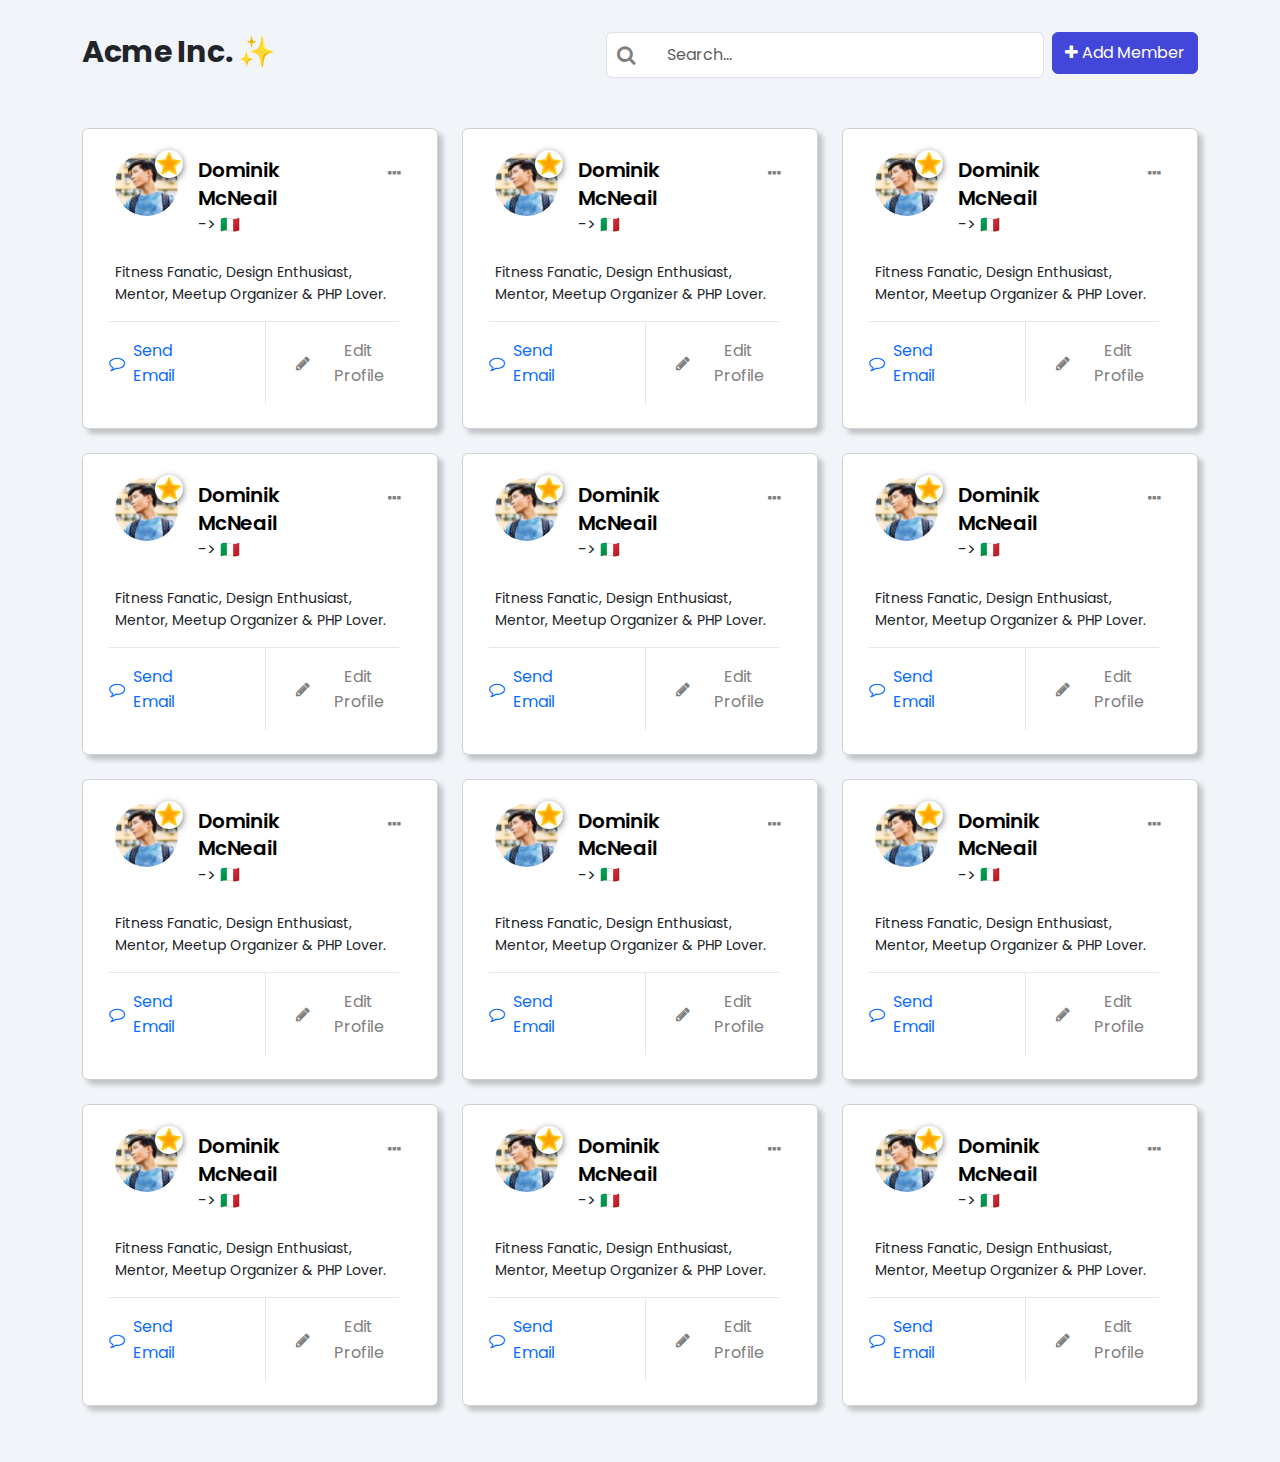
<file: dashboard/index.html>
<!DOCTYPE html>
<html lang="en">
    <head>
        <meta charset="UTF-8" />
        <meta http-equiv="X-UA-Compatible" content="IE=edge" />
        <meta name="viewport" content="width=device-width, initial-scale=1.0" />
        <!-- Latest compiled and minified CSS -->
        <link href="https://cdn.jsdelivr.net/npm/bootstrap@5.1.3/dist/css/bootstrap.min.css" rel="stylesheet" />
        <link rel="stylesheet" href="https://cdnjs.cloudflare.com/ajax/libs/font-awesome/4.7.0/css/font-awesome.min.css" />
        <link rel="stylesheet" href="./Assets/css/style.css" />
        <title>Dashboard</title>
    </head>
    <body>
        <section class="main-card-content">
            <div class="container">
                <div class="main-header">
                    <div class="header-title mb-3">
                        <h1>Acme Inc. ✨</h1>
                    </div>
                    <div class="header-fb">
                        <div class="header-form">
                            <form class="form-data">
                                <label for="action-search" class="label-search">Search</label>
                                <input id="action-search" class="form-control" type="search" placeholder="Search…" />
                                <button class="fa fa-search" type="submit" aria-label="Search"></button>
                            </form>
                        </div>
                        <div class="add-button">
                            <button class="btn"><span class="fa fa-plus"></span> <span> Add Member</span></button>
                        </div>
                    </div>
                </div>
                <div class="main-card">
                    <div class="row">
                        <div class="col-md-4 mb-4">
                            <div class="card">
                                <div class="card-body">
                                    <div class="card-header">
                                        <div class="card-images">
                                            <a href="#" class="image-link">
                                                <div class="star-img">
                                                    <img src="./Assets/images/star.png" class="img-fluid" />
                                                </div>
                                                <img src="./Assets/images/user-01.jpg" class="img-fluid rounded-circle" width="64" height="64" alt="User 01" />
                                            </a>
                                        </div>
                                        <div class="card-header-title">
                                            <a href="#">
                                                <h2 class="justify-content-center">Dominik McNeail</h2>
                                            </a>
                                            <div class="d-flex align-items-center"><span class="text-sm me-1">-&gt;</span> <span>🇮🇹</span></div>
                                        </div>
                                        <div class="dropdown-option">
                                            <span class="fa fa-ellipsis-h"></span>
                                            <div class="option">
                                                <ul class="list-unstyled">
                                                    <li>
                                                        <a>Option 1</a>
                                                    </li>
                                                    <li>
                                                        <a>Option 2</a>
                                                    </li>
                                                    <li>
                                                        <a class="text-danger text-decoration-none">Remove</a>
                                                    </li>
                                                </ul>
                                            </div>
                                        </div>
                                    </div>
                                    <div class="card-text">
                                        <div class="text-sm">
                                            Fitness Fanatic, Design Enthusiast, Mentor, Meetup Organizer & PHP Lover.
                                        </div>
                                    </div>
                                    <div class="card-footer">
                                        <div class="footer-button">
                                            <a href="#" class="text-decoration-none text-sm">
                                                <div class="d-flex align-items-center pt-3 pb-3 message"><span class="fa fa-comment-o me-2"></span> Send Email</div>
                                            </a>
                                            <a href="#" class="text-decoration-none text-sm">
                                                <div class="d-flex align-items-center pt-3 pb-3 profile"><span class="fa fa-pencil me-2"></span> Edit Profile</div>
                                            </a>
                                        </div>
                                    </div>
                                </div>
                            </div>
                        </div>
                        <div class="col-md-4 mb-4">
                            <div class="card">
                                <div class="card-body">
                                    <div class="card-header">
                                        <div class="card-images">
                                            <a href="#" class="image-link">
                                                <div class="star-img">
                                                    <img src="./Assets/images/star.png" class="img-fluid" />
                                                </div>
                                                <img src="./Assets/images/user-01.jpg" class="img-fluid" width="64" height="64" alt="User 01" />
                                            </a>
                                        </div>
                                        <div class="card-header-title">
                                            <a href="#">
                                                <h2 class="justify-content-center">Dominik McNeail</h2>
                                            </a>
                                            <div class="d-flex align-items-center"><span class="text-sm me-1">-&gt;</span> <span>🇮🇹</span></div>
                                        </div>
                                        <div class="dropdown-option">
                                            <span class="fa fa-ellipsis-h"></span>
                                            <div class="option">
                                                <ul class="list-unstyled">
                                                    <li>
                                                        <a>Option 1</a>
                                                    </li>
                                                    <li>
                                                        <a>Option 2</a>
                                                    </li>
                                                    <li>
                                                        <a class="text-danger text-decoration-none">Remove</a>
                                                    </li>
                                                </ul>
                                            </div>
                                        </div>
                                    </div>
                                    <div class="card-text">
                                        <div class="text-sm">
                                            Fitness Fanatic, Design Enthusiast, Mentor, Meetup Organizer & PHP Lover.
                                        </div>
                                    </div>
                                    <div class="card-footer">
                                        <div class="footer-button">
                                            <a href="#" class="text-decoration-none text-sm">
                                                <div class="d-flex align-items-center pt-3 pb-3 message"><span class="fa fa-comment-o me-2"></span> Send Email</div>
                                            </a>
                                            <a href="#" class="text-decoration-none text-sm">
                                                <div class="d-flex align-items-center pt-3 pb-3 profile"><span class="fa fa-pencil me-2"></span> Edit Profile</div>
                                            </a>
                                        </div>
                                    </div>
                                </div>
                            </div>
                        </div>
                        <div class="col-md-4 mb-4">
                            <div class="card">
                                <div class="card-body">
                                    <div class="card-header">
                                        <div class="card-images">
                                            <a href="#" class="image-link">
                                                <div class="star-img">
                                                    <img src="./Assets/images/star.png" class="img-fluid" />
                                                </div>
                                                <img src="./Assets/images/user-01.jpg" class="img-fluid" width="64" height="64" alt="User 01" />
                                            </a>
                                        </div>
                                        <div class="card-header-title">
                                            <a href="#">
                                                <h2 class="justify-content-center">Dominik McNeail</h2>
                                            </a>
                                            <div class="d-flex align-items-center"><span class="text-sm me-1">-&gt;</span> <span>🇮🇹</span></div>
                                        </div>
                                        <div class="dropdown-option">
                                            <span class="fa fa-ellipsis-h"></span>
                                            <div class="option">
                                                <ul class="list-unstyled">
                                                    <li>
                                                        <a>Option 1</a>
                                                    </li>
                                                    <li>
                                                        <a>Option 2</a>
                                                    </li>
                                                    <li>
                                                        <a class="text-danger text-decoration-none">Remove</a>
                                                    </li>
                                                </ul>
                                            </div>
                                        </div>
                                    </div>
                                    <div class="card-text">
                                        <div class="text-sm">
                                            Fitness Fanatic, Design Enthusiast, Mentor, Meetup Organizer & PHP Lover.
                                        </div>
                                    </div>
                                    <div class="card-footer">
                                        <div class="footer-button">
                                            <a href="#" class="text-decoration-none text-sm">
                                                <div class="d-flex align-items-center pt-3 pb-3 message"><span class="fa fa-comment-o me-2"></span> Send Email</div>
                                            </a>
                                            <a href="#" class="text-decoration-none text-sm">
                                                <div class="d-flex align-items-center pt-3 pb-3 profile"><span class="fa fa-pencil me-2"></span> Edit Profile</div>
                                            </a>
                                        </div>
                                    </div>
                                </div>
                            </div>
                        </div>
                        <div class="col-md-4 mb-4">
                            <div class="card">
                                <div class="card-body">
                                    <div class="card-header">
                                        <div class="card-images">
                                            <a href="#" class="image-link">
                                                <div class="star-img">
                                                    <img src="./Assets/images/star.png" class="img-fluid" />
                                                </div>
                                                <img src="./Assets/images/user-01.jpg" class="img-fluid" width="64" height="64" alt="User 01" />
                                            </a>
                                        </div>
                                        <div class="card-header-title">
                                            <a href="#">
                                                <h2 class="justify-content-center">Dominik McNeail</h2>
                                            </a>
                                            <div class="d-flex align-items-center"><span class="text-sm me-1">-&gt;</span> <span>🇮🇹</span></div>
                                        </div>
                                        <div class="dropdown-option">
                                            <span class="fa fa-ellipsis-h"></span>
                                            <div class="option">
                                                <ul class="list-unstyled">
                                                    <li>
                                                        <a>Option 1</a>
                                                    </li>
                                                    <li>
                                                        <a>Option 2</a>
                                                    </li>
                                                    <li>
                                                        <a class="text-danger text-decoration-none">Remove</a>
                                                    </li>
                                                </ul>
                                            </div>
                                        </div>
                                    </div>
                                    <div class="card-text">
                                        <div class="text-sm">
                                            Fitness Fanatic, Design Enthusiast, Mentor, Meetup Organizer & PHP Lover.
                                        </div>
                                    </div>
                                    <div class="card-footer">
                                        <div class="footer-button">
                                            <a href="#" class="text-decoration-none text-sm">
                                                <div class="d-flex align-items-center pt-3 pb-3 message"><span class="fa fa-comment-o me-2"></span> Send Email</div>
                                            </a>
                                            <a href="#" class="text-decoration-none text-sm">
                                                <div class="d-flex align-items-center pt-3 pb-3 profile"><span class="fa fa-pencil me-2"></span> Edit Profile</div>
                                            </a>
                                        </div>
                                    </div>
                                </div>
                            </div>
                        </div>
                        <div class="col-md-4 mb-4">
                            <div class="card">
                                <div class="card-body">
                                    <div class="card-header">
                                        <div class="card-images">
                                            <a href="#" class="image-link">
                                                <div class="star-img">
                                                    <img src="./Assets/images/star.png" class="img-fluid" />
                                                </div>
                                                <img src="./Assets/images/user-01.jpg" class="img-fluid" width="64" height="64" alt="User 01" />
                                            </a>
                                        </div>
                                        <div class="card-header-title">
                                            <a href="#">
                                                <h2 class="justify-content-center">Dominik McNeail</h2>
                                            </a>
                                            <div class="d-flex align-items-center"><span class="text-sm me-1">-&gt;</span> <span>🇮🇹</span></div>
                                        </div>
                                        <div class="dropdown-option">
                                            <span class="fa fa-ellipsis-h"></span>
                                            <div class="option">
                                                <ul class="list-unstyled">
                                                    <li>
                                                        <a>Option 1</a>
                                                    </li>
                                                    <li>
                                                        <a>Option 2</a>
                                                    </li>
                                                    <li>
                                                        <a class="text-danger text-decoration-none">Remove</a>
                                                    </li>
                                                </ul>
                                            </div>
                                        </div>
                                    </div>
                                    <div class="card-text">
                                        <div class="text-sm">
                                            Fitness Fanatic, Design Enthusiast, Mentor, Meetup Organizer & PHP Lover.
                                        </div>
                                    </div>
                                    <div class="card-footer">
                                        <div class="footer-button">
                                            <a href="#" class="text-decoration-none text-sm">
                                                <div class="d-flex align-items-center pt-3 pb-3 message"><span class="fa fa-comment-o me-2"></span> Send Email</div>
                                            </a>
                                            <a href="#" class="text-decoration-none text-sm">
                                                <div class="d-flex align-items-center pt-3 pb-3 profile"><span class="fa fa-pencil me-2"></span> Edit Profile</div>
                                            </a>
                                        </div>
                                    </div>
                                </div>
                            </div>
                        </div>
                        <div class="col-md-4 mb-4">
                            <div class="card">
                                <div class="card-body">
                                    <div class="card-header">
                                        <div class="card-images">
                                            <a href="#" class="image-link">
                                                <div class="star-img">
                                                    <img src="./Assets/images/star.png" class="img-fluid" />
                                                </div>
                                                <img src="./Assets/images/user-01.jpg" class="img-fluid" width="64" height="64" alt="User 01" />
                                            </a>
                                        </div>
                                        <div class="card-header-title">
                                            <a href="#">
                                                <h2 class="justify-content-center">Dominik McNeail</h2>
                                            </a>
                                            <div class="d-flex align-items-center"><span class="text-sm me-1">-&gt;</span> <span>🇮🇹</span></div>
                                        </div>
                                        <div class="dropdown-option">
                                            <span class="fa fa-ellipsis-h"></span>
                                            <div class="option">
                                                <ul class="list-unstyled">
                                                    <li>
                                                        <a>Option 1</a>
                                                    </li>
                                                    <li>
                                                        <a>Option 2</a>
                                                    </li>
                                                    <li>
                                                        <a class="text-danger text-decoration-none">Remove</a>
                                                    </li>
                                                </ul>
                                            </div>
                                        </div>
                                    </div>
                                    <div class="card-text">
                                        <div class="text-sm">
                                            Fitness Fanatic, Design Enthusiast, Mentor, Meetup Organizer & PHP Lover.
                                        </div>
                                    </div>
                                    <div class="card-footer">
                                        <div class="footer-button">
                                            <a href="#" class="text-decoration-none text-sm">
                                                <div class="d-flex align-items-center pt-3 pb-3 message"><span class="fa fa-comment-o me-2"></span> Send Email</div>
                                            </a>
                                            <a href="#" class="text-decoration-none text-sm">
                                                <div class="d-flex align-items-center pt-3 pb-3 profile"><span class="fa fa-pencil me-2"></span> Edit Profile</div>
                                            </a>
                                        </div>
                                    </div>
                                </div>
                            </div>
                        </div>
                        <div class="col-md-4 mb-4">
                            <div class="card">
                                <div class="card-body">
                                    <div class="card-header">
                                        <div class="card-images">
                                            <a href="#" class="image-link">
                                                <div class="star-img">
                                                    <img src="./Assets/images/star.png" class="img-fluid" />
                                                </div>
                                                <img src="./Assets/images/user-01.jpg" class="img-fluid" width="64" height="64" alt="User 01" />
                                            </a>
                                        </div>
                                        <div class="card-header-title">
                                            <a href="#">
                                                <h2 class="justify-content-center">Dominik McNeail</h2>
                                            </a>
                                            <div class="d-flex align-items-center"><span class="text-sm me-1">-&gt;</span> <span>🇮🇹</span></div>
                                        </div>
                                        <div class="dropdown-option">
                                            <span class="fa fa-ellipsis-h"></span>
                                            <div class="option">
                                                <ul class="list-unstyled">
                                                    <li>
                                                        <a>Option 1</a>
                                                    </li>
                                                    <li>
                                                        <a>Option 2</a>
                                                    </li>
                                                    <li>
                                                        <a class="text-danger text-decoration-none">Remove</a>
                                                    </li>
                                                </ul>
                                            </div>
                                        </div>
                                    </div>
                                    <div class="card-text">
                                        <div class="text-sm">
                                            Fitness Fanatic, Design Enthusiast, Mentor, Meetup Organizer & PHP Lover.
                                        </div>
                                    </div>
                                    <div class="card-footer">
                                        <div class="footer-button">
                                            <a href="#" class="text-decoration-none text-sm">
                                                <div class="d-flex align-items-center pt-3 pb-3 message"><span class="fa fa-comment-o me-2"></span> Send Email</div>
                                            </a>
                                            <a href="#" class="text-decoration-none text-sm">
                                                <div class="d-flex align-items-center pt-3 pb-3 profile"><span class="fa fa-pencil me-2"></span> Edit Profile</div>
                                            </a>
                                        </div>
                                    </div>
                                </div>
                            </div>
                        </div>
                        <div class="col-md-4 mb-4">
                            <div class="card">
                                <div class="card-body">
                                    <div class="card-header">
                                        <div class="card-images">
                                            <a href="#" class="image-link">
                                                <div class="star-img">
                                                    <img src="./Assets/images/star.png" class="img-fluid" />
                                                </div>
                                                <img src="./Assets/images/user-01.jpg" class="img-fluid" width="64" height="64" alt="User 01" />
                                            </a>
                                        </div>
                                        <div class="card-header-title">
                                            <a href="#">
                                                <h2 class="justify-content-center">Dominik McNeail</h2>
                                            </a>
                                            <div class="d-flex align-items-center"><span class="text-sm me-1">-&gt;</span> <span>🇮🇹</span></div>
                                        </div>
                                        <div class="dropdown-option">
                                            <span class="fa fa-ellipsis-h"></span>
                                            <div class="option">
                                                <ul class="list-unstyled">
                                                    <li>
                                                        <a>Option 1</a>
                                                    </li>
                                                    <li>
                                                        <a>Option 2</a>
                                                    </li>
                                                    <li>
                                                        <a class="text-danger text-decoration-none">Remove</a>
                                                    </li>
                                                </ul>
                                            </div>
                                        </div>
                                    </div>
                                    <div class="card-text">
                                        <div class="text-sm">
                                            Fitness Fanatic, Design Enthusiast, Mentor, Meetup Organizer & PHP Lover.
                                        </div>
                                    </div>
                                    <div class="card-footer">
                                        <div class="footer-button">
                                            <a href="#" class="text-decoration-none text-sm">
                                                <div class="d-flex align-items-center pt-3 pb-3 message"><span class="fa fa-comment-o me-2"></span> Send Email</div>
                                            </a>
                                            <a href="#" class="text-decoration-none text-sm">
                                                <div class="d-flex align-items-center pt-3 pb-3 profile"><span class="fa fa-pencil me-2"></span> Edit Profile</div>
                                            </a>
                                        </div>
                                    </div>
                                </div>
                            </div>
                        </div>
                        <div class="col-md-4 mb-4">
                            <div class="card">
                                <div class="card-body">
                                    <div class="card-header">
                                        <div class="card-images">
                                            <a href="#" class="image-link">
                                                <div class="star-img">
                                                    <img src="./Assets/images/star.png" class="img-fluid" />
                                                </div>
                                                <img src="./Assets/images/user-01.jpg" class="img-fluid" width="64" height="64" alt="User 01" />
                                            </a>
                                        </div>
                                        <div class="card-header-title">
                                            <a href="#">
                                                <h2 class="justify-content-center">Dominik McNeail</h2>
                                            </a>
                                            <div class="d-flex align-items-center"><span class="text-sm me-1">-&gt;</span> <span>🇮🇹</span></div>
                                        </div>
                                        <div class="dropdown-option">
                                            <span class="fa fa-ellipsis-h"></span>
                                            <div class="option">
                                                <ul class="list-unstyled">
                                                    <li>
                                                        <a>Option 1</a>
                                                    </li>
                                                    <li>
                                                        <a>Option 2</a>
                                                    </li>
                                                    <li>
                                                        <a class="text-danger text-decoration-none">Remove</a>
                                                    </li>
                                                </ul>
                                            </div>
                                        </div>
                                    </div>
                                    <div class="card-text">
                                        <div class="text-sm">
                                            Fitness Fanatic, Design Enthusiast, Mentor, Meetup Organizer & PHP Lover.
                                        </div>
                                    </div>
                                    <div class="card-footer">
                                        <div class="footer-button">
                                            <a href="#" class="text-decoration-none text-sm">
                                                <div class="d-flex align-items-center pt-3 pb-3 message"><span class="fa fa-comment-o me-2"></span> Send Email</div>
                                            </a>
                                            <a href="#" class="text-decoration-none text-sm">
                                                <div class="d-flex align-items-center pt-3 pb-3 profile"><span class="fa fa-pencil me-2"></span> Edit Profile</div>
                                            </a>
                                        </div>
                                    </div>
                                </div>
                            </div>
                        </div>
                        <div class="col-md-4 mb-4">
                            <div class="card">
                                <div class="card-body">
                                    <div class="card-header">
                                        <div class="card-images">
                                            <a href="#" class="image-link">
                                                <div class="star-img">
                                                    <img src="./Assets/images/star.png" class="img-fluid" />
                                                </div>
                                                <img src="./Assets/images/user-01.jpg" class="img-fluid" width="64" height="64" alt="User 01" />
                                            </a>
                                        </div>
                                        <div class="card-header-title">
                                            <a href="#">
                                                <h2 class="justify-content-center">Dominik McNeail</h2>
                                            </a>
                                            <div class="d-flex align-items-center"><span class="text-sm me-1">-&gt;</span> <span>🇮🇹</span></div>
                                        </div>
                                        <div class="dropdown-option">
                                            <span class="fa fa-ellipsis-h"></span>
                                            <div class="option">
                                                <ul class="list-unstyled">
                                                    <li>
                                                        <a>Option 1</a>
                                                    </li>
                                                    <li>
                                                        <a>Option 2</a>
                                                    </li>
                                                    <li>
                                                        <a class="text-danger text-decoration-none">Remove</a>
                                                    </li>
                                                </ul>
                                            </div>
                                        </div>
                                    </div>
                                    <div class="card-text">
                                        <div class="text-sm">
                                            Fitness Fanatic, Design Enthusiast, Mentor, Meetup Organizer & PHP Lover.
                                        </div>
                                    </div>
                                    <div class="card-footer">
                                        <div class="footer-button">
                                            <a href="#" class="text-decoration-none text-sm">
                                                <div class="d-flex align-items-center pt-3 pb-3 message"><span class="fa fa-comment-o me-2"></span> Send Email</div>
                                            </a>
                                            <a href="#" class="text-decoration-none text-sm">
                                                <div class="d-flex align-items-center pt-3 pb-3 profile"><span class="fa fa-pencil me-2"></span> Edit Profile</div>
                                            </a>
                                        </div>
                                    </div>
                                </div>
                            </div>
                        </div>
                        <div class="col-md-4 mb-4">
                            <div class="card">
                                <div class="card-body">
                                    <div class="card-header">
                                        <div class="card-images">
                                            <a href="#" class="image-link">
                                                <div class="star-img">
                                                    <img src="./Assets/images/star.png" class="img-fluid" />
                                                </div>
                                                <img src="./Assets/images/user-01.jpg" class="img-fluid" width="64" height="64" alt="User 01" />
                                            </a>
                                        </div>
                                        <div class="card-header-title">
                                            <a href="#">
                                                <h2 class="justify-content-center">Dominik McNeail</h2>
                                            </a>
                                            <div class="d-flex align-items-center"><span class="text-sm me-1">-&gt;</span> <span>🇮🇹</span></div>
                                        </div>
                                        <div class="dropdown-option">
                                            <span class="fa fa-ellipsis-h"></span>
                                            <div class="option">
                                                <ul class="list-unstyled">
                                                    <li>
                                                        <a>Option 1</a>
                                                    </li>
                                                    <li>
                                                        <a>Option 2</a>
                                                    </li>
                                                    <li>
                                                        <a class="text-danger text-decoration-none">Remove</a>
                                                    </li>
                                                </ul>
                                            </div>
                                        </div>
                                    </div>
                                    <div class="card-text">
                                        <div class="text-sm">
                                            Fitness Fanatic, Design Enthusiast, Mentor, Meetup Organizer & PHP Lover.
                                        </div>
                                    </div>
                                    <div class="card-footer">
                                        <div class="footer-button">
                                            <a href="#" class="text-decoration-none text-sm">
                                                <div class="d-flex align-items-center pt-3 pb-3 message"><span class="fa fa-comment-o me-2"></span> Send Email</div>
                                            </a>
                                            <a href="#" class="text-decoration-none text-sm">
                                                <div class="d-flex align-items-center pt-3 pb-3 profile"><span class="fa fa-pencil me-2"></span> Edit Profile</div>
                                            </a>
                                        </div>
                                    </div>
                                </div>
                            </div>
                        </div>
                        <div class="col-md-4 mb-4">
                            <div class="card">
                                <div class="card-body">
                                    <div class="card-header">
                                        <div class="card-images">
                                            <a href="#" class="image-link">
                                                <div class="star-img">
                                                    <img src="./Assets/images/star.png" class="img-fluid" />
                                                </div>
                                                <img src="./Assets/images/user-01.jpg" class="img-fluid" width="64" height="64" alt="User 01" />
                                            </a>
                                        </div>
                                        <div class="card-header-title">
                                            <a href="#">
                                                <h2 class="justify-content-center">Dominik McNeail</h2>
                                            </a>
                                            <div class="d-flex align-items-center"><span class="text-sm me-1">-&gt;</span> <span>🇮🇹</span></div>
                                        </div>
                                        <div class="dropdown-option">
                                            <span class="fa fa-ellipsis-h"></span>
                                            <div class="option">
                                                <ul class="list-unstyled">
                                                    <li>
                                                        <a>Option 1</a>
                                                    </li>
                                                    <li>
                                                        <a>Option 2</a>
                                                    </li>
                                                    <li>
                                                        <a class="text-danger text-decoration-none">Remove</a>
                                                    </li>
                                                </ul>
                                            </div>
                                        </div>
                                    </div>
                                    <div class="card-text">
                                        <div class="text-sm">
                                            Fitness Fanatic, Design Enthusiast, Mentor, Meetup Organizer & PHP Lover.
                                        </div>
                                    </div>
                                    <div class="card-footer">
                                        <div class="footer-button">
                                            <a href="#" class="text-decoration-none text-sm">
                                                <div class="d-flex align-items-center pt-3 pb-3 message"><span class="fa fa-comment-o me-2"></span> Send Email</div>
                                            </a>
                                            <a href="#" class="text-decoration-none text-sm">
                                                <div class="d-flex align-items-center pt-3 pb-3 profile"><span class="fa fa-pencil me-2"></span> Edit Profile</div>
                                            </a>
                                        </div>
                                    </div>
                                </div>
                            </div>
                        </div>
                    </div>
                </div>
            </div>
        </section>

        <!-- Latest compiled JavaScript -->
        <script src="https://cdn.jsdelivr.net/npm/bootstrap@5.1.3/dist/js/bootstrap.bundle.min.js"></script>
    </body>
</html>
</file>
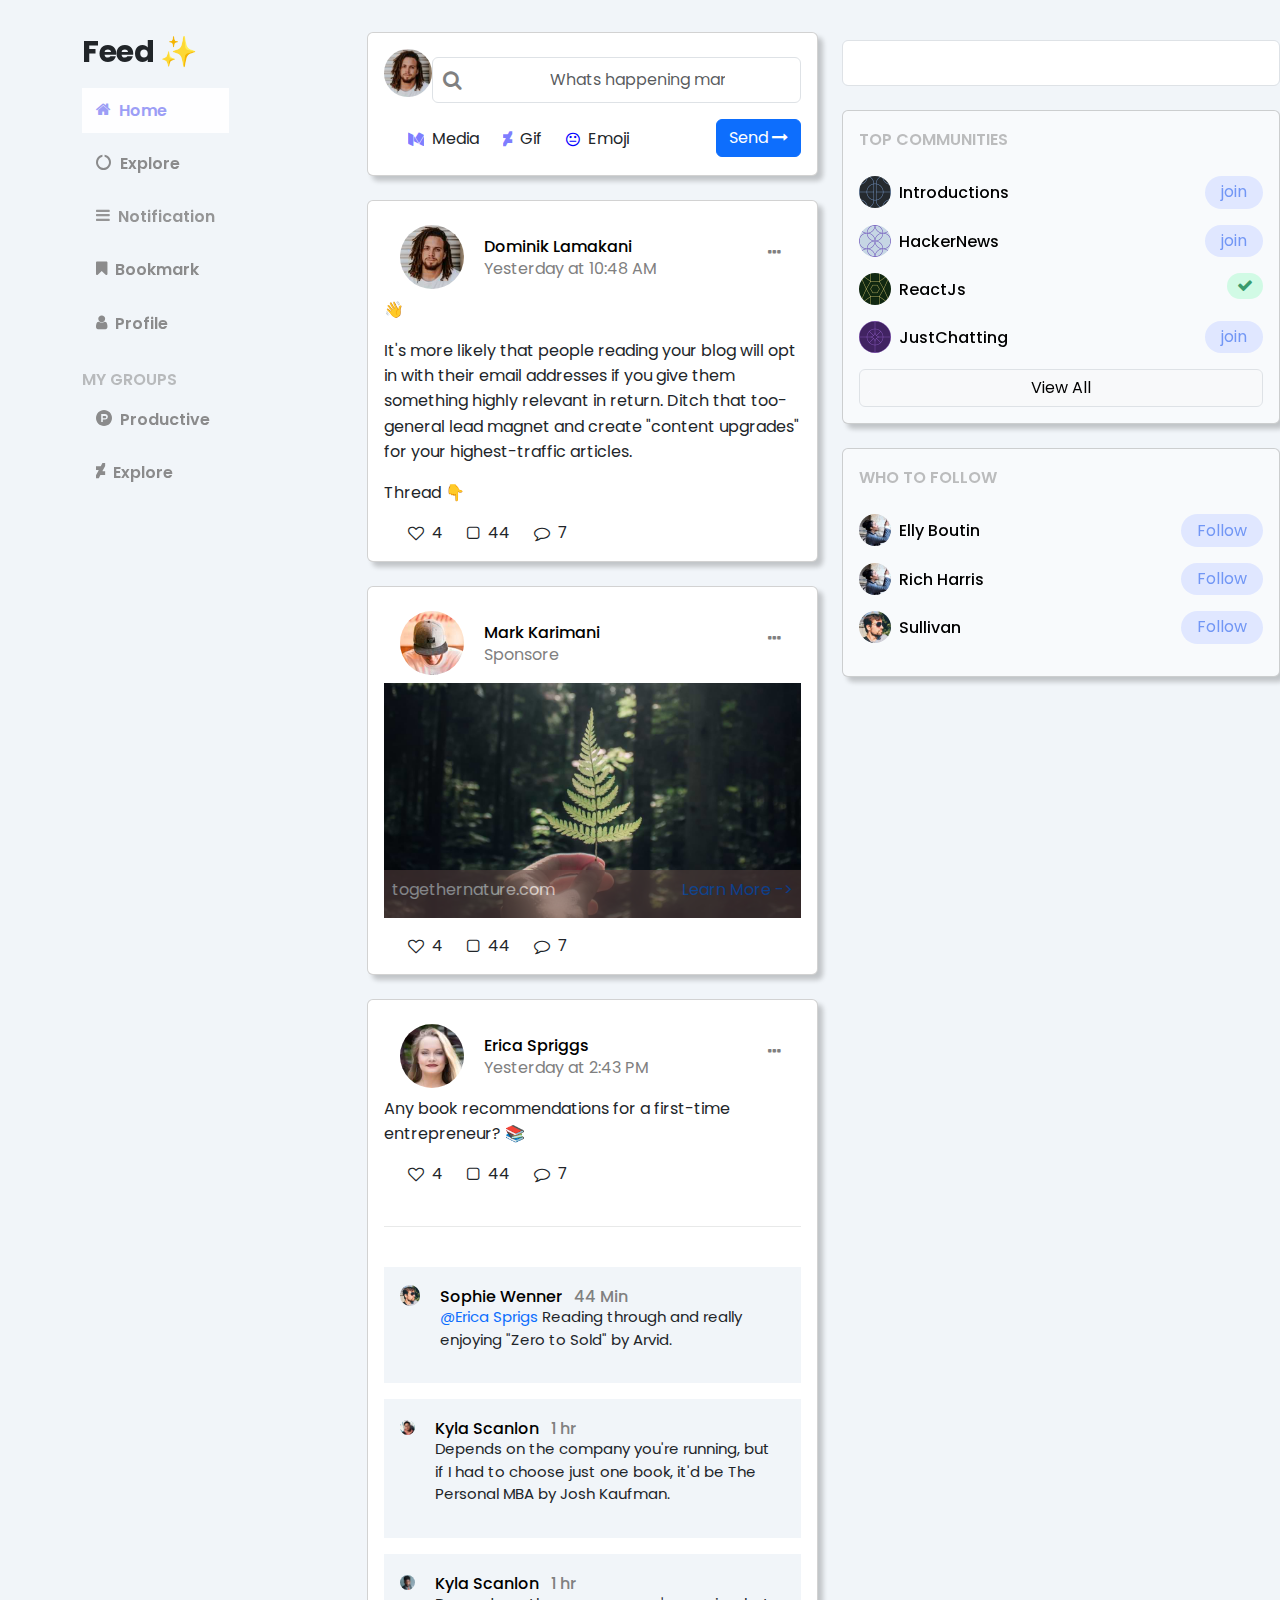
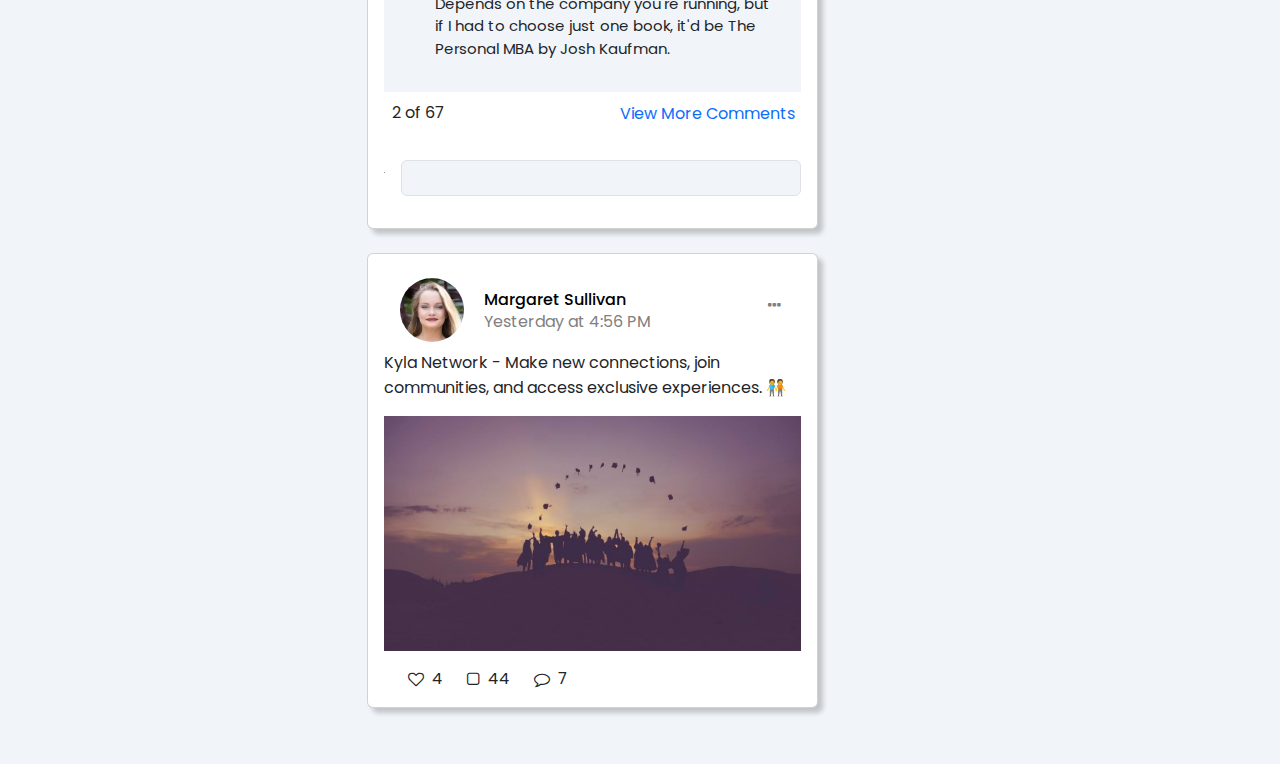
<file: dashboard/feed.html>
<!DOCTYPE html>
<html lang="en">
    <head>
        <meta charset="UTF-8" />
        <meta http-equiv="X-UA-Compatible" content="IE=edge" />
        <meta name="viewport" content="width=device-width, initial-scale=1.0" />
        <!-- Latest compiled and minified CSS -->
        <link href="https://cdn.jsdelivr.net/npm/bootstrap@5.1.3/dist/css/bootstrap.min.css" rel="stylesheet" />
        <link rel="stylesheet" href="https://cdnjs.cloudflare.com/ajax/libs/font-awesome/4.7.0/css/font-awesome.min.css" />
        <link rel="stylesheet" href="./Assets/css/style.css" />
        <title>Dashboard</title>
    </head>
    <body>
        <section class="main-card-content">
            <div class="container">
                <div class="row">
                    <div class="col-md-3">
                        <div class="sidebar">
                        <div class="header-title mb-3">
                            <h1>Feed ✨</h1>
                        </div>
                        <div class="sidebar-list mb-4">
                            <ul class="list-unstyled">
                                <li class="mb-2 sidebar-button">
                                    <div class=" side-text active d-flex">
                                        <div class="sidebar-icon">
                                            <span class="fa fa-home me-2"></span>
                                        </div>
                                        <div class="sidebar-text">
                                            <span class="text-sm fw">Home</span>
                                    </div>
                                </li>
                                <li class=" sidebar-button mb-2">
                                    <div class="side-text d-flex">
                                        <div class="sidebar-icon">
                                            <span class="fa fa-circle-o-notch me-2"></span>
                                        </div>
                                        <div class="sidebar-text">
                                            <span class="text-sm fw">Explore</span>
                                      </div>
                                    </div>  
                                </li>
                                <li class=" sidebar-button mb-2">
                                    <div class=" side-text sidebar-button d-flex">
                                        <div class="sidebar-icon">
                                            <span class="fa fa-bars me-2"></span>
                                        </div>
                                        <div class="sidebar-text">
                                            <span class="text-sm fw">Notification</span>
                                      </div>
                                    </div>  
                                </li>
                                <li class=" sidebar-button mb-2">
                                    <div class="side-text d-flex">
                                        <div class="sidebar-icon">
                                            <span class="fa fa-bookmark me-2"></span>
                                        </div>
                                        <div class="sidebar-text">
                                            <span class="text-sm fw">Bookmark</span>
                                      </div>
                                    </div>  
                                </li>
                                <li class=" sidebar-button mb-2">
                                    <div class="side-text d-flex">
                                        <div class="sidebar-icon">
                                            <span class="fa fa-user me-2"></span>
                                        </div>
                                        <div class="sidebar-text">
                                            <span class="text-sm fw">Profile</span>
                                      </div>
                                    </div>  
                                </li>
                            </ul>
                        </div>
                        <div class="group-header">
                            <h3 class="text-uppercase fw opac">My Groups</h3>
                        </div>
                        <div class="sidebar-list mb-4">
                            <ul class="list-unstyled">
                                <li class="mb-2 sidebar-button">
                                    <div class=" side-text d-flex">
                                        <div class="sidebar-icon">
                                            <span class="fa fa-product-hunt me-2"></span>
                                        </div>
                                        <div class="sidebar-text">
                                            <span class="text-sm fw">Productive</span>
                                    </div>
                                </li>
                                <li class=" sidebar-button mb-2">
                                    <div class="side-text d-flex">
                                        <div class="sidebar-icon">
                                            <span class="fa fa-deviantart me-2"></span>
                                        </div>
                                        <div class="sidebar-text">
                                            <span class="text-sm fw">Explore</span>
                                      </div>
                                    </div>  
                                </li>
                            </ul>
                        </div>
                        </div>
                    </div>
                    <div class="col-md-5">
                        <div class="card mb-4">
                            <div class="card-body">
                                <div class="user-header d-flex justify-content-around mb-3">
                                    <div class="user-img">
                                        <img src="./Assets/images/user-02.jpg" class="img-fluid rounded-circle" height="64" width="64">
                                    </div>
                                    <div class="header-form mt-2">
                                        <form class="form-data">
                                            <label for="action-search" class="label-search">Search</label>
                                            <input id="action-search" class="form-control form1" type="search" placeholder="Whats happening mark?" />
                                            <button class="fa fa-search" type="submit" aria-label="Search"></button>
                                        </form>
                                    </div>
                                </div>
                                 <div class="icon-btn d-flex justify-content-between flex-wrap">
                                     <div class="multi-icon d-flex justify-content-between mb-2 mt-2">
                                         <div class="m-icon d-flex ms-4">
                                             <div class="fa fa-medium me-2 mt-1 ic opac"></div>
                                             <div class="icon-text">
                                                 <span>Media</span>
                                             </div>
                                         </div>
                                         <div class="m-icon d-flex ms-4">
                                            <div class="fa fa-deviantart me-2 mt-1 ic opac"></div>
                                            <div class="icon-text">
                                                <span>Gif</span>
                                            </div>
                                        </div>
                                        <div class="m-icon d-flex ms-4">
                                            <div class="fa fa-meh-o me-2 mt-1 ic"></div>
                                            <div class="icon-text">
                                                <span>Emoji</span>
                                            </div>
                                        </div>
                                     </div>
                                     <div class="send-btn">
                                         <button class="btn btn-primary ms-4 ms-md-0">Send <span class="fa fa-long-arrow-right"></span></button> 
                                     </div>
                                 </div>
                            </div>
                        </div>
                        <div class="card mb-4">
                            <div class="card-body">
                                <div class="card-header justify-content-between">
                                    <div class="card-images">
                                        <a href="#" class="image-link">
                                        
                                            <img src="./Assets/images/user-02.jpg" class="img-fluid rounded-circle" width="64" height="64" alt="User 01" />
                                        </a>
                                        <div class="card-header-title">
                                            <a href="#">
                                                <h3 class="justify-content-center mt-2 text-black mb-0">Dominik Lamakani</h3>
                                            </a>
                                            <div class="d-flex align-items-center"><span class="text-gray text-sm">Yesterday at 10:48 AM</span></div>
                                        </div> 
                                        
                                    </div>
                                  
                                    <!-- <div class="card-header-title">
                                        <a href="#">
                                            <h2 class="justify-content-center">Dominik Lamakani</h2>
                                        </a>
                                        <div class="d-flex align-items-center"><span class="text-sm me-1">-&gt;</span> <span>🇮🇹</span></div>
                                    </div> -->
                                    <div class="dropdown-option mt-3">
                                        <span class="fa fa-ellipsis-h"></span>
                                        <div class="option">
                                            <ul class="list-unstyled">
                                                <li>
                                                    <a>Option 1</a>
                                                </li>
                                                <li>
                                                    <a>Option 2</a>
                                                </li>
                                                <li>
                                                    <a class="text-danger text-decoration-none">Remove</a>
                                                </li>
                                            </ul>
                                        </div>
                                    </div>
                                </div>
                                <div class="card-image">
                                    <div class="text-sm">
                                        <p>
                                            👋
                                        </p>
                                        <p>
                                            It's more likely that people reading your blog will opt in with their email addresses if you give them something highly relevant in return. 
                                            Ditch that too-general lead magnet and create "content upgrades" for your highest-traffic articles.
                                        </p>
                                        <p>
                                            Thread 👇
                                        </p>
                                    </div>
                                </div>
                                <div class="multi-icon d-flex mt-2">
                                    <div class="m-icon d-flex ms-4">
                                        <div class="fa fa-heart-o me-2 mt-1 "></div>
                                        <div class="icon-text">
                                            <span>4</span>
                                        </div>
                                    </div>
                                    <div class="m-icon d-flex ms-4">
                                       <div class="fa fa-square-o me-2 mt-1 "></div>
                                       <div class="icon-text">
                                           <span>44</span>
                                       </div>
                                   </div>
                                   <div class="m-icon d-flex ms-4">
                                       <div class="fa fa-comment-o me-2 mt-1 "></div>
                                       <div class="icon-text">
                                           <span>7</span>
                                       </div>
                                   </div>
                                </div>
                                
                            </div>
                        </div>
                        <div class="card mb-4">
                            <div class="card-body">
                                <div class="card-header justify-content-between">
                                    <div class="card-images">
                                        <a href="#" class="image-link">
                                        
                                            <img src="./Assets/images/user-06.jpg" class="img-fluid rounded-circle" width="64" height="64" alt="User 01" />
                                        </a>
                                        <div class="card-header-title">
                                            <a href="#">
                                                <h3 class="justify-content-center mt-2 text-black mb-0">Mark Karimani</h3>
                                            </a>
                                            <div class="d-flex align-items-center"><span class="text-gray text-sm">Sponsore</span></div>
                                        </div> 
                                        
                                    </div>
                                  
                                    <!-- <div class="card-header-title">
                                        <a href="#">
                                            <h2 class="justify-content-center">Dominik Lamakani</h2>
                                        </a>
                                        <div class="d-flex align-items-center"><span class="text-sm me-1">-&gt;</span> <span>🇮🇹</span></div>
                                    </div> -->
                                    <div class="dropdown-option mt-3">
                                        <span class="fa fa-ellipsis-h"></span>
                                        <div class="option">
                                            <ul class="list-unstyled">
                                                <li>
                                                    <a>Option 1</a>
                                                </li>
                                                <li>
                                                    <a>Option 2</a>
                                                </li>
                                                <li>
                                                    <a class="text-danger text-decoration-none">Remove</a>
                                                </li>
                                            </ul>
                                        </div>
                                    </div>
                                </div>
                                <!-- <div class="card-text">
                                    <div class="text-sm">
                                        <p>
                                            👋
                                        </p>
                                        <p>
                                            It's more likely that people reading your blog will opt in with their email addresses if you give them something highly relevant in return. 
                                            Ditch that too-general lead magnet and create "content upgrades" for your highest-traffic articles.
                                        </p>
                                        <p>
                                            Thread 👇
                                        </p>
                                    </div>
                                </div> -->
                                <div class="card-image position-relative mb-3">
                                    <img src="./Assets/images/feed-image-01.jpg" class="img-fluid">
                                    <div class="position-bsolute d-flex justify-content-between img-link pt-2 pe-2 ps-2 opac">
                                        <div class="text-white">togethernature.com</div>
                                        <a href="#" class="text-decoration-none ">Learn More -></a>
                                    </div>
                                </div>
                                <div class="multi-icon d-flex mt-2">
                                    <div class="m-icon d-flex ms-4">
                                        <div class="fa fa-heart-o me-2 mt-1 "></div>
                                        <div class="icon-text">
                                            <span>4</span>
                                        </div>
                                    </div>
                                    <div class="m-icon d-flex ms-4">
                                       <div class="fa fa-square-o me-2 mt-1 "></div>
                                       <div class="icon-text">
                                           <span>44</span>
                                       </div>
                                   </div>
                                   <div class="m-icon d-flex ms-4">
                                       <div class="fa fa-comment-o me-2 mt-1 "></div>
                                       <div class="icon-text">
                                           <span>7</span>
                                       </div>
                                   </div>
                                </div>
                                
                            </div>
                        </div>
                        <div class="card mb-4">
                            <div class="card-body">
                                <div class="card-header justify-content-between">
                                    <div class="card-images">
                                        <a href="#" class="image-link">
                                        
                                            <img src="./Assets/images/user-09.jpg" class="img-fluid rounded-circle" width="64" height="64" alt="User 01" />
                                        </a>
                                        <div class="card-header-title">
                                            <a href="#">
                                                <h3 class="justify-content-center mt-2 text-black mb-0">Erica Spriggs</h3>
                                            </a>
                                            <div class="d-flex align-items-center"><span class="text-gray text-sm">Yesterday at 2:43 PM</span></div>
                                        </div> 
                                        
                                    </div>
                                  
                                    <!-- <div class="card-header-title">
                                        <a href="#">
                                            <h2 class="justify-content-center">Dominik Lamakani</h2>
                                        </a>
                                        <div class="d-flex align-items-center"><span class="text-sm me-1">-&gt;</span> <span>🇮🇹</span></div>
                                    </div> -->
                                    <div class="dropdown-option mt-3">
                                        <span class="fa fa-ellipsis-h"></span>
                                        <div class="option">
                                            <ul class="list-unstyled">
                                                <li>
                                                    <a>Option 1</a>
                                                </li>
                                                <li>
                                                    <a>Option 2</a>
                                                </li>
                                                <li>
                                                    <a class="text-danger text-decoration-none">Remove</a>
                                                </li>
                                            </ul>
                                        </div>
                                    </div>
                                </div>
                                <div class="text-sm">
                                    <p>
                                        Any book recommendations for a first-time entrepreneur? 📚
                                    </p>
                                </div>
                                <div class="multi-icon d-flex mt-2">
                                    <div class="m-icon d-flex ms-4">
                                        <div class="fa fa-heart-o me-2 mt-1 "></div>
                                        <div class="icon-text">
                                            <span>4</span>
                                        </div>
                                    </div>
                                    <div class="m-icon d-flex ms-4">
                                       <div class="fa fa-square-o me-2 mt-1 "></div>
                                       <div class="icon-text">
                                           <span>44</span>
                                       </div>
                                   </div>
                                   <div class="m-icon d-flex ms-4">
                                       <div class="fa fa-comment-o me-2 mt-1 "></div>
                                       <div class="icon-text">
                                           <span>7</span>
                                       </div>
                                   </div>
                                </div>
                                <hr class="horizon" />
                                <div class="user-comment mb-3">
                                    <div class="card-images p-3">
                                        <a href="#" class="image-link">
                                        
                                            <img src="./Assets/images/user-04.jpg" class="img-fluid rounded-circle" width="32" height="32" alt="User 01" />
                                        </a>
                                        <div class="card-header-title">
                                            <a href="#">
                                                <h3 class="justify-content-center  text-black mb-0">Sophie Wenner <span class="text-gray ms-2">44 Min</span> </h3>
                                            
                                            </a>
                                            <div class="d-flex align-items-center">
                                                <p><a href="#">@Erica Sprigs</a> Reading through and really enjoying "Zero to Sold" by Arvid.</p>
                                                
                                            </div>
                                        </div> 
                                        
                                    </div>

                                </div>
                                <div class="user-comment mb-3">
                                    <div class="card-images p-3">
                                        <a href="#" class="image-link">
                                        
                                            <img src="./Assets/images/user-11.jpg" class="img-fluid rounded-circle" width="40" height="40" alt="User 01" />
                                        </a>
                                        <div class="card-header-title">
                                            <a href="#">
                                                <h3 class="justify-content-center  text-black mb-0">Kyla Scanlon <span class="text-gray ms-2">1 hr</span> </h3>
                                            
                                            </a>
                                            <div class="d-flex align-items-center">
                                                <p>Depends on the company you're running, but if I had to choose just one book, it'd be The Personal MBA by Josh Kaufman.</p>
                                                
                                            </div>
                                        </div> 
                                        
                                    </div>

                                </div>
                                <div class="user-comment mb-2">
                                    <div class="card-images p-3">
                                        <a href="#" class="image-link">
                                        
                                            <img src="./Assets/images/user-12.jpg" class="img-fluid rounded-circle" width="40" height="40" alt="User 01" />
                                        </a>
                                        <div class="card-header-title">
                                            <a href="#">
                                                <h3 class="justify-content-center  text-black mb-0">Kyla Scanlon <span class="text-gray ms-2">1 hr</span> </h3>
                                            
                                            </a>
                                            <div class="d-flex align-items-center">
                                                <p>Depends on the company you're running, but if I had to choose just one book, it'd be The Personal MBA by Josh Kaufman.</p>
                                                
                                            </div>
                                        </div> 
                                        
                                    </div>

                                </div>
                                <div class="d-flex justify-content-between ps-2 mb-3">
                                    <div class="text-sm">
                                        <span>2</span>
                                        of
                                        <span>67</span>
                                    </div>
                                    <button class="text-sm border-0 bg-white"><a href="#" class="text-decoration-none">View More Comments</a></button>
                                </div>
                                <div class="user-header d-flex mb-3">
                                    <div class="user-img mt-3">
                                        <img src="./Assets/images/user-02.jpg" class="img-fluid rounded-circle" height="32" width="32">
                                    </div>
                                    <div class="header-form mt-2 ms-3">
                                        <form class="form-data">
                                            <label for="action-search" class="label-search">Search</label>
                                            <input id="action-search" class="form-control mt-2 form2" type="search" />
                                            
                                        </form>
                                    </div>
                                </div>
                            </div>
                            
                        </div>
                        <div class="card mb-4">
                            <div class="card-body">
                                <div class="card-header justify-content-between">
                                    <div class="card-images">
                                        <a href="#" class="image-link">
                                        
                                            <img src="./Assets/images/user-09.jpg" class="img-fluid rounded-circle" width="64" height="64" alt="User 01" />
                                        </a>
                                        <div class="card-header-title">
                                            <a href="#">
                                                <h3 class="justify-content-center mt-2 text-black mb-0">Margaret Sullivan</h3>                                                </h3>
                                            </a>
                                            <div class="d-flex align-items-center"><span class="text-gray text-sm">Yesterday at 4:56 PM</span></div>
                                        </div> 
                                        
                                    </div>
                                  
                                    <!-- <div class="card-header-title">
                                        <a href="#">
                                            <h2 class="justify-content-center">Dominik Lamakani</h2>
                                        </a>
                                        <div class="d-flex align-items-center"><span class="text-sm me-1">-&gt;</span> <span>🇮🇹</span></div>
                                    </div> -->
                                    <div class="dropdown-option mt-3">
                                        <span class="fa fa-ellipsis-h"></span>
                                        <div class="option">
                                            <ul class="list-unstyled">
                                                <li>
                                                    <a>Option 1</a>
                                                </li>
                                                <li>
                                                    <a>Option 2</a>
                                                </li>
                                                <li>
                                                    <a class="text-danger text-decoration-none">Remove</a>
                                                </li>
                                            </ul>
                                        </div>
                                    </div>
                                </div>
                                <div class="text-sm">
                                    <p>
                                        Kyla Network - Make new connections, join communities, and access exclusive experiences. 🧑‍🤝‍🧑
                                    </p>
                                </div>
                                <div class="card-image position-relative mb-3">
                                    <img src="./Assets/images/feed-image-02.jpg" class="img-fluid">
                                   
                                </div>
                                <div class="multi-icon d-flex mt-2">
                                    <div class="m-icon d-flex ms-4">
                                        <div class="fa fa-heart-o me-2 mt-1 "></div>
                                        <div class="icon-text">
                                            <span>4</span>
                                        </div>
                                    </div>
                                    <div class="m-icon d-flex ms-4">
                                       <div class="fa fa-square-o me-2 mt-1 "></div>
                                       <div class="icon-text">
                                           <span>44</span>
                                       </div>
                                   </div>
                                   <div class="m-icon d-flex ms-4">
                                       <div class="fa fa-comment-o me-2 mt-1 "></div>
                                       <div class="icon-text">
                                           <span>7</span>
                                       </div>
                                   </div>
                                </div>
                                
                            </div>
                        </div>

                    </div>
                    <div class="col-md-4">
                        <div class="sidebar">
                        <div class="header-form mt-2 mb-4">
                            <form class="form-data">
                                <label for="action-search" class="label-search">Search</label>
                                <input id="action-search" class="form-control mt-2" type="search" />
                                
                            </form>
                        </div>
                        <div class="card p-3 bg-card mb-4">
                            <div class="d-flex mb-4">
                                <div class="text-sm att text-gray opac">TOP COMMUNITIES</div>
                               
                            </div>
                            <ul class="list-unstyled">
                                <li class="mb-3">
                                    <div class="d-flex justify-content-between">
                                        <div class="d-flex align-items-start flex-grow-1">
                                            <div class="me-2 position-relative">
                                                <img src="./Assets/images/group-avatar-01.png" alt="user-1" class="img-fluid rounded-circle" height="32" width="32" />
                                            </div>
                                            <div class="c_name">
                                                <span class="text-sm">Introductions</span>
                                            </div>
                                        </div>
                                        <div class="invite_btn">
                                            <button class="btn ">join</button>
                                        </div>
                                    </div>
                                </li>
                                <li class="mb-3">
                                    <div class="d-flex justify-content-between">
                                        <div class="d-flex align-items-start flex-grow-1">
                                            <div class="me-2 position-relative">
                                                <img src="./Assets/images/group-avatar-02.png" alt="user-1" class="img-fluid rounded-circle" height="32" width="32" />
                                            </div>
                                            <div class="c_name">
                                                <span class="text-sm">HackerNews</span>
                                            </div>
                                        </div>
                                        <div class="invite_btn">
                                            <button class="btn">join</button>
                                        </div>
                                    </div>
                                </li>
                                <li class="mb-3">
                                    <div class="d-flex justify-content-between">
                                        <div class="d-flex align-items-start flex-grow-1">
                                            <div class="me-2 position-relative">
                                                <img src="./Assets/images/group-avatar-03.png" alt="user-1" class="img-fluid rounded-circle" height="32" width="32" />
                                            </div>
                                            <div class="c_name">
                                                <span class="text-sm">ReactJs</span>
                                            </div>
                                        </div>
                                        <div class="invite_btn">
                                            <button class="free_btn1"><span class="fa fa-check"></span></button>
                                        </div>
                                    </div>
                                </li>
                                <li class="">
                                    <div class="d-flex justify-content-between">
                                        <div class="d-flex align-items-start flex-grow-1">
                                            <div class="me-2 position-relative">
                                                <img src="./Assets/images/group-avatar-04.png" alt="user-1" class="img-fluid rounded-circle" height="32" width="32" />
                                            </div>
                                            <div class="c_name">
                                                <span class="text-sm">JustChatting</span>
                                            </div>
                                        </div>
                                        <div class="invite_btn">
                                            <button class="btn">join</button>
                                        </div>
                                    </div>
                                </li>
                            </ul>
                            <button class="btn btn-light border">View All</button>
                        </div>
                        <div class="card p-3 bg-card">
                            <div class="d-flex mb-4">
                                <div class="text-sm att text-gray opac text-uppercase">Who To Follow</div>
                               
                            </div>
                            <ul class="list-unstyled">
                                <li class="mb-3">
                                    <div class="d-flex justify-content-between">
                                        <div class="d-flex align-items-start flex-grow-1">
                                            <div class="me-2 position-relative">
                                                <img src="./Assets/images/user-03.jpg" alt="user-1" class="img-fluid rounded-circle" height="32" width="32" />
                                            </div>
                                            <div class="c_name">
                                                <span class="text-sm">Elly Boutin</span>
                                            </div>
                                        </div>
                                        <div class="invite_btn">
                                            <button class="btn ">Follow</button>
                                        </div>
                                    </div>
                                </li>
                                <li class="mb-3">
                                    <div class="d-flex justify-content-between">
                                        <div class="d-flex align-items-start flex-grow-1">
                                            <div class="me-2 position-relative">
                                                <img src="./Assets/images/user-03.jpg" alt="user-1" class="img-fluid rounded-circle" height="32" width="32" />
                                            </div>
                                            <div class="c_name">
                                                <span class="text-sm">Rich Harris</span>
                                            </div>
                                        </div>
                                        <div class="invite_btn">
                                            <button class="btn">Follow</button>
                                        </div>
                                    </div>
                                </li>
                               
                                <li class="">
                                    <div class="d-flex justify-content-between">
                                        <div class="d-flex align-items-start flex-grow-1">
                                            <div class="me-2 position-relative">
                                                <img src="./Assets/images/user-04.jpg" alt="user-1" class="img-fluid rounded-circle" height="32" width="32" />
                                            </div>
                                            <div class="c_name">
                                                <span class="text-sm">Sullivan</span>
                                            </div>
                                        </div>
                                        <div class="invite_btn">
                                            <button class="btn">Follow</button>
                                        </div>
                                    </div>
                                </li>
                            </ul>
                         
                        </div>
                        </div>
                    </div>
                </div>    
               
            </div>
        </section>

        <!-- Latest compiled JavaScript -->
        <script src="https://cdn.jsdelivr.net/npm/bootstrap@5.1.3/dist/js/bootstrap.bundle.min.js"></script>
    </body>
</html>
</file>
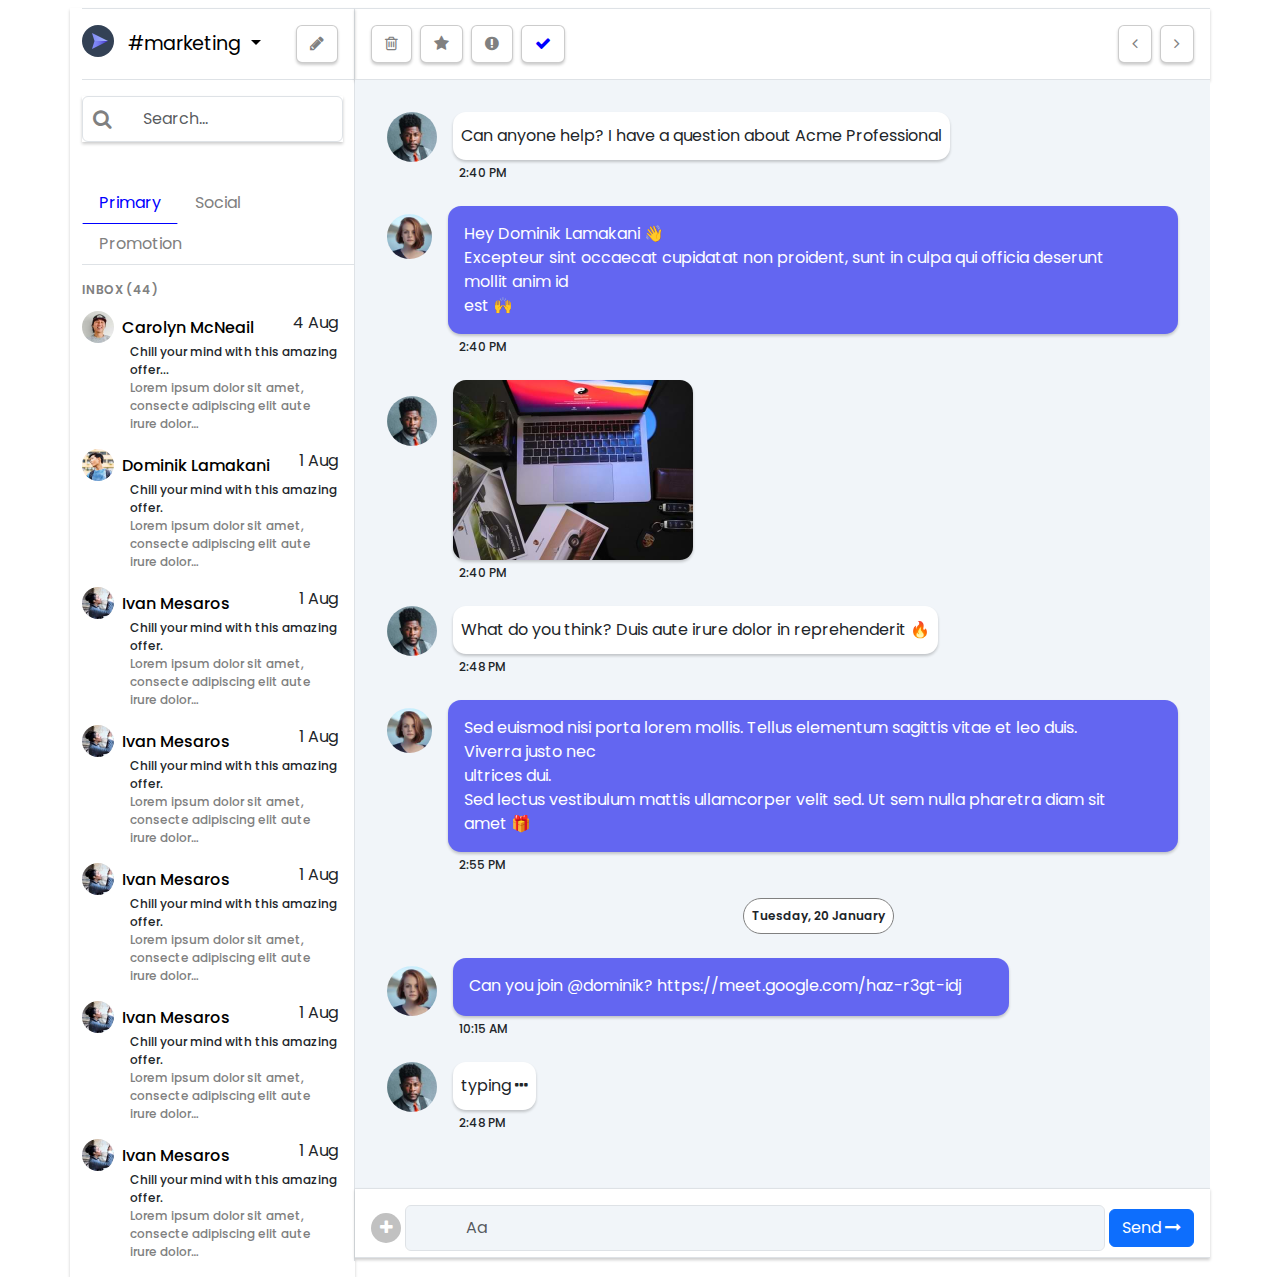
<file: dashboard/inbox.html>
<!DOCTYPE html>
<html lang="en">
    <head>
        <meta charset="UTF-8" />
        <meta http-equiv="X-UA-Compatible" content="IE=edge" />
        <meta name="viewport" content="width=device-width, initial-scale=1.0" />
        <!-- Latest compiled and minified CSS -->
        <link href="https://cdn.jsdelivr.net/npm/bootstrap@5.1.3/dist/css/bootstrap.min.css" rel="stylesheet" />
        <link rel="stylesheet" href="https://cdnjs.cloudflare.com/ajax/libs/font-awesome/4.7.0/css/font-awesome.min.css" />
        <link rel="stylesheet" href="./Assets/css/style.css" />
        <title>Dashboard</title>
    </head>
    <body>
        <section class="">
            <div class="container">
                <div class="row mt-2">
                     <div class="col-md-3 pe-0 box">
                      
                        <div class="market-header border-bottom border-end border-top pt-3 pb-3 pe-3 d-flex justify-content-between">
                            <div class="d-flex justify-content-between">
                                <div class="image-logo">
                                    <img src="./Assets/images/Acma.png" class="me-2 rounded-circle" height="32" width="32" />
                                </div>
                                <div class="dropdown mt-1">
                                    <button class="dropdown-toggle" type="button" id="dropdownMenu2" data-bs-toggle="dropdown" aria-expanded="false">
                                     #marketing
                                    </button>
                                    <ul class="dropdown-menu" aria-labelledby="dropdownMenu2">
                                      <li class="mb-2">
                                         <div class="d-flex justify-content-between"> 
                                          <div class="d-flex">
                                              <div class="image-logo">
                                                 <img src="./Assets/images/Acma.png" class="me-2 rounded-circle" height="32" width="32" />
                                               </div> 
                                               <div class="text mt-1">
                                                   #marketing
                                               </div>
                                          </div> 
                                          <div class="font-image mt-1">
                                              <span class="fa fa fa-check fb"></span>
                                          </div>
                                          </div> 
                                      </li>
                                      <li class="mb-2">
                                      
                                         <div class="d-flex">
                                             <div class="image-logo">
                                                <img src="./Assets/images/Acma.png" class="me-2 rounded-circle" height="32" width="32" />
                                              </div> 
                                              <div class="text mt-1">
                                                  #Developing
                                              </div>
                                         </div> 
                                        
                                        
                                        </li>
                                        <li class="mb-2">
                                      
                                            <div class="d-flex">
                                                <div class="image-logo">
                                                   <img src="./Assets/images/Acma.png" class="me-2 rounded-circle" height="32" width="32" />
                                                 </div> 
                                                 <div class="text mt-1">
                                                     #Product Support
                                                 </div>
                                            </div> 
                                           
                                           
                                           </li>
                                      
                                    </ul>
                                  </div>
                                
                            </div>
                            <div class="bg-white edit-button">
                                <button class="btn"><span class="fa fa-pencil text-gray"></span></button>
                            </div>
                       </div>
                       <div class="border-end pt-3">
                         <div class="header-form pb-3">
                             <form class="form-data search-form">
                                <label for="action-search" class="label-search">Search</label>
                                <input id="action-search" class="form-control" type="search" placeholder="Search…" />
                                <button class="fa fa-search" type="submit" aria-label="Search"></button>
                              </form>
                          </div>
                          <div class="mt-4 tabs mb-3">
                              <ul class="nav nav-tabs">
                                  <li class="nav-item">
                                      <a class="nav-link active" href="#">Primary</a>
                                  </li>
                                  <li class="nav-item">
                                      <a class="nav-link" href="#">Social</a>
                                  </li>
                                  <li class="nav-item">
                                      <a class="nav-link" href="#">Promotion</a>
                                  </li>
                              </ul>
                          </div>
                          <!-- <ul class="list-unstyled pe-3">
                            <li class="mb-3">
                                <div class="d-flex justify-content-around">
                                    <div class="d-flex align-items-start flex-grow-1">
                                        <div class="me-2 position-relative">
                                            <img src="./Assets/images/user-08.jpg" alt="user-1" class="img-fluid rounded-circle" height="32" width="32" />
                                        </div>
                                        <div class="c_name">
                                            <span class="text-sm">Carolyn McNeail</span>
                                        </div>
                                    </div>
                                    <div class="numb">
                                        <span class="text-num">2</span>
                                    </div>
                                </div>
                            </li>
                            <li class="mb-3">
                                <div class="d-flex justify-content-around">
                                    <div class="d-flex align-items-start flex-grow-1">
                                        <div class="me-2 position-relative">
                                            <img src="./Assets/images/user-01.jpg" alt="user-1" class="img-fluid rounded-circle" height="32" width="32" />
                                        </div>
                                        <div class="c_name">
                                            <span class="text-sm">Dominik Lamakani</span>
                                        </div>
                                    </div>
                                    <div class="numb">
                                        <span class="text-num">4</span>
                                    </div>
                                </div>
                            </li>
                            <li class="mb-3">
                                <div class="d-flex justify-content-around">
                                    <div class="d-flex align-items-start flex-grow-1">
                                        <div class="me-2 position-relative">
                                            <img src="./Assets/images/user-03.jpg" alt="user-1" class="img-fluid rounded-circle" height="32" width="32" />
                                        </div>
                                        <div class="c_name">
                                            <span class="text-sm">Ivan Mesaros</span>
                                        </div>
                                    </div>
                                    <div class="">
                                        <img src="./Assets/images/user-03.jpg" alt="user-1" class="img-fluid rounded-circle" height="32" width="32" />
                                    </div>
                                </div>
                            </li>
                            <li class="mb-3">
                                <div class="d-flex justify-content-around">
                                    <div class="d-flex align-items-start flex-grow-1">
                                        <div class="me-2 position-relative">
                                            <img src="./Assets/images/user-05.jpg" alt="user-1" class="img-fluid rounded-circle" height="32" width="32" />
                                        </div>
                                        <div class="c_name">
                                            <span class="text-sm">Maria Martinez</span>
                                        </div>
                                    </div>
                                    <div class="">
                                        <span class="fa fa-check pe-2"></span>
                                    </div>
                                </div>
                            </li>
                            <li class="mb-3">
                                <div class="d-flex justify-content-around">
                                    <div class="d-flex align-items-start flex-grow-1">
                                        <div class="me-2 position-relative">
                                            <img src="./Assets/images/user-06.jpg" alt="user-1" class="img-fluid rounded-circle" height="32" width="32" />
                                        </div>
                                        <div class="c_name">
                                            <span class="text-sm">Adrian Przetocki</span>
                                        </div>
                                    </div>
                                    <div class="">
                                        <span class="fa fa-check pe-2"></span>
                                    </div>
                                </div>
                            </li>
                            <li class="mb-3">
                                <div class="d-flex justify-content-around">
                                    <div class="d-flex align-items-start flex-grow-1">
                                        <div class="me-2 position-relative">
                                            <img src="./Assets/images/user-07.jpg" alt="user-1" class="img-fluid rounded-circle" height="32" width="32" />
                                        </div>
                                        <div class="c_name">
                                            <span class="text-sm">Adrian makaram</span>
                                        </div>
                                    </div>
                                    <div class="">
                                        <span class="fa fa-check pe-2"></span>
                                    </div>
                                </div>
                            </li>
                            <li class=" ">
                                <div class="d-flex justify-content-around">
                                    <div class="d-flex align-items-start flex-grow-1">
                                        <div class="me-2 position-relative">
                                            <img src="./Assets/images/user-09.jpg" alt="user-1" class="img-fluid rounded-circle" height="32" width="32" />
                                        </div>
                                        <div class="c_name">
                                            <span class="text-sm">Triab krien</span>
                                        </div>
                                    </div>
                                    <div class="">
                                        <span class="fa fa-check pe-2"></span>
                                    </div>
                                </div>
                            </li>
                        </ul> -->
                        <div class="Direct-message">
                            <div class="team-header text-uppercase">
                           Inbox (44)
                            </div>
                            <ul class="list-unstyled pe-3">
                              <li class="mb-3">
                                  <div class="d-flex justify-content-around">
                                      <div class="d-flex align-items-start flex-grow-1">
                                          <div class="me-2 position-relative">
                                              <img src="./Assets/images/user-08.jpg" alt="user-1" class="img-fluid rounded-circle" height="32" width="32" />
                                          </div>
                                          <div class="c_name">
                                              <span class="text-sm">Carolyn McNeail</span>
                                             
                                          </div>
                                      </div>
                                      <div class="">
                                          <span class="">4 Aug</span>
                                      </div>
                                  </div>
                                  <div class="gb gk ms-5">Chill your mind with this amazing offer...</div>
                                  <div class="gb gk ms-5 text-gray">Lorem ipsum dolor sit amet, consecte adipiscing elit aute irure dolor…</div>
                              </li>
                              <li class="mb-3">
                                  <div class="d-flex justify-content-around">
                                      <div class="d-flex align-items-start flex-grow-1">
                                          <div class="me-2 position-relative">
                                              <img src="./Assets/images/user-01.jpg" alt="user-1" class="img-fluid rounded-circle" height="32" width="32" />
                                          </div>
                                          <div class="c_name">
                                              <span class="text-sm">Dominik Lamakani</span>
                                          </div>
                                      </div>
                                      <div class="">
                                          <span class="">1 Aug</span>
                                      </div>
                                       
                                  </div>
                                  <div class="gb gk ms-5">Chill your mind with this amazing offer.</div>
                                  <div class="gb gk ms-5 text-gray">Lorem ipsum dolor sit amet, consecte adipiscing elit aute irure dolor…</div>
                              </li>
                              <li class="mb-3">
                                  <div class="d-flex justify-content-around">
                                      <div class="d-flex align-items-start flex-grow-1">
                                          <div class="me-2 position-relative">
                                              <img src="./Assets/images/user-03.jpg" alt="user-1" class="img-fluid rounded-circle" height="32" width="32" />
                                          </div>
                                          <div class="c_name">
                                              <span class="text-sm">Ivan Mesaros</span>
                                          </div>
                                      </div>
                                      <div class="">
                                          <span class="">1 Aug</span>
                                      </div>
                                  </div>
                                  <div class="gb gk ms-5">Chill your mind with this amazing offer.</div>
                                  <div class="gb gk ms-5 text-gray">Lorem ipsum dolor sit amet, consecte adipiscing elit aute irure dolor…</div>
                              </li>
                              <li class="mb-3">
                                    <div class="d-flex justify-content-around">
                                        <div class="d-flex align-items-start flex-grow-1">
                                            <div class="me-2 position-relative">
                                                <img src="./Assets/images/user-03.jpg" alt="user-1" class="img-fluid rounded-circle" height="32" width="32" />
                                            </div>
                                            <div class="c_name">
                                                <span class="text-sm">Ivan Mesaros</span>
                                            </div>
                                        </div>
                                        <div class="">
                                            <span class="">1 Aug</span>
                                        </div>
                                    </div>
                                    <div class="gb gk ms-5">Chill your mind with this amazing offer.</div>
                                    <div class="gb gk ms-5 text-gray">Lorem ipsum dolor sit amet, consecte adipiscing elit aute irure dolor…</div>
                                </li>
                                <li class="mb-3">
                                    <div class="d-flex justify-content-around">
                                        <div class="d-flex align-items-start flex-grow-1">
                                            <div class="me-2 position-relative">
                                                <img src="./Assets/images/user-03.jpg" alt="user-1" class="img-fluid rounded-circle" height="32" width="32" />
                                            </div>
                                            <div class="c_name">
                                                <span class="text-sm">Ivan Mesaros</span>
                                            </div>
                                        </div>
                                        <div class="">
                                            <span class="">1 Aug</span>
                                        </div>
                                    </div>
                                    <div class="gb gk ms-5">Chill your mind with this amazing offer.</div>
                                    <div class="gb gk ms-5 text-gray">Lorem ipsum dolor sit amet, consecte adipiscing elit aute irure dolor…</div>
                                </li>
                              <li class="mb-3">
                                    <div class="d-flex justify-content-around">
                                        <div class="d-flex align-items-start flex-grow-1">
                                            <div class="me-2 position-relative">
                                                <img src="./Assets/images/user-03.jpg" alt="user-1" class="img-fluid rounded-circle" height="32" width="32" />
                                            </div>
                                            <div class="c_name">
                                                <span class="text-sm">Ivan Mesaros</span>
                                            </div>
                                        </div>
                                        <div class="">
                                            <span class="">1 Aug</span>
                                        </div>
                                    </div>
                                    <div class="gb gk ms-5">Chill your mind with this amazing offer.</div>
                                    <div class="gb gk ms-5 text-gray">Lorem ipsum dolor sit amet, consecte adipiscing elit aute irure dolor…</div>
                                </li>
                                <li class="mb-3">
                                    <div class="d-flex justify-content-around">
                                        <div class="d-flex align-items-start flex-grow-1">
                                            <div class="me-2 position-relative">
                                                <img src="./Assets/images/user-03.jpg" alt="user-1" class="img-fluid rounded-circle" height="32" width="32" />
                                            </div>
                                            <div class="c_name">
                                                <span class="text-sm">Ivan Mesaros</span>
                                            </div>
                                        </div>
                                        <div class="">
                                            <span class="">1 Aug</span>
                                        </div>
                                    </div>
                                    <div class="gb gk ms-5">Chill your mind with this amazing offer.</div>
                                    <div class="gb gk ms-5 text-gray">Lorem ipsum dolor sit amet, consecte adipiscing elit aute irure dolor…</div>
                                </li>
                          </ul>
                            
                        </div>
                       </div>
                       
                    </div>
                    <div class="col-md-9 gx-0">
                       
                         <div class="d-flex align-items-center justify-content-between border-top border-bottom p-3 box"> 
                            
                            <div class="d-flex justify-content-between">
                                <div class="bg-white edit-button me-2">
                                    <button class="btn"><span class="fa fa-trash-o text-gray"></span></button>
                                </div> 
                                <div class="bg-white edit-button me-2">
                                    <button class="btn"><span class="fa fa-star text-gray"></span></button>
                                </div>
                                <div class="bg-white edit-button me-2">
                                    <button class="btn"><span class="fa fa-exclamation-circle text-gray"></span></button>
                                </div>
                                <div class="bg-white edit-button">
                                    <button class="btn"><span class="fa fa-check fb"></span></button>
                                </div>
                        </div>
                            <div class="d-flex justify-content-between">
                                    <div class="bg-white edit-button me-2">
                                        <button class="btn"><span class="fa fa-angle-left text-gray"></span></button>
                                    </div>
                                    <div class="bg-white edit-button">
                                        <button class="btn"><span class="fa fa-angle-right  text-gray"></span></button>
                                    </div>
                            </div>
                          
                         
                        </div>
                        
                        <section class="main-card-content ">
                            <div class="user-comment d-flex">
                                <div class="user-images">
                                 <img src="./Assets/images/user-12.jpg" alt="user-1" class="img-fluid rounded-circle" height="50" width="50" />
                                </div>
                                <div class=" ms-3 user-text text-center ps-2 pe-2 mb-1">
                                    Can anyone help? I have a question about Acme Professional
                                </div>  
                            </div>
                            <div class="flex align-itmes-center mb-4 justify-content-between"> 
                                <div class="gb gk">2:40 PM</div> 
                            </div>
                            <div class="user-comment mb-1 d-flex">
                             <div class="user-images mt-2">
                              <img src="./Assets/images/user-10.jpg" alt="user-1" class="img-fluid rounded-circle" height="50" width="50" />
                             </div>
                             <div class=" ms-3 fg text-white p-3 pe-5">
                                Hey Dominik Lamakani 👋<br>
                                Excepteur sint occaecat cupidatat non proident, sunt in culpa qui officia deserunt mollit anim id<br>
                                est 🙌
                             </div>
                         </div>
                         <div class="flex align-itmes-center mb-4 justify-content-between"> 
                             <div class="gb gk">2:40 PM</div> 
                         </div>
                         <div class="user-comment mb-1 d-flex">
                             <div class="user-images mt-3">
                              <img src="./Assets/images/user-12.jpg" alt="user-1" class="img-fluid rounded-circle" height="50" width="50" />
                             </div>
                             <div class=" ms-3  text-white  pe-5">
                                <img src="./Assets/images/chat-image.jpg" class="im" width="240" height="180" alt="Chat image" >
                             </div>
                         </div>
                         <div class="flex align-itmes-center mb-4 justify-content-between"> 
                             <div class="gb gk">2:40 PM</div> 
                         </div>
                         <div class="user-comment d-flex">
                             <div class="user-images">
                              <img src="./Assets/images/user-12.jpg" alt="user-1" class="img-fluid rounded-circle" height="50" width="50" />
                             </div>
                             <div class=" ms-3 user-text text-center ps-2 pe-2 mb-1">
                                 What do you think? Duis aute irure dolor in reprehenderit 🔥
                             </div>  
                         </div>
                         <div class="flex align-itmes-center mb-4 justify-content-between"> 
                             <div class="gb gk">2:48 PM</div> 
                         </div>
                         <div class="user-comment mb-1 d-flex">
                             <div class="user-images mt-2">
                              <img src="./Assets/images/user-10.jpg" alt="user-1" class="img-fluid rounded-circle" height="50" width="50" />
                             </div>
                             <div class=" ms-3 fg text-white p-3 pe-5">
                                 Sed euismod nisi porta lorem mollis. Tellus elementum sagittis vitae et leo duis. Viverra justo nec<br> ultrices dui.<br>
                                 Sed lectus vestibulum mattis ullamcorper velit sed. Ut sem nulla pharetra diam sit amet 🎁
                             </div>
                         </div>
                         <div class="flex align-itmes-center mb-4 justify-content-between"> 
                             <div class="gb gk">2:55 PM</div> 
                         </div>
                         <div class="d-flex justify-content-center mb-4"> 
                             <div class="gb p-2 fw comment-date"> Tuesday, 20 January </div>
                          </div>
                          <div class="user-comment mb-1 d-flex">
                             <div class="user-images mt-2">
                              <img src="./Assets/images/user-10.jpg" alt="user-1" class="img-fluid rounded-circle" height="50" width="50" />
                             </div>
                             <div class=" ms-3 fg text-white p-3 pe-5">
                                 Can you join @dominik? https://meet.google.com/haz-r3gt-idj
                             </div>
                         </div>
                         <div class="flex align-itmes-center mb-4 justify-content-between"> 
                             <div class="gb gk">10:15 AM</div> 
                         </div>
                         <div class="user-comment d-flex">
                             <div class="user-images">
                              <img src="./Assets/images/user-12.jpg" alt="user-1" class="img-fluid rounded-circle" height="50" width="50" />
                             </div>
                             <div class=" ms-3 user-text text-center ps-2 pe-2 mb-1">
                               typing  <span class="fa fa-ellipsis-h"></span>
                             </div>  
                         </div>
                         <div class="flex align-itmes-center mb-4 justify-content-between"> 
                             <div class="gb gk">2:48 PM</div> 
                         </div>
                         </section>
                         <section class="bottom-footer">
                            
                            <div class="user-message border-top border-bottom text-center p-3">
                                <div class="d-flex justify-content-between flex wrap">
                                    <div class=" mt-2 add-btn">
                                        <span class="fa fa-plus text-white"></span>
                                    </div>
                                    <div class="header-form">
                                        <form class="form-data">
                                            <label for="action-search" class="label-search">Search</label>
                                            <input id="action-search" class="form-control form3" type="search" placeholder="Aa" />
                                           
                                        </form>
                                    </div>
                                    <div class="send-btn mt-1">
                                        <button class="btn btn-primary ms-4 ms-md-0">Send <span class="fa fa-long-arrow-right"></span></button> 
                                    </div>
                                </div>
                                
    
                            </div>
                            
                        </section>
                        

                    </div>
                </div>
            </div>

        </section>   
          
       

        <!-- Latest compiled JavaScript -->
        <script src="https://cdn.jsdelivr.net/npm/bootstrap@5.1.3/dist/js/bootstrap.bundle.min.js"></script>
    </body>
</html>
</file>
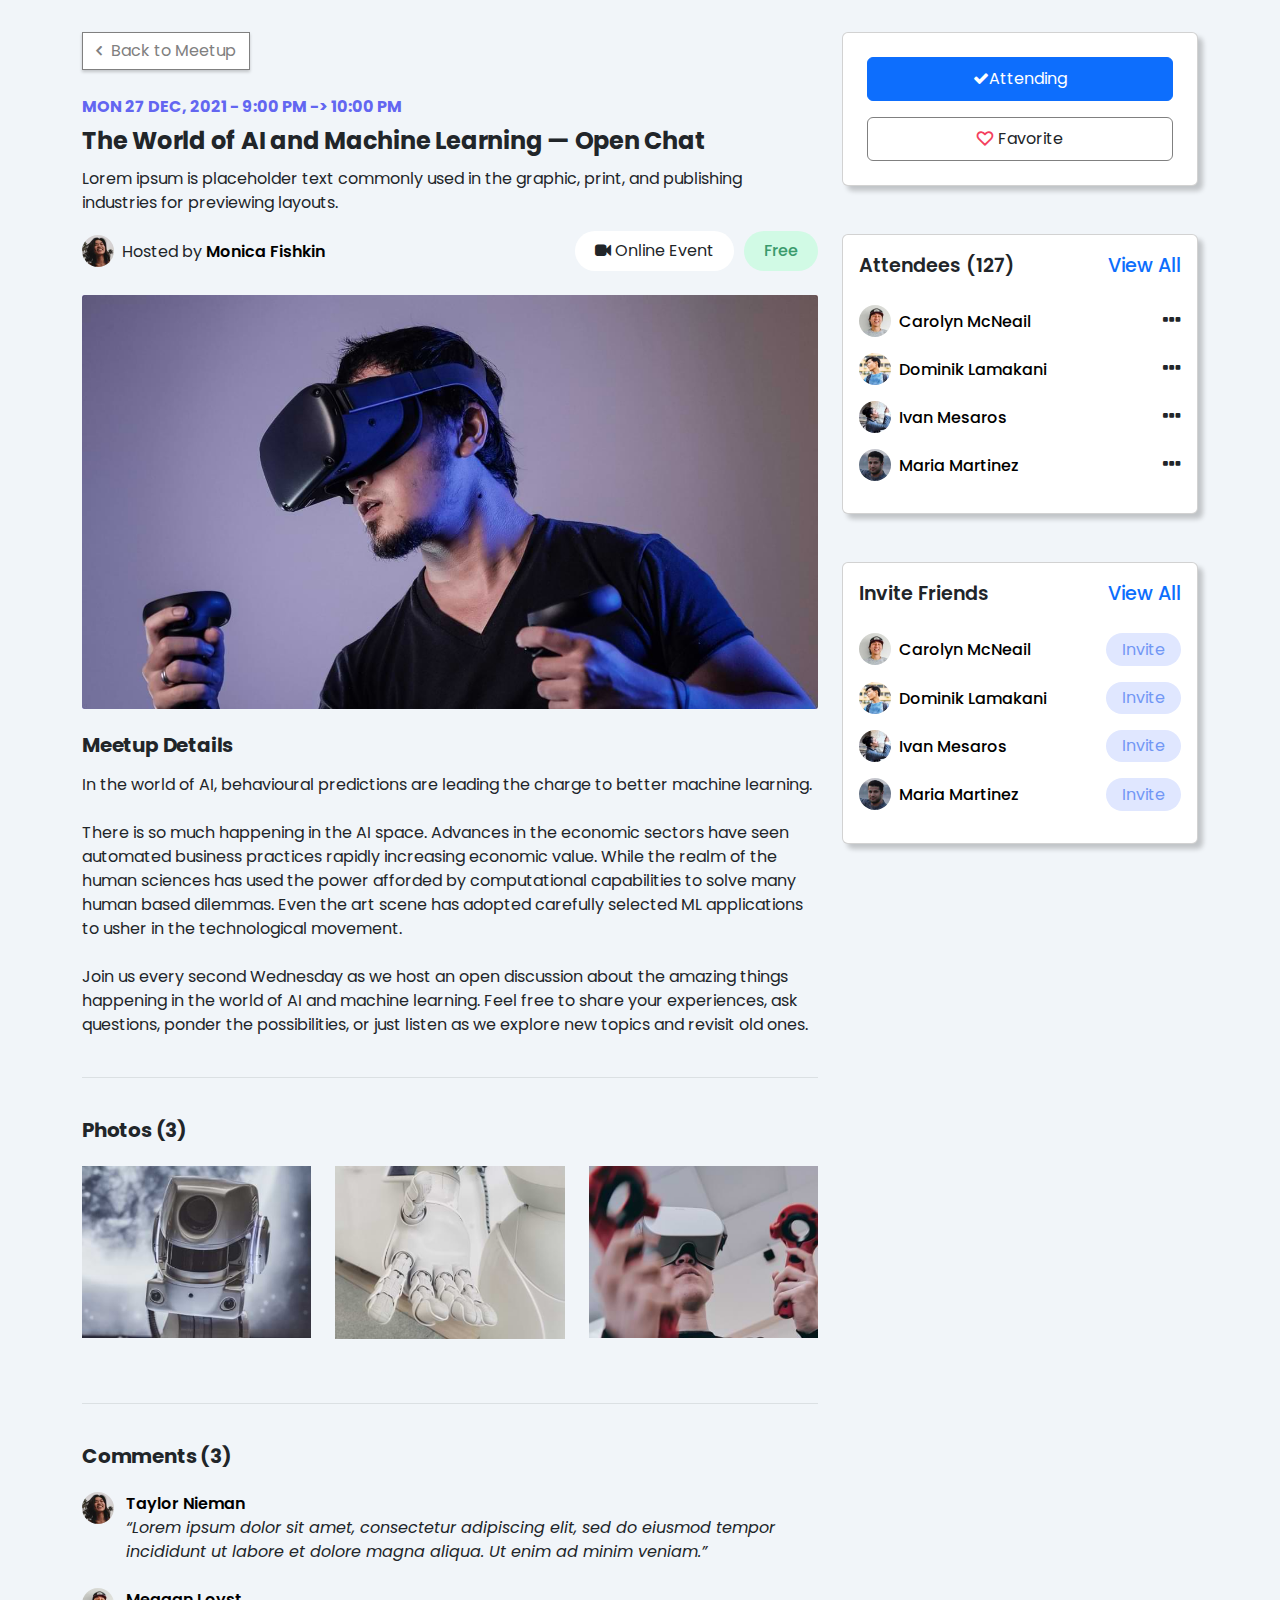
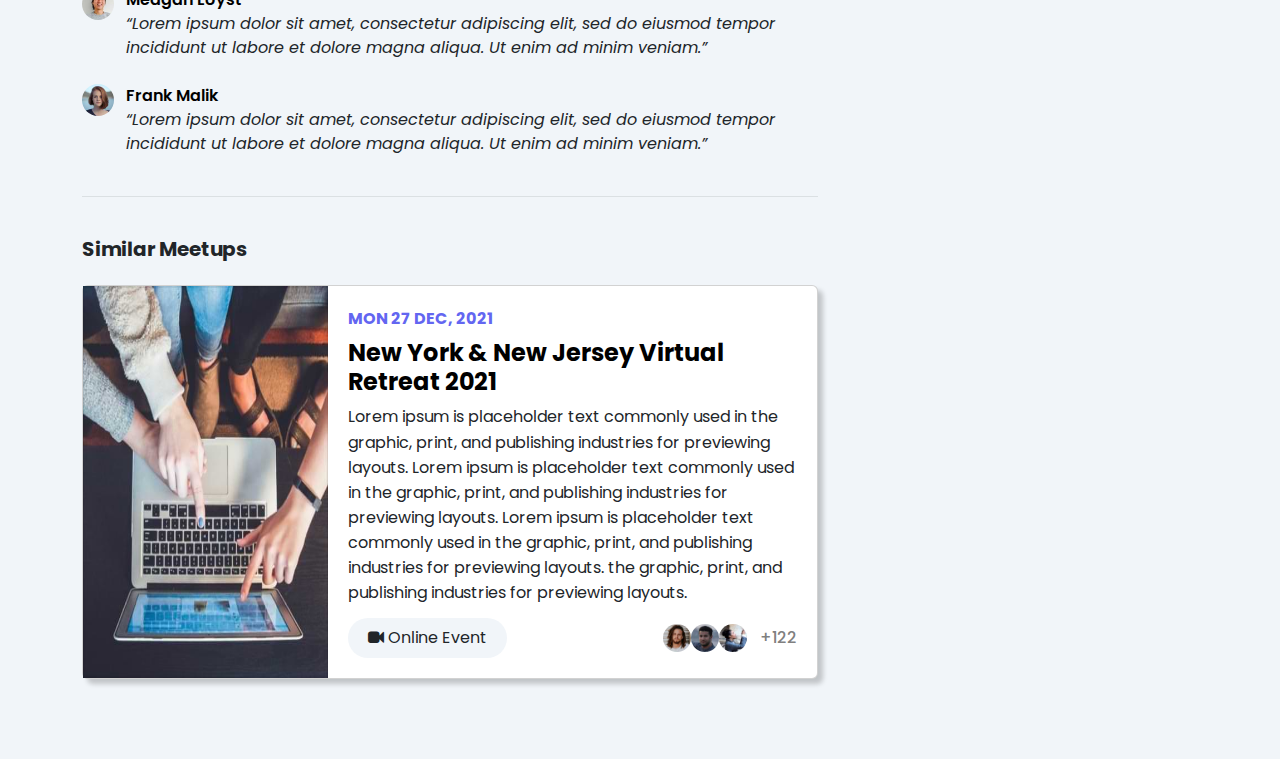
<file: dashboard/meet-post.html>
<!DOCTYPE html>
<html lang="en">
    <head>
        <meta charset="UTF-8" />
        <meta http-equiv="X-UA-Compatible" content="IE=edge" />
        <meta name="viewport" content="width=device-width, initial-scale=1.0" />
        <!-- Latest compiled and minified CSS -->
        <link href="https://cdn.jsdelivr.net/npm/bootstrap@5.1.3/dist/css/bootstrap.min.css" rel="stylesheet" />
        <link rel="stylesheet" href="https://cdnjs.cloudflare.com/ajax/libs/font-awesome/4.7.0/css/font-awesome.min.css" />
        <link rel="stylesheet" href="./Assets/css/style.css" />
        <title>Dashboard</title>
    </head>
    <body>
        <section class="main-card-content">
            <div class="container">
                <div class="row">
                    <div class="col-md-8 col-12 mb-5">
                        <div class="back-btn mb-4">
                            <a href="meetup.html">
                                <button type="button" class="btn-white"><span class="fa fa-angle-left"></span> Back to Meetup</button>
                            </a>
                        </div>
                        <div class="meet-date text-uppercase">
                            MON 27 DEC, 2021 - 9:00 PM -> 10:00 PM
                        </div>
                        <div class="header-text">
                            <h1>The World of AI and Machine Learning — Open Chat</h1>
                            <p>Lorem ipsum is placeholder text commonly used in the graphic, print, and publishing industries for previewing layouts.</p>
                        </div>
                        <div class="host-event mb-4">
                            <div class="host-image">
                                <a href="#" class="me-2">
                                    <img src="./Assets/images/user-07.jpg" class="img-fluid rounded-circle" height="32" width="32" />
                                </a>
                                <div class="text-sm">
                                    Hosted by
                                    <a class="host-txt" href="#">Monica Fishkin</a>
                                </div>
                            </div>
                            <div class="event-online">
                                <div class="online_btn"><span class="fa fa-video-camera"></span><span> Online Event</span></div>
                                <div class="free_btn">Free</div>
                            </div>
                        </div>
                        <div class="meetup-image mb-4">
                            <img src="./Assets/images/meetup-image.jpg" class="img-fluid" />
                        </div>
                        <div class="meetup-detail">
                            <h2>Meetup Details</h2>
                            <p>In the world of AI, behavioural predictions are leading the charge to better machine learning.</p>
                            <p>
                                There is so much happening in the AI space. Advances in the economic sectors have seen automated business practices rapidly increasing economic value. While the realm of the human sciences has used the power
                                afforded by computational capabilities to solve many human based dilemmas. Even the art scene has adopted carefully selected ML applications to usher in the technological movement.
                            </p>
                            <p>
                                Join us every second Wednesday as we host an open discussion about the amazing things happening in the world of AI and machine learning. Feel free to share your experiences, ask questions, ponder the
                                possibilities, or just listen as we explore new topics and revisit old ones.
                            </p>
                        </div>
                        <hr class="horizon" />
                        <div class="meetup-pics">
                            <h2>Photos (3)</h2>
                            <div class="row">
                                <div class="col-md-4 mb-4">
                                    <img src="./Assets/images/meetup-photo-01.jpg" class="img-fluid" />
                                </div>
                                <div class="col-md-4 mb-4">
                                    <img src="./Assets/images/meetup-photo-02.jpg" class="img-fluid" />
                                </div>
                                <div class="col-md-4 mb-4">
                                    <img src="./Assets/images/meetup-photo-03.jpg" class="img-fluid" />
                                </div>
                            </div>
                        </div>
                        <hr class="horizon" />
                        <div class="meetup-comments">
                            <h2>Comments (3)</h2>
                            <ul class="list-unstyled mt-4 mb-4">
                                <li class="d-flex align-items-start mb-4">
                                    <img src="./Assets/images/user-07.jpg" height="32" width="32" class="img-fluid rounded-circle c_image" alt="user-07" />
                                    <div class="c_text">
                                        <div class="c_head">Taylor Nieman</div>
                                        <div class="c_para text-justify">
                                            “Lorem ipsum dolor sit amet, consectetur adipiscing elit, sed do eiusmod tempor incididunt ut labore et dolore magna aliqua. Ut enim ad minim veniam.”
                                        </div>
                                    </div>
                                </li>
                                <li class="d-flex align-items-start mb-4">
                                    <img src="./Assets/images/user-08.jpg" height="32" width="32" class="img-fluid rounded-circle c_image" alt="user-07" />
                                    <div class="c_text">
                                        <div class="c_head">Meagan Loyst</div>
                                        <div class="c_para text-justify">
                                            “Lorem ipsum dolor sit amet, consectetur adipiscing elit, sed do eiusmod tempor incididunt ut labore et dolore magna aliqua. Ut enim ad minim veniam.”
                                        </div>
                                    </div>
                                </li>
                                <li class="d-flex align-items-start mb-4">
                                    <img src="./Assets/images/user-10.jpg" height="32" width="32" class="img-fluid rounded-circle c_image" alt="user-07" />
                                    <div class="c_text">
                                        <div class="c_head">Frank Malik</div>
                                        <div class="c_para text-justify">
                                            “Lorem ipsum dolor sit amet, consectetur adipiscing elit, sed do eiusmod tempor incididunt ut labore et dolore magna aliqua. Ut enim ad minim veniam.”
                                        </div>
                                    </div>
                                </li>
                            </ul>
                        </div>
                        <hr class="horizon" />
                        <div class="similar_meet">
                            <h2>Similar Meetups</h2>
                            <div class="row">
                                <div class="col-md-12 col-12">
                                    <div class="card">
                                        <div class="row g-0">
                                            <div class="col-md-4">
                                                <a href="#">
                                                    <img src="./Assets/images/meetups-thumb-02.jpg" class="img-fluid h-100" />
                                                </a>
                                            </div>
                                            <div class="col-md-8">
                                                <div class="meetup-text">
                                                    <div class="meet-date text-uppercase">Mon 27 Dec, 2021</div>
                                                    <a href="post-meet.html" class="text-decoration-none text-black">
                                                        <h3 class="meet-tx">New York & New Jersey Virtual Retreat 2021</h3>
                                                    </a>
                                                    <div class="text-sm">
                                                        Lorem ipsum is placeholder text commonly used in the graphic, print, and publishing industries for previewing layouts. Lorem ipsum is placeholder text commonly used in the graphic,
                                                        print, and publishing industries for previewing layouts. Lorem ipsum is placeholder text commonly used in the graphic, print, and publishing industries for previewing layouts. the
                                                        graphic, print, and publishing industries for previewing layouts.
                                                    </div>
                                                    <div class="meet-event">
                                                        <div class="online-btn"><span class="fa fa-video-camera"></span><span> Online Event</span></div>
                                                        <div class="d-flex align-items-center meet-img">
                                                            <div class="d-flex meet-image">
                                                                <img src="./Assets/images/user-02.jpg" class="img-fluid rounded-circle user" height="28" width="28" alt="user" />
                                                                <img src="./Assets/images/user-05.jpg" class="img-fluid rounded-circle user" height="28" width="28" alt="user" />
                                                                <img src="./Assets/images/user-03.jpg" class="img-fluid rounded-circle user" height="28" width="28" alt="user" />
                                                            </div>
                                                            <div class="user-number">+122</div>
                                                        </div>
                                                    </div>
                                                </div>
                                            </div>
                                        </div>
                                    </div>
                                </div>
                            </div>
                        </div>
                    </div>
                    <div class="col-md-4 col-12">
                        <div class="card p-4 mb-5">
                            <div class="d-grid gap-2 btn-card">
                                <button class="btn btn-primary mb-2 attend" type="button"><span class="fa fa-check"></span>Attending</button>
                                <button class="btn btn-white fav" type="button"><span class="fa fa-heart-o"></span>Favorite</button>
                            </div>
                        </div>
                        <div class="card p-3 mb-5">
                            <div class="d-flex justify-content-between mb-4">
                                <div class="text-sm att">Attendees (127)</div>
                                <a class="text-sm gm text-decoration-none" href="#">View All</a>
                            </div>
                            <ul class="list-unstyled">
                                <li class="mb-3">
                                    <div class="d-flex justify-content-between">
                                        <div class="d-flex align-items-start flex-grow-1">
                                            <div class="me-2 position-relative">
                                                <img src="./Assets/images/user-08.jpg" alt="user-1" class="img-fluid rounded-circle" height="32" width="32" />
                                            </div>
                                            <div class="c_name">
                                                <span class="text-sm">Carolyn McNeail</span>
                                            </div>
                                        </div>
                                        <div class="menu">
                                            <span class="fa fa-ellipsis-h"></span>
                                        </div>
                                    </div>
                                </li>
                                <li class="mb-3">
                                    <div class="d-flex justify-content-between">
                                        <div class="d-flex align-items-start flex-grow-1">
                                            <div class="me-2 position-relative">
                                                <img src="./Assets/images/user-01.jpg" alt="user-1" class="img-fluid rounded-circle" height="32" width="32" />
                                            </div>
                                            <div class="c_name">
                                                <span class="text-sm">Dominik Lamakani</span>
                                            </div>
                                        </div>
                                        <div class="menu">
                                            <span class="fa fa-ellipsis-h"></span>
                                        </div>
                                    </div>
                                </li>
                                <li class="mb-3">
                                    <div class="d-flex justify-content-between">
                                        <div class="d-flex align-items-start flex-grow-1">
                                            <div class="me-2 position-relative">
                                                <img src="./Assets/images/user-03.jpg" alt="user-1" class="img-fluid rounded-circle" height="32" width="32" />
                                            </div>
                                            <div class="c_name">
                                                <span class="text-sm">Ivan Mesaros</span>
                                            </div>
                                        </div>
                                        <div class="menu">
                                            <span class="fa fa-ellipsis-h"></span>
                                        </div>
                                    </div>
                                </li>
                                <li class="">
                                    <div class="d-flex justify-content-between">
                                        <div class="d-flex align-items-start flex-grow-1">
                                            <div class="me-2 position-relative">
                                                <img src="./Assets/images/user-05.jpg" alt="user-1" class="img-fluid rounded-circle" height="32" width="32" />
                                            </div>
                                            <div class="c_name">
                                                <span class="text-sm">Maria Martinez</span>
                                            </div>
                                        </div>
                                        <div class="menu">
                                            <span class="fa fa-ellipsis-h"></span>
                                        </div>
                                    </div>
                                </li>
                            </ul>
                        </div>
                        <div class="card p-3">
                            <div class="d-flex justify-content-between mb-4">
                                <div class="text-sm att">Invite Friends</div>
                                <a class="text-sm gm text-decoration-none" href="#">View All</a>
                            </div>
                            <ul class="list-unstyled">
                                <li class="mb-3">
                                    <div class="d-flex justify-content-between">
                                        <div class="d-flex align-items-start flex-grow-1">
                                            <div class="me-2 position-relative">
                                                <img src="./Assets/images/user-08.jpg" alt="user-1" class="img-fluid rounded-circle" height="32" width="32" />
                                            </div>
                                            <div class="c_name">
                                                <span class="text-sm">Carolyn McNeail</span>
                                            </div>
                                        </div>
                                        <div class="invite_btn">
                                            <button class="btn">Invite</button>
                                        </div>
                                    </div>
                                </li>
                                <li class="mb-3">
                                    <div class="d-flex justify-content-between">
                                        <div class="d-flex align-items-start flex-grow-1">
                                            <div class="me-2 position-relative">
                                                <img src="./Assets/images/user-01.jpg" alt="user-1" class="img-fluid rounded-circle" height="32" width="32" />
                                            </div>
                                            <div class="c_name">
                                                <span class="text-sm">Dominik Lamakani</span>
                                            </div>
                                        </div>
                                        <div class="invite_btn">
                                            <button class="btn">Invite</button>
                                        </div>
                                    </div>
                                </li>
                                <li class="mb-3">
                                    <div class="d-flex justify-content-between">
                                        <div class="d-flex align-items-start flex-grow-1">
                                            <div class="me-2 position-relative">
                                                <img src="./Assets/images/user-03.jpg" alt="user-1" class="img-fluid rounded-circle" height="32" width="32" />
                                            </div>
                                            <div class="c_name">
                                                <span class="text-sm">Ivan Mesaros</span>
                                            </div>
                                        </div>
                                        <div class="invite_btn">
                                            <button class="btn">Invite</button>
                                        </div>
                                    </div>
                                </li>
                                <li class="">
                                    <div class="d-flex justify-content-between">
                                        <div class="d-flex align-items-start flex-grow-1">
                                            <div class="me-2 position-relative">
                                                <img src="./Assets/images/user-05.jpg" alt="user-1" class="img-fluid rounded-circle" height="32" width="32" />
                                            </div>
                                            <div class="c_name">
                                                <span class="text-sm">Maria Martinez</span>
                                            </div>
                                        </div>
                                        <div class="invite_btn">
                                            <button class="btn">Invite</button>
                                        </div>
                                    </div>
                                </li>
                            </ul>
                        </div>
                    </div>
                </div>
            </div>
        </section>
        <!-- Latest compiled JavaScript -->
        <script src="https://cdn.jsdelivr.net/npm/bootstrap@5.1.3/dist/js/bootstrap.bundle.min.js"></script>
    </body>
</html>
</file>
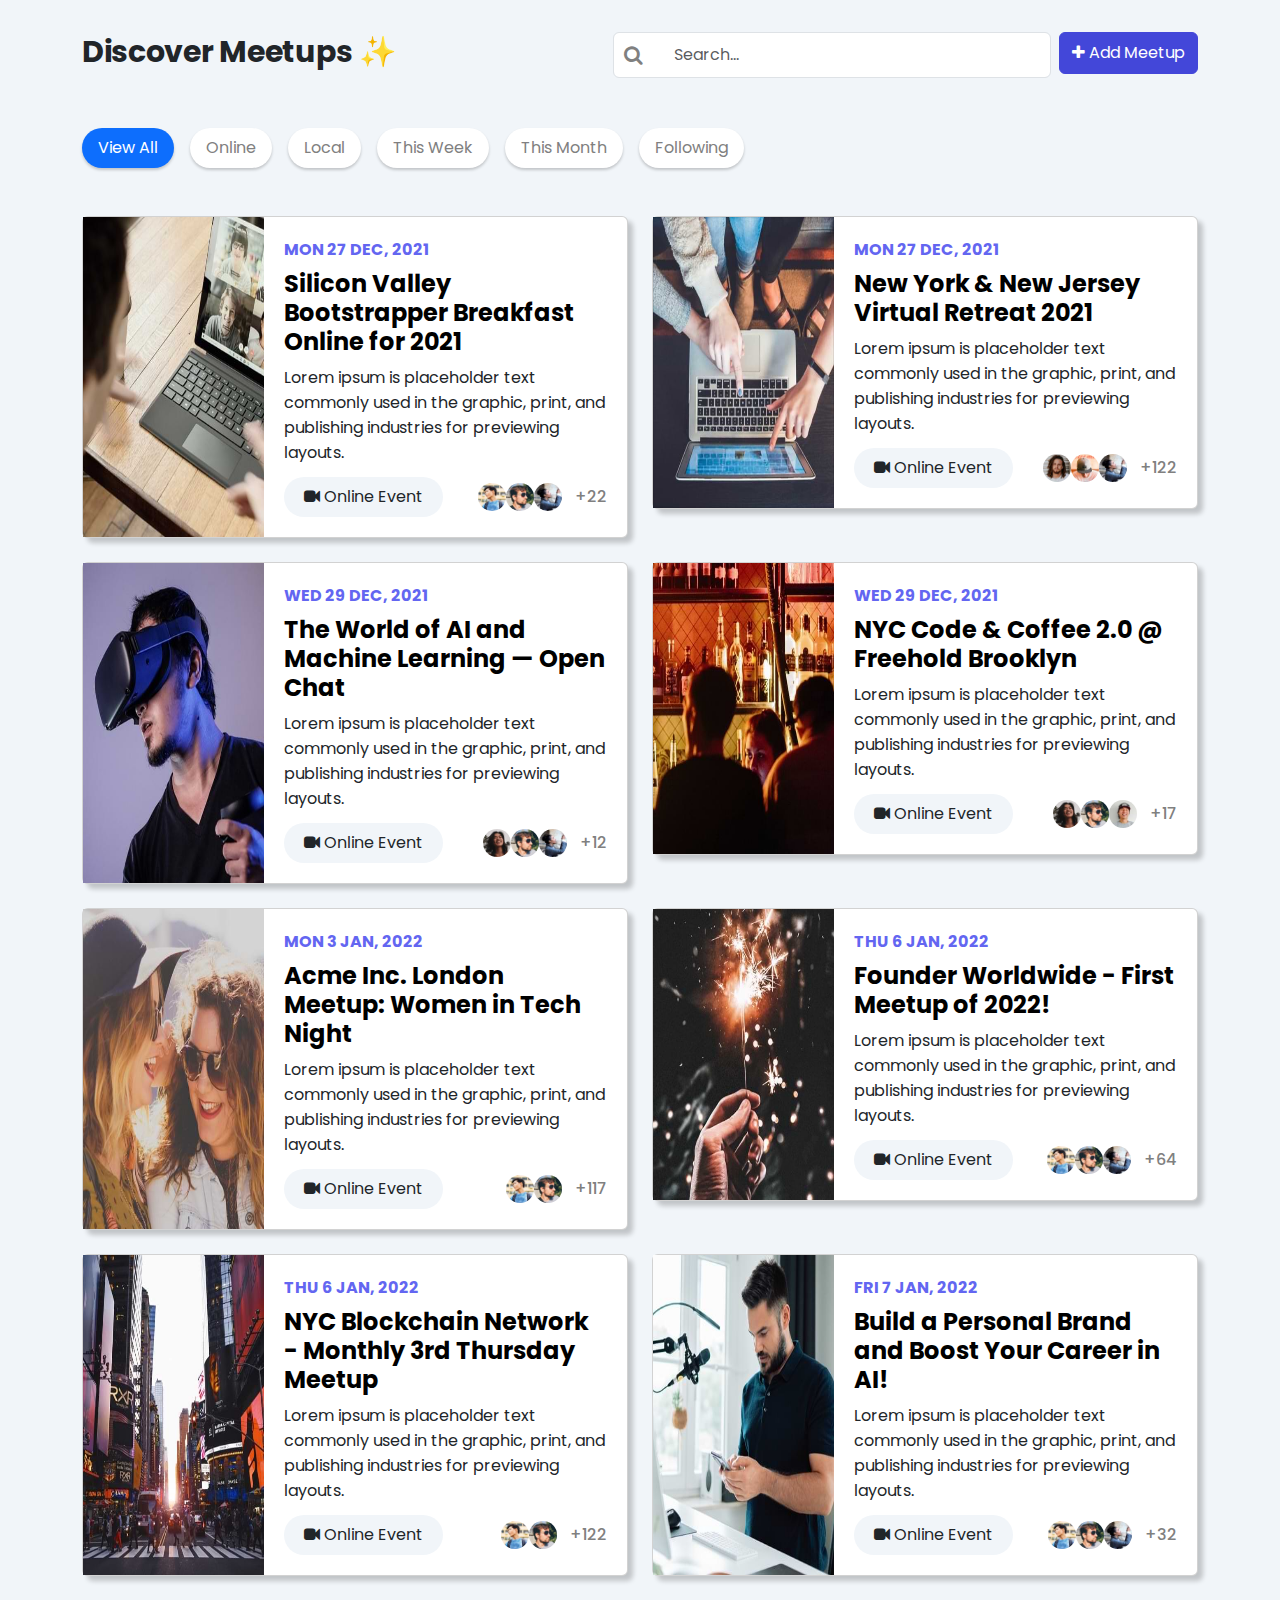
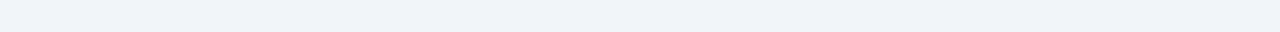
<file: dashboard/meetup.html>
<!DOCTYPE html>
<html lang="en">
    <head>
        <meta charset="UTF-8" />
        <meta http-equiv="X-UA-Compatible" content="IE=edge" />
        <meta name="viewport" content="width=device-width, initial-scale=1.0" />
        <!-- Latest compiled and minified CSS -->
        <link href="https://cdn.jsdelivr.net/npm/bootstrap@5.1.3/dist/css/bootstrap.min.css" rel="stylesheet" />
        <link rel="stylesheet" href="https://cdnjs.cloudflare.com/ajax/libs/font-awesome/4.7.0/css/font-awesome.min.css" />
        <link rel="stylesheet" href="./Assets/css/style.css" />
        <title>Dashboard</title>
    </head>
    <body>
        <section class="main-card-content">
            <div class="container">
                <div class="main-header">
                    <div class="header-title mb-3">
                        <h1>Discover Meetups ✨</h1>
                    </div>
                    <div class="header-fb">
                        <div class="header-form">
                            <form class="form-data">
                                <label for="action-search" class="label-search">Search</label>
                                <input id="action-search" class="form-control" type="search" placeholder="Search…" />
                                <button class="fa fa-search" type="submit" aria-label="Search"></button>
                            </form>
                        </div>
                        <div class="add-button">
                            <button class="btn"><span class="fa fa-plus"></span> <span> Add Meetup</span></button>
                        </div>
                    </div>
                </div>
                <ul class="nav nav-pills mb-3" id="pills-tab" role="tablist">
                    <li class="nav-item" role="presentation">
                        <button class="nav-link active mb-3 mb-md-0" id="pills-view-tab" data-bs-toggle="pill" data-bs-target="#pills-view" type="button" role="tab" aria-controls="pills-view" aria-selected="true">View All</button>
                    </li>
                    <li class="nav-item" role="presentation">
                        <button class="nav-link mb-3 mb-md-0" id="pills-onlinee-tab" data-bs-toggle="pill" data-bs-target="#pills-online" type="button" role="tab" aria-controls="pills-online" aria-selected="false">Online</button>
                    </li>
                    <li class="nav-item" role="presentation">
                        <button class="nav-link mb-3 mb-md-0" id="pills-local-tab" data-bs-toggle="pill" data-bs-target="#pills-local" type="button" role="tab" aria-controls="pills-local" aria-selected="false">Local</button>
                    </li>
                    <li class="nav-item" role="presentation">
                        <button class="nav-link mb-3 mb-md-0" id="pills-week-tab" data-bs-toggle="pill" data-bs-target="#pills-week" type="button" role="tab" aria-controls="pills-week" aria-selected="false">This Week</button>
                    </li>
                    <li class="nav-item" role="presentation">
                        <button class="nav-link" id="pills-month-tab" data-bs-toggle="pill" data-bs-target="#pills-month" type="button" role="tab" aria-controls="pills-month" aria-selected="false">This Month</button>
                    </li>
                    <li class="nav-item" role="presentation">
                        <button class="nav-link" id="pills-follow-tab" data-bs-toggle="pill" data-bs-target="#pills-follow" type="button" role="tab" aria-controls="pills-follow" aria-selected="false">Following</button>
                    </li>
                </ul>
                <!-- <div class="tab-content" id="pills-tabContent">
            <div class="tab-pane fade show active" id="pills-home" role="tabpanel" aria-labelledby="pills-home-tab">...</div>
            <div class="tab-pane fade" id="pills-profile" role="tabpanel" aria-labelledby="pills-profile-tab">...</div>
            <div class="tab-pane fade" id="pills-contact" role="tabpanel" aria-labelledby="pills-contact-tab">...</div>
          </div> -->
                <div class="main-card mt-5">
                    <div class="row">
                        <div class="col-md-6 mb-4">
                            <div class="card">
                                <div class="row g-0">
                                    <div class="col-md-4">
                                        <img src="./Assets/images/meetups-thumb-01.jpg" class="img-fluid h-100" />
                                    </div>
                                    <div class="col-md-8">
                                        <div class="meetup-text">
                                            <div class="meet-date text-uppercase">Mon 27 Dec, 2021</div>
                                            <a href="post-meet.html" class="text-decoration-none text-black">
                                                <h3 class="meet-tx">Silicon Valley Bootstrapper Breakfast Online for 2021</h3>
                                            </a>
                                            <div class="text-sm">
                                                Lorem ipsum is placeholder text commonly used in the graphic, print, and publishing industries for previewing layouts.
                                            </div>
                                            <div class="meet-event">
                                                <div class="online-btn"><span class="fa fa-video-camera"></span><span> Online Event</span></div>
                                                <div class="d-flex align-items-center meet-img">
                                                    <div class="d-flex meet-image">
                                                        <img src="./Assets/images/user-01.jpg" class="img-fluid rounded-circle user" height="28" width="28" alt="user" />
                                                        <img src="./Assets/images/user-04.jpg" class="img-fluid rounded-circle user" height="28" width="28" alt="user" />
                                                        <img src="./Assets/images/user-03.jpg" class="img-fluid rounded-circle user" height="28" width="28" alt="user" />
                                                    </div>
                                                    <div class="user-number">+22</div>
                                                </div>
                                            </div>
                                        </div>
                                    </div>
                                </div>
                            </div>
                        </div>
                        <div class="col-md-6 mb-4">
                            <div class="card">
                                <div class="row g-0">
                                    <div class="col-md-4">
                                        <img src="./Assets/images/meetups-thumb-02.jpg" class="img-fluid h-100" />
                                    </div>
                                    <div class="col-md-8">
                                        <div class="meetup-text">
                                            <div class="meet-date text-uppercase">Mon 27 Dec, 2021</div>
                                            <a href="post-meet.html" class="text-decoration-none text-black">
                                                <h3 class="meet-tx">New York & New Jersey Virtual Retreat 2021</h3>
                                            </a>
                                            <div class="text-sm">
                                                Lorem ipsum is placeholder text commonly used in the graphic, print, and publishing industries for previewing layouts.
                                            </div>
                                            <div class="meet-event">
                                                <div class="online-btn"><span class="fa fa-video-camera"></span><span> Online Event</span></div>
                                                <div class="d-flex align-items-center meet-img">
                                                    <div class="d-flex meet-image">
                                                        <img src="./Assets/images/user-02.jpg" class="img-fluid rounded-circle user" height="28" width="28" alt="user" />
                                                        <img src="./Assets/images/user-06.jpg" class="img-fluid rounded-circle user" height="28" width="28" alt="user" />
                                                        <img src="./Assets/images/user-03.jpg" class="img-fluid rounded-circle user" height="28" width="28" alt="user" />
                                                    </div>
                                                    <div class="user-number">+122</div>
                                                </div>
                                            </div>
                                        </div>
                                    </div>
                                </div>
                            </div>
                        </div>
                        <div class="col-md-6 mb-4">
                            <div class="card">
                                <div class="row g-0">
                                    <div class="col-md-4">
                                        <img src="./Assets/images/meetups-thumb-03.jpg" class="img-fluid h-100" />
                                    </div>
                                    <div class="col-md-8">
                                        <div class="meetup-text">
                                            <div class="meet-date text-uppercase">Wed 29 Dec, 2021</div>
                                            <a href="post-meet.html" class="text-decoration-none text-black">
                                                <h3 class="meet-tx">The World of AI and Machine Learning — Open Chat</h3>
                                            </a>
                                            <div class="text-sm">
                                                Lorem ipsum is placeholder text commonly used in the graphic, print, and publishing industries for previewing layouts.
                                            </div>
                                            <div class="meet-event">
                                                <div class="online-btn"><span class="fa fa-video-camera"></span><span> Online Event</span></div>
                                                <div class="d-flex align-items-center meet-img">
                                                    <div class="d-flex meet-image">
                                                        <img src="./Assets/images/user-07.jpg" class="img-fluid rounded-circle user" height="28" width="28" alt="user" />
                                                        <img src="./Assets/images/user-04.jpg" class="img-fluid rounded-circle user" height="28" width="28" alt="user" />
                                                        <img src="./Assets/images/user-03.jpg" class="img-fluid rounded-circle user" height="28" width="28" alt="user" />
                                                    </div>
                                                    <div class="user-number">+12</div>
                                                </div>
                                            </div>
                                        </div>
                                    </div>
                                </div>
                            </div>
                        </div>
                        <div class="col-md-6 mb-4">
                            <div class="card">
                                <div class="row g-0">
                                    <div class="col-md-4">
                                        <a href="#">
                                            <img src="./Assets/images/meetups-thumb-04.jpg" class="img-fluid h-100" />
                                        </a>
                                    </div>
                                    <div class="col-md-8">
                                        <div class="meetup-text">
                                            <div class="meet-date text-uppercase">Wed 29 Dec, 2021</div>
                                            <a href="post-meet.html" class="text-decoration-none text-black">
                                                <h3 class="meet-tx">NYC Code & Coffee 2.0 @ Freehold Brooklyn</h3>
                                            </a>
                                            <div class="text-sm">
                                                Lorem ipsum is placeholder text commonly used in the graphic, print, and publishing industries for previewing layouts.
                                            </div>
                                            <div class="meet-event">
                                                <div class="online-btn"><span class="fa fa-video-camera"></span><span> Online Event</span></div>
                                                <div class="d-flex align-items-center meet-img">
                                                    <div class="d-flex meet-image">
                                                        <img src="./Assets/images/user-07.jpg" class="img-fluid rounded-circle user" height="28" width="28" alt="user" />
                                                        <img src="./Assets/images/user-04.jpg" class="img-fluid rounded-circle user" height="28" width="28" alt="user" />
                                                        <img src="./Assets/images/user-08.jpg" class="img-fluid rounded-circle user" height="28" width="28" alt="user" />
                                                    </div>
                                                    <div class="user-number">+17</div>
                                                </div>
                                            </div>
                                        </div>
                                    </div>
                                </div>
                            </div>
                        </div>
                        <div class="col-md-6 mb-4">
                            <div class="card">
                                <div class="row g-0">
                                    <div class="col-md-4">
                                        <a href="#">
                                            <img src="./Assets/images/meetups-thumb-05.jpg" class="img-fluid h-100" />
                                        </a>
                                    </div>
                                    <div class="col-md-8">
                                        <div class="meetup-text">
                                            <div class="meet-date text-uppercase">MON 3 JAN, 2022</div>
                                            <a href="post-meet.html" class="text-decoration-none text-black">
                                                <h3 class="meet-tx">Acme Inc. London Meetup: Women in Tech Night</h3>
                                            </a>
                                            <div class="text-sm">
                                                Lorem ipsum is placeholder text commonly used in the graphic, print, and publishing industries for previewing layouts.
                                            </div>
                                            <div class="meet-event">
                                                <div class="online-btn"><span class="fa fa-video-camera"></span><span> Online Event</span></div>
                                                <div class="d-flex align-items-center meet-img">
                                                    <div class="d-flex meet-image">
                                                        <img src="./Assets/images/user-01.jpg" class="img-fluid rounded-circle user" height="28" width="28" alt="user" />
                                                        <img src="./Assets/images/user-04.jpg" class="img-fluid rounded-circle user" height="28" width="28" alt="user" />
                                                    </div>
                                                    <div class="user-number">+117</div>
                                                </div>
                                            </div>
                                        </div>
                                    </div>
                                </div>
                            </div>
                        </div>
                        <div class="col-md-6 mb-4">
                            <div class="card">
                                <div class="row g-0">
                                    <div class="col-md-4">
                                        <a href="">
                                            <img src="./Assets/images/meetups-thumb-06.jpg" class="img-fluid h-100" />
                                        </a>
                                    </div>
                                    <div class="col-md-8">
                                        <div class="meetup-text">
                                            <div class="meet-date text-uppercase">THU 6 JAN, 2022</div>
                                            <a href="post-meet.html" class="text-decoration-none text-black">
                                                <h3 class="meet-tx">Founder Worldwide - First Meetup of 2022!</h3>
                                            </a>
                                            <div class="text-sm">
                                                Lorem ipsum is placeholder text commonly used in the graphic, print, and publishing industries for previewing layouts.
                                            </div>
                                            <div class="meet-event">
                                                <div class="online-btn"><span class="fa fa-video-camera"></span><span> Online Event</span></div>
                                                <div class="d-flex align-items-center meet-img">
                                                    <div class="d-flex meet-image">
                                                        <img src="./Assets/images/user-01.jpg" class="img-fluid rounded-circle user" height="28" width="28" alt="user" />
                                                        <img src="./Assets/images/user-04.jpg" class="img-fluid rounded-circle user" height="28" width="28" alt="user" />
                                                        <img src="./Assets/images/user-03.jpg" class="img-fluid rounded-circle user" height="28" width="28" alt="user" />
                                                    </div>
                                                    <div class="user-number">+64</div>
                                                </div>
                                            </div>
                                        </div>
                                    </div>
                                </div>
                            </div>
                        </div>
                        <div class="col-md-6 mb-4">
                            <div class="card">
                                <div class="row g-0">
                                    <div class="col-md-4">
                                        <a href="#">
                                            <img src="./Assets/images/meetups-thumb-07.jpg" class="img-fluid h-100" />
                                        </a>
                                    </div>
                                    <div class="col-md-8">
                                        <div class="meetup-text">
                                            <div class="meet-date text-uppercase">THU 6 JAN, 2022</div>
                                            <a href="post-meet.html" class="text-decoration-none text-black">
                                                <h3 class="meet-tx">NYC Blockchain Network - Monthly 3rd Thursday Meetup</h3>
                                            </a>
                                            <div class="text-sm">
                                                Lorem ipsum is placeholder text commonly used in the graphic, print, and publishing industries for previewing layouts.
                                            </div>
                                            <div class="meet-event">
                                                <div class="online-btn"><span class="fa fa-video-camera"></span><span> Online Event</span></div>
                                                <div class="d-flex align-items-center meet-img">
                                                    <div class="d-flex meet-image">
                                                        <img src="./Assets/images/user-01.jpg" class="img-fluid rounded-circle user" height="28" width="28" alt="user" />
                                                        <img src="./Assets/images/user-04.jpg" class="img-fluid rounded-circle user" height="28" width="28" alt="user" />
                                                    </div>
                                                    <div class="user-number">+122</div>
                                                </div>
                                            </div>
                                        </div>
                                    </div>
                                </div>
                            </div>
                        </div>
                        <div class="col-md-6 mb-4">
                            <div class="card">
                                <div class="row g-0">
                                    <div class="col-md-4">
                                        <a href="#">
                                            <img src="./Assets/images/meetups-thumb-08.jpg" class="img-fluid h-100" />
                                        </a>
                                    </div>
                                    <div class="col-md-8">
                                        <div class="meetup-text">
                                            <div class="meet-date text-uppercase">FRI 7 JAN, 2022</div>
                                            <a href="post-meet.html" class="text-decoration-none text-black">
                                                <h3 class="meet-tx">Build a Personal Brand and Boost Your Career in AI!</h3>
                                            </a>
                                            <div class="text-sm">
                                                Lorem ipsum is placeholder text commonly used in the graphic, print, and publishing industries for previewing layouts.
                                            </div>
                                            <div class="meet-event">
                                                <div class="online-btn"><span class="fa fa-video-camera"></span><span> Online Event</span></div>
                                                <div class="d-flex align-items-center meet-img">
                                                    <div class="d-flex meet-image">
                                                        <img src="./Assets/images/user-01.jpg" class="img-fluid rounded-circle user" height="28" width="28" alt="user" />
                                                        <img src="./Assets/images/user-04.jpg" class="img-fluid rounded-circle user" height="28" width="28" alt="user" />
                                                        <img src="./Assets/images/user-03.jpg" class="img-fluid rounded-circle user" height="28" width="28" alt="user" />
                                                    </div>
                                                    <div class="user-number">+32</div>
                                                </div>
                                            </div>
                                        </div>
                                    </div>
                                </div>
                            </div>
                        </div>
                    </div>
                </div>
            </div>
        </section>

        <!-- Latest compiled JavaScript -->
        <script src="https://cdn.jsdelivr.net/npm/bootstrap@5.1.3/dist/js/bootstrap.bundle.min.js"></script>
    </body>
</html>
</file>
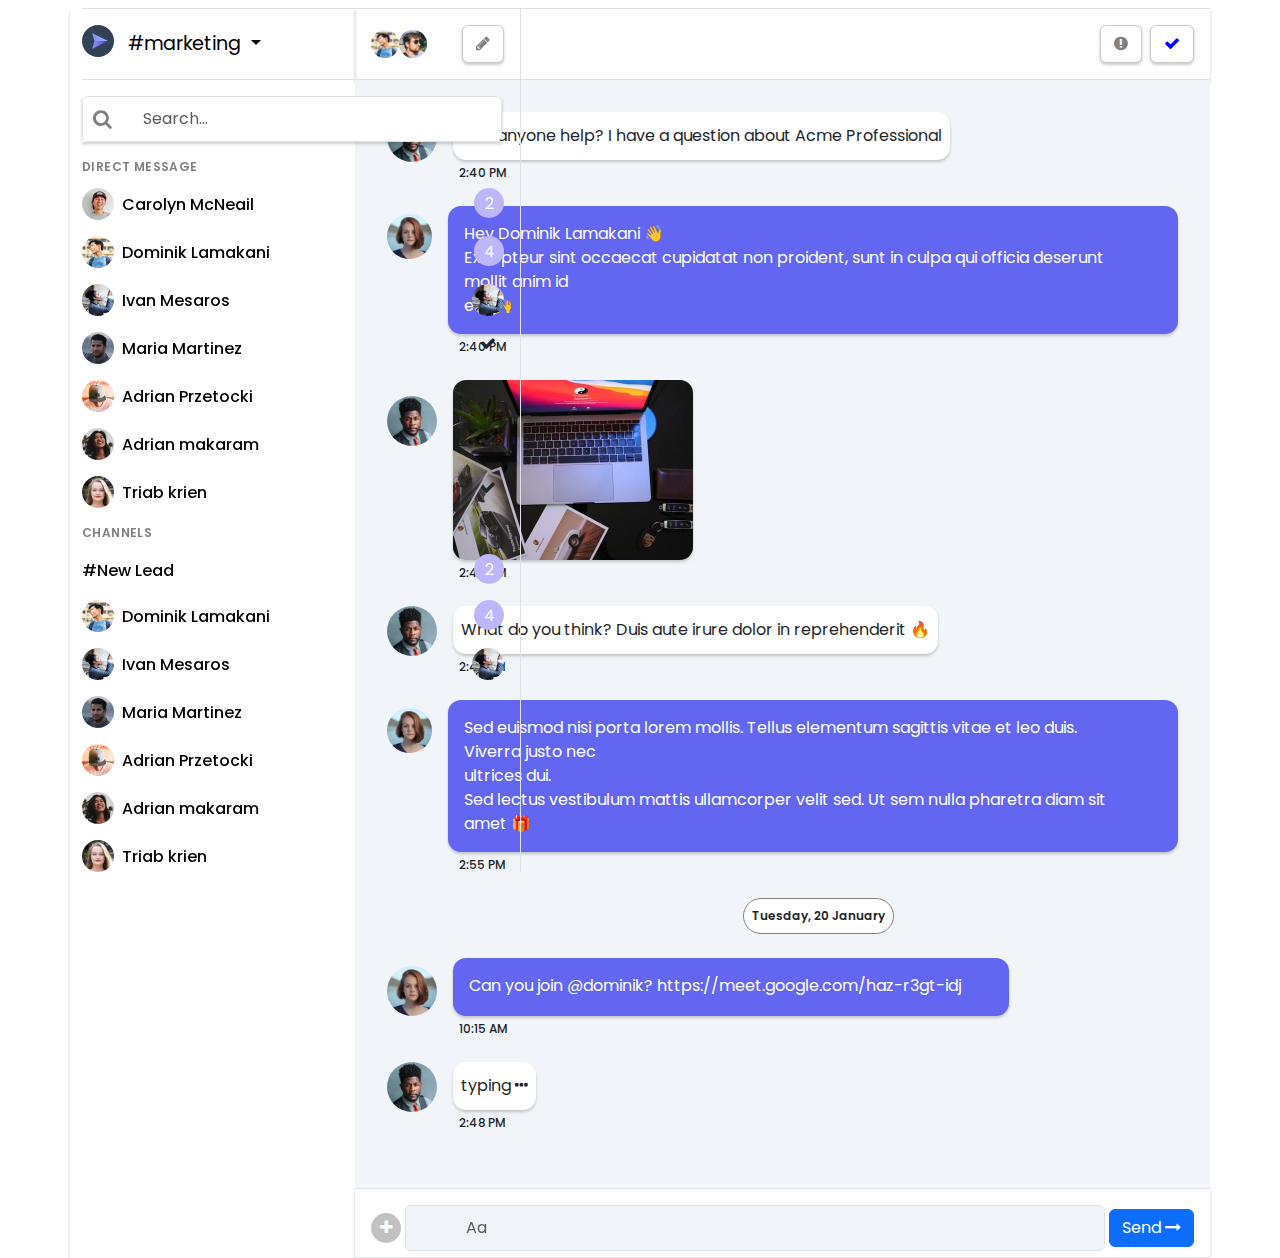
<file: dashboard/message.html>
<!DOCTYPE html>
<html lang="en">
    <head>
        <meta charset="UTF-8" />
        <meta http-equiv="X-UA-Compatible" content="IE=edge" />
        <meta name="viewport" content="width=device-width, initial-scale=1.0" />
        <!-- Latest compiled and minified CSS -->
        <link href="https://cdn.jsdelivr.net/npm/bootstrap@5.1.3/dist/css/bootstrap.min.css" rel="stylesheet" />
        <link rel="stylesheet" href="https://cdnjs.cloudflare.com/ajax/libs/font-awesome/4.7.0/css/font-awesome.min.css" />
        <link rel="stylesheet" href="./Assets/css/style.css" />
        <title>Dashboard</title>
    </head>
    <body>
        <section class="">
            <div class="container">
                <div class="row mt-2">
                     <div class="col-md-3 pe-0 box">
                         <div class="sidebar">
                        <div class="market-header border-bottom border-end border-top pt-3 pb-3 pe-3 d-flex justify-content-between">
                            <div class="d-flex justify-content-between">
                                <div class="image-logo">
                                    <img src="./Assets/images/Acma.png" class="me-2 rounded-circle" height="32" width="32" />
                                </div>
                                <div class="dropdown mt-1">
                                    <button class="dropdown-toggle" type="button" id="dropdownMenu2" data-bs-toggle="dropdown" aria-expanded="false">
                                     #marketing
                                    </button>
                                    <ul class="dropdown-menu" aria-labelledby="dropdownMenu2">
                                      <li class="mb-2">
                                         <div class="d-flex justify-content-between"> 
                                          <div class="d-flex">
                                              <div class="image-logo">
                                                 <img src="./Assets/images/Acma.png" class="me-2 rounded-circle" height="32" width="32" />
                                               </div> 
                                               <div class="text mt-1">
                                                   #marketing
                                               </div>
                                          </div> 
                                          <div class="font-image mt-1">
                                              <span class="fa fa fa-check fb"></span>
                                          </div>
                                          </div> 
                                      </li>
                                      <li class="mb-2">
                                      
                                         <div class="d-flex">
                                             <div class="image-logo">
                                                <img src="./Assets/images/Acma.png" class="me-2 rounded-circle" height="32" width="32" />
                                              </div> 
                                              <div class="text mt-1">
                                                  #Developing
                                              </div>
                                         </div> 
                                        
                                        
                                        </li>
                                        <li class="mb-2">
                                      
                                            <div class="d-flex">
                                                <div class="image-logo">
                                                   <img src="./Assets/images/Acma.png" class="me-2 rounded-circle" height="32" width="32" />
                                                 </div> 
                                                 <div class="text mt-1">
                                                     #Product Support
                                                 </div>
                                            </div> 
                                           
                                           
                                           </li>
                                      
                                    </ul>
                                  </div>
                                
                            </div>
                            <div class="bg-white edit-button">
                                <button class="btn"><span class="fa fa-pencil text-gray"></span></button>
                            </div>
                       </div>
                       <div class="border-end pt-3">
                         <div class="header-form pb-3">
                             <form class="form-data search-form">
                                <label for="action-search" class="label-search">Search</label>
                                <input id="action-search" class="form-control" type="search" placeholder="Search…" />
                                <button class="fa fa-search" type="submit" aria-label="Search"></button>
                              </form>
                          </div>
                          <div class="Direct-message">
                             <div class="team-header text-uppercase">
                                 Direct Message
                             </div>
                          </div>
                          <ul class="list-unstyled pe-3">
                            <li class="mb-3">
                                <div class="d-flex justify-content-around">
                                    <div class="d-flex align-items-start flex-grow-1">
                                        <div class="me-2 position-relative">
                                            <img src="./Assets/images/user-08.jpg" alt="user-1" class="img-fluid rounded-circle" height="32" width="32" />
                                        </div>
                                        <div class="c_name">
                                            <span class="text-sm">Carolyn McNeail</span>
                                        </div>
                                    </div>
                                    <div class="numb">
                                        <span class="text-num">2</span>
                                    </div>
                                </div>
                            </li>
                            <li class="mb-3">
                                <div class="d-flex justify-content-around">
                                    <div class="d-flex align-items-start flex-grow-1">
                                        <div class="me-2 position-relative">
                                            <img src="./Assets/images/user-01.jpg" alt="user-1" class="img-fluid rounded-circle" height="32" width="32" />
                                        </div>
                                        <div class="c_name">
                                            <span class="text-sm">Dominik Lamakani</span>
                                        </div>
                                    </div>
                                    <div class="numb">
                                        <span class="text-num">4</span>
                                    </div>
                                </div>
                            </li>
                            <li class="mb-3">
                                <div class="d-flex justify-content-around">
                                    <div class="d-flex align-items-start flex-grow-1">
                                        <div class="me-2 position-relative">
                                            <img src="./Assets/images/user-03.jpg" alt="user-1" class="img-fluid rounded-circle" height="32" width="32" />
                                        </div>
                                        <div class="c_name">
                                            <span class="text-sm">Ivan Mesaros</span>
                                        </div>
                                    </div>
                                    <div class="">
                                        <img src="./Assets/images/user-03.jpg" alt="user-1" class="img-fluid rounded-circle" height="32" width="32" />
                                    </div>
                                </div>
                            </li>
                            <li class="mb-3">
                                <div class="d-flex justify-content-around">
                                    <div class="d-flex align-items-start flex-grow-1">
                                        <div class="me-2 position-relative">
                                            <img src="./Assets/images/user-05.jpg" alt="user-1" class="img-fluid rounded-circle" height="32" width="32" />
                                        </div>
                                        <div class="c_name">
                                            <span class="text-sm">Maria Martinez</span>
                                        </div>
                                    </div>
                                    <div class="">
                                        <span class="fa fa-check pe-2"></span>
                                    </div>
                                </div>
                            </li>
                            <li class="mb-3">
                                <div class="d-flex justify-content-around">
                                    <div class="d-flex align-items-start flex-grow-1">
                                        <div class="me-2 position-relative">
                                            <img src="./Assets/images/user-06.jpg" alt="user-1" class="img-fluid rounded-circle" height="32" width="32" />
                                        </div>
                                        <div class="c_name">
                                            <span class="text-sm">Adrian Przetocki</span>
                                        </div>
                                    </div>
                                    <div class="">
                                        <span class="fa fa-check pe-2"></span>
                                    </div>
                                </div>
                            </li>
                            <li class="mb-3">
                                <div class="d-flex justify-content-around">
                                    <div class="d-flex align-items-start flex-grow-1">
                                        <div class="me-2 position-relative">
                                            <img src="./Assets/images/user-07.jpg" alt="user-1" class="img-fluid rounded-circle" height="32" width="32" />
                                        </div>
                                        <div class="c_name">
                                            <span class="text-sm">Adrian makaram</span>
                                        </div>
                                    </div>
                                    <div class="">
                                        <span class="fa fa-check pe-2"></span>
                                    </div>
                                </div>
                            </li>
                            <li class=" ">
                                <div class="d-flex justify-content-around">
                                    <div class="d-flex align-items-start flex-grow-1">
                                        <div class="me-2 position-relative">
                                            <img src="./Assets/images/user-09.jpg" alt="user-1" class="img-fluid rounded-circle" height="32" width="32" />
                                        </div>
                                        <div class="c_name">
                                            <span class="text-sm">Triab krien</span>
                                        </div>
                                    </div>
                                    <div class="">
                                        <span class="fa fa-check pe-2"></span>
                                    </div>
                                </div>
                            </li>
                        </ul>
                        <div class="Direct-message">
                            <div class="team-header text-uppercase">
                           Channels
                            </div>
                            <ul class="list-unstyled pe-3">
                                <li class="mb-3">
                                    <div class="d-flex justify-content-around">
                                        <div class="d-flex align-items-start flex-grow-1">
                                           
                                            <div class="c_name">
                                                <span class="text-sm">#New Lead</span>
                                            </div>
                                        </div>
                                        <div class="numb">
                                            <span class="text-num">2</span>
                                        </div>
                                    </div>
                                </li>
                             <li class="mb-3">
                                    <div class="d-flex justify-content-around">
                                        <div class="d-flex align-items-start flex-grow-1">
                                            <div class="me-2 position-relative">
                                                <img src="./Assets/images/user-01.jpg" alt="user-1" class="img-fluid rounded-circle" height="32" width="32" />
                                            </div>
                                            <div class="c_name">
                                                <span class="text-sm">Dominik Lamakani</span>
                                            </div>
                                        </div>
                                        <div class="numb">
                                            <span class="text-num">4</span>
                                        </div>
                                    </div>
                                </li>
                                <li class="mb-3">
                                    <div class="d-flex justify-content-around">
                                        <div class="d-flex align-items-start flex-grow-1">
                                            <div class="me-2 position-relative">
                                                <img src="./Assets/images/user-03.jpg" alt="user-1" class="img-fluid rounded-circle" height="32" width="32" />
                                            </div>
                                            <div class="c_name">
                                                <span class="text-sm">Ivan Mesaros</span>
                                            </div>
                                        </div>
                                        <div class="">
                                            <img src="./Assets/images/user-03.jpg" alt="user-1" class="img-fluid rounded-circle" height="32" width="32" />
                                        </div>
                                    </div>
                                </li>
                                <li class="mb-3">
                                    <div class="d-flex justify-content-between">
                                        <div class="d-flex align-items-start flex-grow-1">
                                            <div class="me-2 position-relative">
                                                <img src="./Assets/images/user-05.jpg" alt="user-1" class="img-fluid rounded-circle" height="32" width="32" />
                                            </div>
                                            <div class="c_name">
                                                <span class="text-sm">Maria Martinez</span>
                                            </div>
                                        </div>
                                    </div>
                                </li>
                                <li class="mb-3">
                                    <div class="d-flex justify-content-between">
                                        <div class="d-flex align-items-start flex-grow-1">
                                            <div class="me-2 position-relative">
                                                <img src="./Assets/images/user-06.jpg" alt="user-1" class="img-fluid rounded-circle" height="32" width="32" />
                                            </div>
                                            <div class="c_name">
                                                <span class="text-sm">Adrian Przetocki</span>
                                            </div>
                                        </div>
                                    </div>
                                </li>
                                <li class="mb-3">
                                    <div class="d-flex justify-content-between">
                                        <div class="d-flex align-items-start flex-grow-1">
                                            <div class="me-2 position-relative">
                                                <img src="./Assets/images/user-07.jpg" alt="user-1" class="img-fluid rounded-circle" height="32" width="32" />
                                            </div>
                                            <div class="c_name">
                                                <span class="text-sm">Adrian makaram</span>
                                            </div>
                                        </div>
                                    </div>
                                </li>
                                <li class=" ">
                                    <div class="d-flex justify-content-between">
                                        <div class="d-flex align-items-start flex-grow-1">
                                            <div class="me-2 position-relative">
                                                <img src="./Assets/images/user-09.jpg" alt="user-1" class="img-fluid rounded-circle" height="32" width="32" />
                                            </div>
                                            <div class="c_name">
                                                <span class="text-sm">Triab krien</span>
                                            </div>
                                        </div>
                                    </div>
                                </li> 
                            </ul>
                        </div>
                       </div>
                       </div>
                    </div>
                    <div class="col-md-9 gx-0">
                       
                         <div class="d-flex align-items-center justify-content-between border-top border-bottom p-3 box"> 
                            
                            <div class="d-flex meet-image">
                                <img src="./Assets/images/user-01.jpg" class="img-fluid rounded-circle user" height="28" width="28" alt="user" />
                                <img src="./Assets/images/user-04.jpg" class="img-fluid rounded-circle user" height="28" width="28" alt="user" />        
                            </div>
                            <div class="d-flex justify-content-between">
                                    <div class="bg-white edit-button me-2">
                                        <button class="btn"><span class="fa fa-exclamation-circle text-gray"></span></button>
                                    </div>
                                    <div class="bg-white edit-button">
                                        <button class="btn"><span class="fa fa-check fb"></span></button>
                                    </div>
                            </div>
                          
                         
                        </div>
                        
                        <section class="main-card-content ">
                            <div class="user-comment d-flex">
                                <div class="user-images">
                                 <img src="./Assets/images/user-12.jpg" alt="user-1" class="img-fluid rounded-circle" height="50" width="50" />
                                </div>
                                <div class=" ms-3 user-text text-center ps-2 pe-2 mb-1">
                                    Can anyone help? I have a question about Acme Professional
                                </div>  
                            </div>
                            <div class="flex align-itmes-center mb-4 justify-content-between"> 
                                <div class="gb gk">2:40 PM</div> 
                            </div>
                            <div class="user-comment mb-1 d-flex">
                             <div class="user-images mt-2">
                              <img src="./Assets/images/user-10.jpg" alt="user-1" class="img-fluid rounded-circle" height="50" width="50" />
                             </div>
                             <div class=" ms-3 fg text-white p-3 pe-5">
                                Hey Dominik Lamakani 👋<br>
                                Excepteur sint occaecat cupidatat non proident, sunt in culpa qui officia deserunt mollit anim id<br>
                                est 🙌
                             </div>
                         </div>
                         <div class="flex align-itmes-center mb-4 justify-content-between"> 
                             <div class="gb gk">2:40 PM</div> 
                         </div>
                         <div class="user-comment mb-1 d-flex">
                             <div class="user-images mt-3">
                              <img src="./Assets/images/user-12.jpg" alt="user-1" class="img-fluid rounded-circle" height="50" width="50" />
                             </div>
                             <div class=" ms-3  text-white  pe-5">
                                <img src="./Assets/images/chat-image.jpg" class="im" width="240" height="180" alt="Chat image" >
                             </div>
                         </div>
                         <div class="flex align-itmes-center mb-4 justify-content-between"> 
                             <div class="gb gk">2:40 PM</div> 
                         </div>
                         <div class="user-comment d-flex">
                             <div class="user-images">
                              <img src="./Assets/images/user-12.jpg" alt="user-1" class="img-fluid rounded-circle" height="50" width="50" />
                             </div>
                             <div class=" ms-3 user-text text-center ps-2 pe-2 mb-1">
                                 What do you think? Duis aute irure dolor in reprehenderit 🔥
                             </div>  
                         </div>
                         <div class="flex align-itmes-center mb-4 justify-content-between"> 
                             <div class="gb gk">2:48 PM</div> 
                         </div>
                         <div class="user-comment mb-1 d-flex">
                             <div class="user-images mt-2">
                              <img src="./Assets/images/user-10.jpg" alt="user-1" class="img-fluid rounded-circle" height="50" width="50" />
                             </div>
                             <div class=" ms-3 fg text-white p-3 pe-5">
                                 Sed euismod nisi porta lorem mollis. Tellus elementum sagittis vitae et leo duis. Viverra justo nec<br> ultrices dui.<br>
                                 Sed lectus vestibulum mattis ullamcorper velit sed. Ut sem nulla pharetra diam sit amet 🎁
                             </div>
                         </div>
                         <div class="flex align-itmes-center mb-4 justify-content-between"> 
                             <div class="gb gk">2:55 PM</div> 
                         </div>
                         <div class="d-flex justify-content-center mb-4"> 
                             <div class="gb p-2 fw comment-date"> Tuesday, 20 January </div>
                          </div>
                          <div class="user-comment mb-1 d-flex">
                             <div class="user-images mt-2">
                              <img src="./Assets/images/user-10.jpg" alt="user-1" class="img-fluid rounded-circle" height="50" width="50" />
                             </div>
                             <div class=" ms-3 fg text-white p-3 pe-5">
                                 Can you join @dominik? https://meet.google.com/haz-r3gt-idj
                             </div>
                         </div>
                         <div class="flex align-itmes-center mb-4 justify-content-between"> 
                             <div class="gb gk">10:15 AM</div> 
                         </div>
                         <div class="user-comment d-flex">
                             <div class="user-images">
                              <img src="./Assets/images/user-12.jpg" alt="user-1" class="img-fluid rounded-circle" height="50" width="50" />
                             </div>
                             <div class=" ms-3 user-text text-center ps-2 pe-2 mb-1">
                               typing  <span class="fa fa-ellipsis-h"></span>
                             </div>  
                         </div>
                         <div class="flex align-itmes-center mb-4 justify-content-between"> 
                             <div class="gb gk">2:48 PM</div> 
                         </div>
                         </section>
                         <section class="bottom-footer">
                            
                            <div class="user-message border-top border-bottom text-center p-3">
                                <div class="d-flex justify-content-between flex wrap">
                                    <div class=" mt-2 add-btn">
                                        <span class="fa fa-plus text-white"></span>
                                    </div>
                                    <div class="header-form">
                                        <form class="form-data">
                                            <label for="action-search" class="label-search">Search</label>
                                            <input id="action-search" class="form-control form3" type="search" placeholder="Aa" />
                                           
                                        </form>
                                    </div>
                                    <div class="send-btn mt-1">
                                        <button class="btn btn-primary ms-4 ms-md-0">Send <span class="fa fa-long-arrow-right"></span></button> 
                                    </div>
                                </div>
                                
    
                            </div>
                            
                        </section>
                        

                    </div>
                </div>
            </div>

        </section>   
          
       

        <!-- Latest compiled JavaScript -->
        <script src="https://cdn.jsdelivr.net/npm/bootstrap@5.1.3/dist/js/bootstrap.bundle.min.js"></script>
    </body>
</html>
</file>
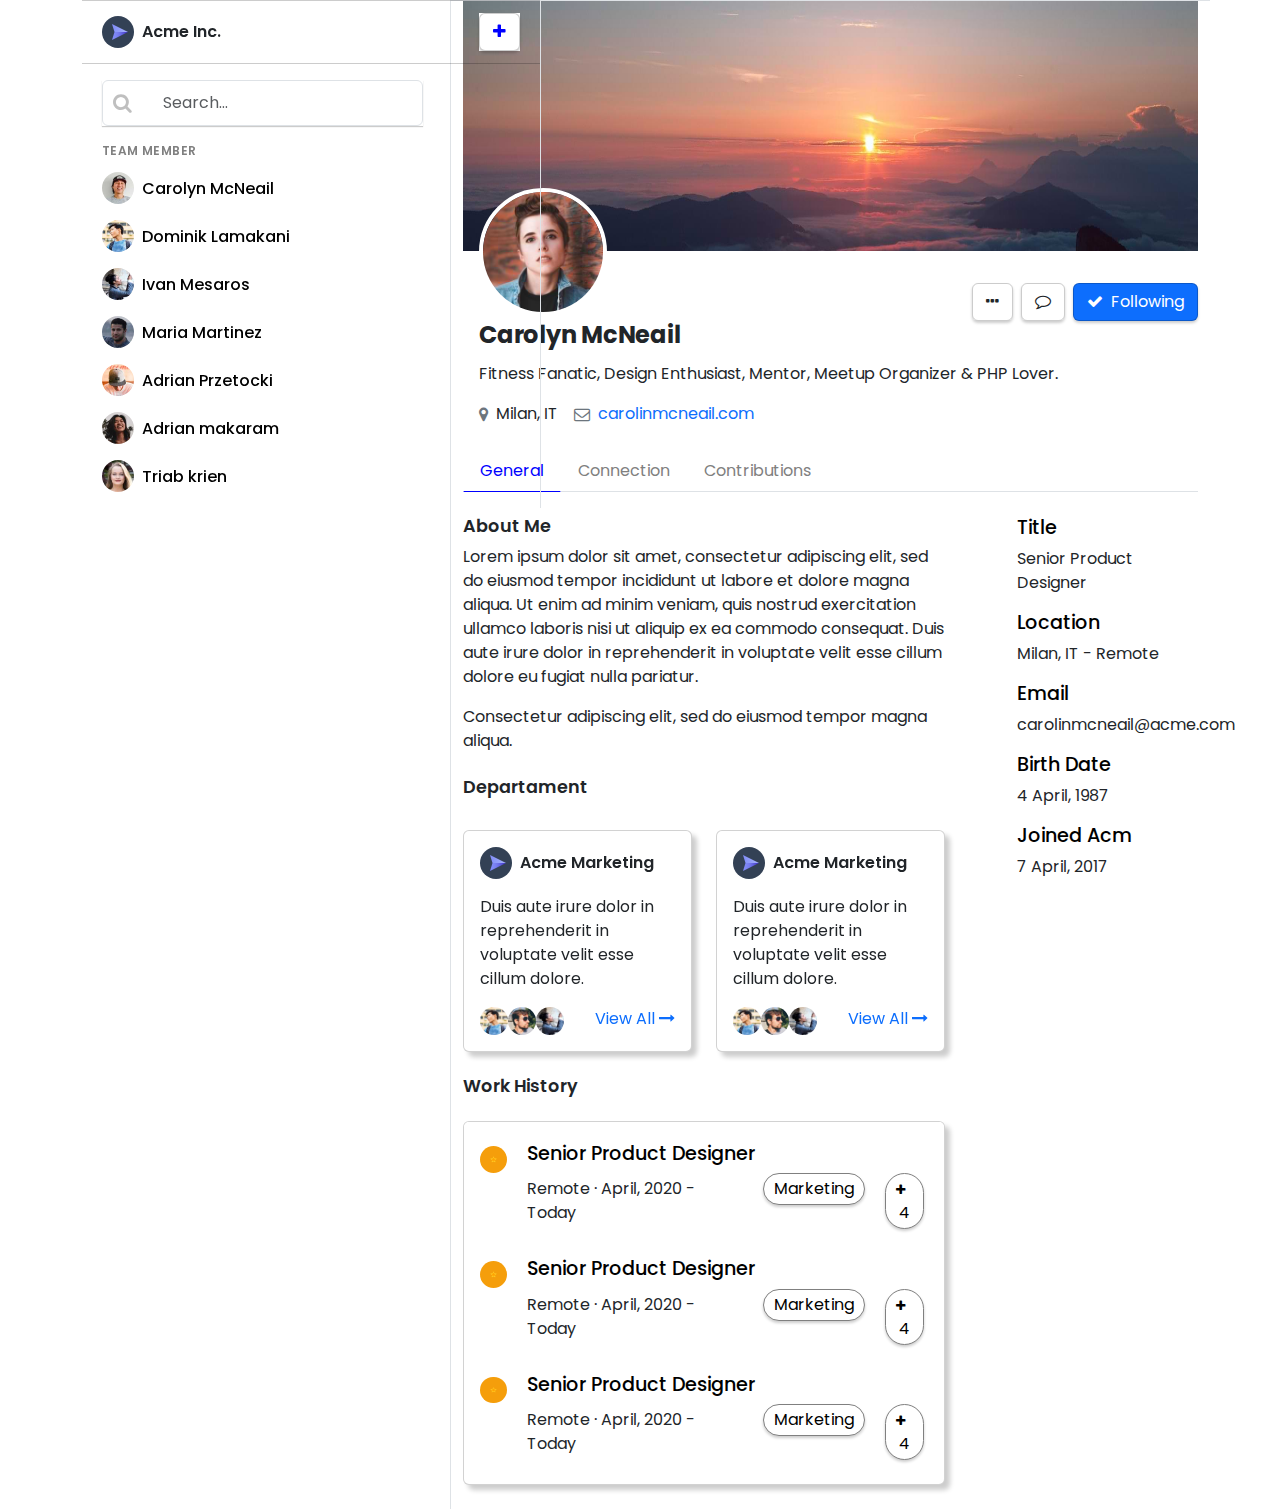
<file: dashboard/profile.html>
<!DOCTYPE html>
<html lang="en">
    <head>
        <meta charset="UTF-8" />
        <meta http-equiv="X-UA-Compatible" content="IE=edge" />
        <meta name="viewport" content="width=device-width, initial-scale=1.0" />
        <!-- Latest compiled and minified CSS -->
        <link href="https://cdn.jsdelivr.net/npm/bootstrap@5.1.3/dist/css/bootstrap.min.css" rel="stylesheet" />
        <link rel="stylesheet" href="https://cdnjs.cloudflare.com/ajax/libs/font-awesome/4.7.0/css/font-awesome.min.css" />
        <link rel="stylesheet" href="./Assets/css/style.css" />
        <title>Dashboard</title>
    </head>
    <body>
        <section class="">
            <div class="container">
                <div class="row">
                    <div class="col-md-4">
                        <div class=" border-end sidebar">
                            <div class="acme-header d-flex align-items-center mb-3">
                                <div class="acme-logo d-flex align-items-center w-100 justify-content-between">
                                    <div class="position-relative">
                                        <div class="flex-grow-1 d-flex align-items-center">
                                            <img src="./Assets/images/Acma.png" class="me-2 rounded-circle" height="32" width="32" />
                                            <div class="acme-text">
                                                <span class="acme">Acme Inc.</span>
                                            </div>
                                        </div>
                                    </div>
                                    <div class="bg-white plus-button">
                                        <button class="btn"><span class="fa fa-plus"></span></button>
                                    </div>
                                </div>
                            </div>
                            <div class="header-form">
                                <form class="form-data profile-data">
                                    <label for="action-search" class="label-search">Search</label>
                                    <input id="action-search" class="form-control" type="search" placeholder="Search…" />
                                    <button class="fa fa-search" type="submit" aria-label="Search"></button>
                                </form>
                            </div>
                            <div class="team-member">
                                <div class="team-header text-uppercase">
                                    Team Member
                                </div>
                                <ul class="list-unstyled">
                                    <li class="mb-3">
                                        <div class="d-flex justify-content-between">
                                            <div class="d-flex align-items-start flex-grow-1">
                                                <div class="me-2 position-relative">
                                                    <img src="./Assets/images/user-08.jpg" alt="user-1" class="img-fluid rounded-circle" height="32" width="32" />
                                                </div>
                                                <div class="c_name">
                                                    <span class="text-sm">Carolyn McNeail</span>
                                                </div>
                                            </div>
                                        </div>
                                    </li>
                                    <li class="mb-3">
                                        <div class="d-flex justify-content-between">
                                            <div class="d-flex align-items-start flex-grow-1">
                                                <div class="me-2 position-relative">
                                                    <img src="./Assets/images/user-01.jpg" alt="user-1" class="img-fluid rounded-circle" height="32" width="32" />
                                                </div>
                                                <div class="c_name">
                                                    <span class="text-sm">Dominik Lamakani</span>
                                                </div>
                                            </div>
                                        </div>
                                    </li>
                                    <li class="mb-3">
                                        <div class="d-flex justify-content-between">
                                            <div class="d-flex align-items-start flex-grow-1">
                                                <div class="me-2 position-relative">
                                                    <img src="./Assets/images/user-03.jpg" alt="user-1" class="img-fluid rounded-circle" height="32" width="32" />
                                                </div>
                                                <div class="c_name">
                                                    <span class="text-sm">Ivan Mesaros</span>
                                                </div>
                                            </div>
                                        </div>
                                    </li>
                                    <li class="mb-3">
                                        <div class="d-flex justify-content-between">
                                            <div class="d-flex align-items-start flex-grow-1">
                                                <div class="me-2 position-relative">
                                                    <img src="./Assets/images/user-05.jpg" alt="user-1" class="img-fluid rounded-circle" height="32" width="32" />
                                                </div>
                                                <div class="c_name">
                                                    <span class="text-sm">Maria Martinez</span>
                                                </div>
                                            </div>
                                        </div>
                                    </li>
                                    <li class="mb-3">
                                        <div class="d-flex justify-content-between">
                                            <div class="d-flex align-items-start flex-grow-1">
                                                <div class="me-2 position-relative">
                                                    <img src="./Assets/images/user-06.jpg" alt="user-1" class="img-fluid rounded-circle" height="32" width="32" />
                                                </div>
                                                <div class="c_name">
                                                    <span class="text-sm">Adrian Przetocki</span>
                                                </div>
                                            </div>
                                        </div>
                                    </li>
                                    <li class="mb-3">
                                        <div class="d-flex justify-content-between">
                                            <div class="d-flex align-items-start flex-grow-1">
                                                <div class="me-2 position-relative">
                                                    <img src="./Assets/images/user-07.jpg" alt="user-1" class="img-fluid rounded-circle" height="32" width="32" />
                                                </div>
                                                <div class="c_name">
                                                    <span class="text-sm">Adrian makaram</span>
                                                </div>
                                            </div>
                                        </div>
                                    </li>
                                    <li class=" ">
                                        <div class="d-flex justify-content-between">
                                            <div class="d-flex align-items-start flex-grow-1">
                                                <div class="me-2 position-relative">
                                                    <img src="./Assets/images/user-09.jpg" alt="user-1" class="img-fluid rounded-circle" height="32" width="32" />
                                                </div>
                                                <div class="c_name">
                                                    <span class="text-sm">Triab krien</span>
                                                </div>
                                            </div>
                                        </div>
                                    </li>
                                </ul>
                            </div>
                        </div>
                    </div>
                    <div class="col-md-8 border-right-0 border-bottom-0 border-top border-start">
                        <div class="profile-image">
                            <img src="./Assets/images/profile-bg.jpg" class="img-fluid" />
                        </div>
                        <div class="pre-profile">
                            <div class="pe-image">
                                <div class="pro-img d-flex align-items-center justify-content-between d-block">
                                    <div class="inline-flex images">
                                        <img src="./Assets/images/user-128.jpg" height="128" width="128" class="pre-img rounded-circle" />
                                    </div>
                                    <div class="d-flex multi-button">
                                        <button class="btn me-2"><span class="fa fa-ellipsis-h"></span></button>
                                        <button class="btn me-2"><span class="fa fa-comment-o"></span></button>
                                        <button class="btn btn btn-primary"><span class="fa fa-check pe-2"></span>Following</button>
                                    </div>
                                </div>
                            </div>
                        </div>
                        <div class="inline-flex align-items-start mb-2 header-text">
                            <h1 class="ms-3">Carolyn McNeail</h1>
                        </div>
                        <div class="text-sm mb-3 ms-3">Fitness Fanatic, Design Enthusiast, Mentor, Meetup Organizer &amp; PHP Lover.</div>
                        <div class="d-flex flex-wrap">
                            <div class="d-flex align-items-start ms-3"><span class="fa fa-map-marker me-2 mt-1 text-secondary"></span> Milan, IT</div>
                            <div class="d-flex align-items-start ms-3"><span class="fa fa-envelope-o me-2 mt-1 text-secondary"></span><a href="#" class="text-decoration-none">carolinmcneail.com</a></div>
                        </div>
                        <div class="mt-4 tabs">
                            <ul class="nav nav-tabs">
                                <li class="nav-item">
                                    <a class="nav-link active" href="#">General</a>
                                </li>
                                <li class="nav-item">
                                    <a class="nav-link" href="#">Connection</a>
                                </li>
                                <li class="nav-item">
                                    <a class="nav-link" href="#">Contributions</a>
                                </li>
                            </ul>
                        </div>
                        <div class="row">
                            <div class="col-md-8 mb-4">
                                <div class="about-profile mt-4">
                                    <div class="about-header">
                                        <h2 class="fw">About Me</h2>
                                        <p>
                                            Lorem ipsum dolor sit amet, consectetur adipiscing elit, sed do eiusmod tempor incididunt ut labore et dolore magna aliqua. Ut enim ad minim veniam, quis nostrud exercitation ullamco laboris nisi
                                            ut aliquip ex ea commodo consequat. Duis aute irure dolor in reprehenderit in voluptate velit esse cillum dolore eu fugiat nulla pariatur.
                                        </p>
                                        <p>Consectetur adipiscing elit, sed do eiusmod tempor magna aliqua.</p>
                                    </div>
                                </div>
                                <div class="about-profile mt-4">
                                    <div class="about-header">
                                        <h2 class="fw">Departament</h2>
                                    </div>
                                </div>
                                <div class="row">
                                    <div class="col-md-6 mt-4">
                                        <div class="card">
                                            <div class="card-body">
                                                <div class="position-relative mb-3">
                                                    <div class="flex-grow-1 d-flex align-items-center">
                                                        <img src="./Assets/images/Acma.png" class="me-2 rounded-circle" height="32" width="32" />
                                                        <div class="acme-text">
                                                            <span class="acme">Acme Marketing</span>
                                                        </div>
                                                    </div>
                                                </div>
                                                <p>
                                                    Duis aute irure dolor in reprehenderit in voluptate velit esse cillum dolore.
                                                </p>
                                                <div class="d-flex justify-content-between">
                                                    <div class="d-flex meet-image">
                                                        <img src="./Assets/images/user-01.jpg" class="img-fluid rounded-circle user" height="28" width="28" alt="user" />
                                                        <img src="./Assets/images/user-04.jpg" class="img-fluid rounded-circle user" height="28" width="28" alt="user" />
                                                        <img src="./Assets/images/user-03.jpg" class="img-fluid rounded-circle user" height="28" width="28" alt="user" />
                                                    </div>
                                                    <div class="view-btn">
                                                        <a href="#" class="text-decoration-none">View All <span class="fa fa-long-arrow-right"></span></a>
                                                    </div>
                                                </div>
                                            </div>
                                        </div>
                                    </div>
                                    <div class="col-md-6 mt-4">
                                        <div class="card">
                                            <div class="card-body">
                                                <div class="position-relative mb-3">
                                                    <div class="flex-grow-1 d-flex align-items-center">
                                                        <img src="./Assets/images/Acma.png" class="me-2 rounded-circle" height="32" width="32" />
                                                        <div class="acme-text">
                                                            <span class="acme">Acme Marketing</span>
                                                        </div>
                                                    </div>
                                                </div>
                                                <p>
                                                    Duis aute irure dolor in reprehenderit in voluptate velit esse cillum dolore.
                                                </p>
                                                <div class="d-flex justify-content-between">
                                                    <div class="d-flex meet-image">
                                                        <img src="./Assets/images/user-01.jpg" class="img-fluid rounded-circle user" height="28" width="28" alt="user" />
                                                        <img src="./Assets/images/user-04.jpg" class="img-fluid rounded-circle user" height="28" width="28" alt="user" />
                                                        <img src="./Assets/images/user-03.jpg" class="img-fluid rounded-circle user" height="28" width="28" alt="user" />
                                                    </div>
                                                    <div class="view-btn">
                                                        <a href="#" class="text-decoration-none">View All <span class="fa fa-long-arrow-right"></span></a>
                                                    </div>
                                                </div>
                                            </div>
                                        </div>
                                    </div>
                                </div>
                                <div class="about-profile mt-4">
                                    <div class="about-header">
                                        <h2 class="fw">Work History</h2>
                                    </div>
                                </div>
                                <div class="card pb-3 mt-4">
                                    <div class="card-header">
                                        <div class="card-images mt-3">
                                            <a href="#" class="image-link star">
                                                <img src="./Assets/images/star.png" height="32" width="32" class="img-fluid" />
                                            </a>
                                        </div>
                                        <div class="card-header-title">
                                            <a href="#">
                                                <h3 class="justify-content-center mt-2 pro-text">Senior Product Designer</h3>
                                            </a>
                                            <div class="history justify-content-between">
                                                <div class="d-flex align-items-center">Remote · April, 2020 - Today</div>
                                                <div class="d-flex justify-content-between">
                                                    <div class="mark-btn">
                                                        <button type="button">Marketing</button>
                                                    </div>
                                                    <div class="num-btn">
                                                        <button type="button"><span class="fa fa-plus me-2"></span><span>4</span></button>
                                                    </div>
                                                </div>
                                            </div>
                                        </div>
                                    </div>
                                    <div class="card-header">
                                        <div class="card-images mt-3">
                                            <a href="#" class="image-link star">
                                                <img src="./Assets/images/star.png" height="32" width="32" class="img-fluid" />
                                            </a>
                                        </div>
                                        <div class="card-header-title">
                                            <a href="#">
                                                <h3 class="justify-content-center mt-2 pro-text">Senior Product Designer</h3>
                                            </a>
                                            <div class="history justify-content-between">
                                                <div class="d-flex align-items-center">Remote · April, 2020 - Today</div>
                                                <div class="d-flex justify-content-between">
                                                    <div class="mark-btn">
                                                        <button type="button">Marketing</button>
                                                    </div>
                                                    <div class="num-btn">
                                                        <button type="button"><span class="fa fa-plus me-2"></span><span>4</span></button>
                                                    </div>
                                                </div>
                                            </div>
                                        </div>
                                    </div>
                                    <div class="card-header">
                                        <div class="card-images mt-3">
                                            <a href="#" class="image-link star">
                                                <img src="./Assets/images/star.png" height="32" width="32" class="img-fluid" />
                                            </a>
                                        </div>
                                        <div class="card-header-title">
                                            <a href="#">
                                                <h3 class="justify-content-center mt-2 pro-text">Senior Product Designer</h3>
                                            </a>
                                            <div class="history justify-content-between">
                                                <div class="d-flex align-items-center">Remote · April, 2020 - Today</div>
                                                <div class="d-flex justify-content-between">
                                                    <div class="mark-btn">
                                                        <button type="button">Marketing</button>
                                                    </div>
                                                    <div class="num-btn">
                                                        <button type="button"><span class="fa fa-plus me-2"></span><span>4</span></button>
                                                    </div>
                                                </div>
                                            </div>
                                        </div>
                                    </div>
                                </div>
                            </div>
                            <div class="col-md-4">
                                <div class="profile-bio mt-4 ms-5">
                                    <div class="profile-header">
                                        <h3 class="pro-text">Title</h3>
                                        <p>Senior Product Designer</p>
                                    </div>
                                    <div class="profile-location">
                                        <h3 class="pro-text">Location</h3>
                                        <p>Milan, IT - Remote</p>
                                    </div>
                                    <div class="profile-mail">
                                        <h3 class="pro-text">Email</h3>
                                        <p>carolinmcneail@acme.com</p>
                                    </div>
                                    <div class="profile-birth">
                                        <h3 class="pro-text">Birth Date</h3>
                                        <p>4 April, 1987</p>
                                    </div>
                                    <div class="profile-join">
                                        <h3 class="pro-text">Joined Acm</h3>
                                        <p>7 April, 2017</p>
                                    </div>
                                </div>
                            </div>
                        </div>
                    </div>
                </div>
            </div>
        </section>

        <!-- Latest compiled JavaScript -->
        <script src="https://cdn.jsdelivr.net/npm/bootstrap@5.1.3/dist/js/bootstrap.bundle.min.js"></script>
    </body>
</html>
</file>
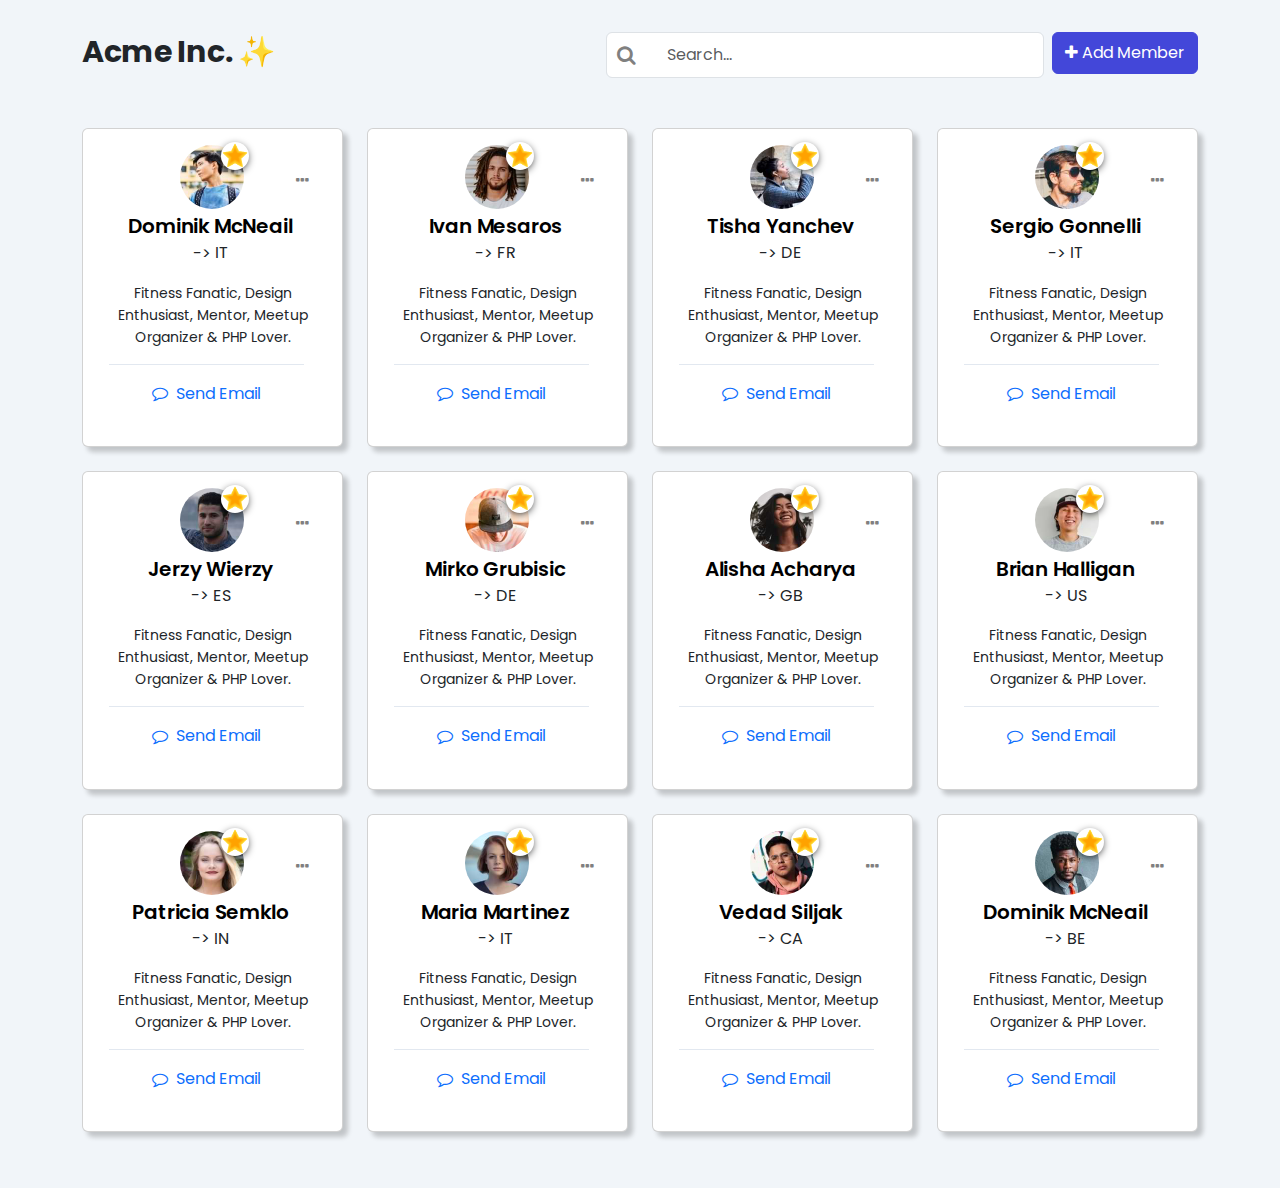
<file: dashboard/tab.html>
<!DOCTYPE html>
<html lang="en">
    <head>
        <meta charset="UTF-8" />
        <meta http-equiv="X-UA-Compatible" content="IE=edge" />
        <meta name="viewport" content="width=device-width, initial-scale=1.0" />
        <!-- Latest compiled and minified CSS -->
        <link href="https://cdn.jsdelivr.net/npm/bootstrap@5.1.3/dist/css/bootstrap.min.css" rel="stylesheet" />
        <link rel="stylesheet" href="https://cdnjs.cloudflare.com/ajax/libs/font-awesome/4.7.0/css/font-awesome.min.css" />
        <link rel="stylesheet" href="./Assets/css/style.css" />
        <title>Dashboard</title>
    </head>
    <body>
        <section class="main-card-content">
            <div class="container">
                <div class="main-header">
                    <div class="header-title mb-3">
                        <h1>Acme Inc. ✨</h1>
                    </div>
                    <div class="header-fb">
                        <div class="header-form">
                            <form class="form-data">
                                <label for="action-search" class="label-search">Search</label>
                                <input id="action-search" class="form-control" type="search" placeholder="Search…" />
                                <button class="fa fa-search" type="submit" aria-label="Search"></button>
                            </form>
                        </div>
                        <div class="add-button">
                            <button class="btn"><span class="fa fa-plus"></span> <span>Add Member</span></button>
                        </div>
                    </div>
                </div>
                <div class="main-card">
                    <div class="row">
                        <div class="col-md-3 mb-md-4 mb-4">
                            <div class="card">
                                <div class="card-body text-center">
                                    <div class="card-tab">
                                        <div class="card-images text-center">
                                            <a href="#" class="image-link">
                                                <div class="star-img">
                                                    <img src="./Assets/images/star.png" class="img-fluid" />
                                                </div>
                                                <img src="./Assets/images/user-01.jpg" class="img-fluid" width="64" height="64" alt="User 01" />
                                            </a>
                                        </div>
                                        <div class="dropdown-option">
                                            <span class="fa fa-ellipsis-h"></span>
                                            <div class="option">
                                                <ul class="list-unstyled">
                                                    <li>
                                                        <a>Option 1</a>
                                                    </li>
                                                    <li>
                                                        <a>Option 2</a>
                                                    </li>
                                                    <li>
                                                        <a class="text-danger text-decoration-none">Remove</a>
                                                    </li>
                                                </ul>
                                            </div>
                                        </div>
                                    </div>
                                    <div class="card-header-title">
                                        <a href="#">
                                            <h2 class="justify-content-center">Dominik McNeail</h2>
                                        </a>
                                        <div class="d-flex align-items-center justify-content-center"><span class="text-sm me-1">-&gt;</span> <span>IT</span></div>
                                    </div>
                                    <div class="card-text">
                                        <div class="text-sm">Fitness Fanatic, Design Enthusiast, Mentor, Meetup Organizer & PHP Lover.</div>
                                    </div>
                                    <div class="card-footer">
                                        <div class="footer-button justify-content-center">
                                            <a href="#" class="text-decoration-none text-sm">
                                                <div class="d-flex align-items-center pt-3 pb-3 message1"><span class="fa fa-comment-o me-2"></span> Send Email</div>
                                            </a>
                                        </div>
                                    </div>
                                </div>
                            </div>
                        </div>
                        <div class="col-md-3 mb-md-4 mb-4">
                            <div class="card">
                                <div class="card-body text-center">
                                    <div class="card-tab">
                                        <div class="card-images text-center">
                                            <a href="#" class="image-link">
                                                <div class="star-img">
                                                    <img src="./Assets/images/star.png" class="img-fluid" />
                                                </div>
                                                <img src="./Assets/images/user-02.jpg" class="img-fluid" width="64" height="64" alt="User 01" />
                                            </a>
                                        </div>
                                        <div class="dropdown-option">
                                            <span class="fa fa-ellipsis-h"></span>
                                            <div class="option">
                                                <ul class="list-unstyled">
                                                    <li>
                                                        <a>Option 1</a>
                                                    </li>
                                                    <li>
                                                        <a>Option 2</a>
                                                    </li>
                                                    <li>
                                                        <a class="text-danger text-decoration-none">Remove</a>
                                                    </li>
                                                </ul>
                                            </div>
                                        </div>
                                    </div>
                                    <div class="card-header-title">
                                        <a href="#">
                                            <h2 class="justify-content-center">Ivan Mesaros</h2>
                                        </a>
                                        <div class="d-flex align-items-center justify-content-center"><span class="text-sm me-1">-&gt;</span> <span>FR</span></div>
                                    </div>
                                    <div class="card-text">
                                        <div class="text-sm">Fitness Fanatic, Design Enthusiast, Mentor, Meetup Organizer & PHP Lover.</div>
                                    </div>
                                    <div class="card-footer">
                                        <div class="footer-button justify-content-center">
                                            <a href="#" class="text-decoration-none text-sm">
                                                <div class="d-flex align-items-center pt-3 pb-3 message1"><span class="fa fa-comment-o me-2"></span> Send Email</div>
                                            </a>
                                        </div>
                                    </div>
                                </div>
                            </div>
                        </div>
                        <div class="col-md-3 mb-md-4 mb-4">
                            <div class="card">
                                <div class="card-body text-center">
                                    <div class="card-tab">
                                        <div class="card-images text-center">
                                            <a href="#" class="image-link">
                                                <div class="star-img">
                                                    <img src="./Assets/images/star.png" class="img-fluid" />
                                                </div>
                                                <img src="./Assets/images/user-03.jpg" class="img-fluid" width="64" height="64" alt="User 01" />
                                            </a>
                                        </div>
                                        <div class="dropdown-option">
                                            <span class="fa fa-ellipsis-h"></span>
                                            <div class="option">
                                                <ul class="list-unstyled">
                                                    <li>
                                                        <a>Option 1</a>
                                                    </li>
                                                    <li>
                                                        <a>Option 2</a>
                                                    </li>
                                                    <li>
                                                        <a class="text-danger text-decoration-none">Remove</a>
                                                    </li>
                                                </ul>
                                            </div>
                                        </div>
                                    </div>
                                    <div class="card-header-title">
                                        <a href="#">
                                            <h2 class="justify-content-center">Tisha Yanchev</h2>
                                        </a>
                                        <div class="d-flex align-items-center justify-content-center"><span class="text-sm me-1">-&gt;</span> <span>DE</span></div>
                                    </div>
                                    <div class="card-text">
                                        <div class="text-sm">Fitness Fanatic, Design Enthusiast, Mentor, Meetup Organizer & PHP Lover.</div>
                                    </div>
                                    <div class="card-footer">
                                        <div class="footer-button justify-content-center">
                                            <a href="#" class="text-decoration-none text-sm">
                                                <div class="d-flex align-items-center pt-3 pb-3 message1"><span class="fa fa-comment-o me-2"></span> Send Email</div>
                                            </a>
                                        </div>
                                    </div>
                                </div>
                            </div>
                        </div>
                        <div class="col-md-3 mb-md-4 mb-4">
                            <div class="card">
                                <div class="card-body text-center">
                                    <div class="card-tab">
                                        <div class="card-images text-center">
                                            <a href="#" class="image-link">
                                                <div class="star-img">
                                                    <img src="./Assets/images/star.png" class="img-fluid" />
                                                </div>
                                                <img src="./Assets/images/user-04.jpg" class="img-fluid" width="64" height="64" alt="User 01" />
                                            </a>
                                        </div>
                                        <div class="dropdown-option">
                                            <span class="fa fa-ellipsis-h"></span>
                                            <div class="option">
                                                <ul class="list-unstyled">
                                                    <li>
                                                        <a>Option 1</a>
                                                    </li>
                                                    <li>
                                                        <a>Option 2</a>
                                                    </li>
                                                    <li>
                                                        <a class="text-danger text-decoration-none">Remove</a>
                                                    </li>
                                                </ul>
                                            </div>
                                        </div>
                                    </div>
                                    <div class="card-header-title">
                                        <a href="#">
                                            <h2 class="justify-content-center">Sergio Gonnelli</h2>
                                        </a>
                                        <div class="d-flex align-items-center justify-content-center"><span class="text-sm me-1">-&gt;</span> <span>IT</span></div>
                                    </div>
                                    <div class="card-text">
                                        <div class="text-sm">Fitness Fanatic, Design Enthusiast, Mentor, Meetup Organizer & PHP Lover.</div>
                                    </div>
                                    <div class="card-footer">
                                        <div class="footer-button justify-content-center">
                                            <a href="#" class="text-decoration-none text-sm">
                                                <div class="d-flex align-items-center pt-3 pb-3 message1"><span class="fa fa-comment-o me-2"></span> Send Email</div>
                                            </a>
                                        </div>
                                    </div>
                                </div>
                            </div>
                        </div>
                        <div class="col-md-3 mb-md-4 mb-4">
                            <div class="card">
                                <div class="card-body text-center">
                                    <div class="card-tab">
                                        <div class="card-images text-center">
                                            <a href="#" class="image-link">
                                                <div class="star-img">
                                                    <img src="./Assets/images/star.png" class="img-fluid" />
                                                </div>
                                                <img src="./Assets/images/user-05.jpg" class="img-fluid" width="64" height="64" alt="User 01" />
                                            </a>
                                        </div>
                                        <div class="dropdown-option">
                                            <span class="fa fa-ellipsis-h"></span>
                                            <div class="option">
                                                <ul class="list-unstyled">
                                                    <li>
                                                        <a>Option 1</a>
                                                    </li>
                                                    <li>
                                                        <a>Option 2</a>
                                                    </li>
                                                    <li>
                                                        <a class="text-danger text-decoration-none">Remove</a>
                                                    </li>
                                                </ul>
                                            </div>
                                        </div>
                                    </div>
                                    <div class="card-header-title">
                                        <a href="#">
                                            <h2 class="justify-content-center">Jerzy Wierzy</h2>
                                        </a>
                                        <div class="d-flex align-items-center justify-content-center"><span class="text-sm me-1">-&gt;</span> <span>ES</span></div>
                                    </div>
                                    <div class="card-text">
                                        <div class="text-sm">Fitness Fanatic, Design Enthusiast, Mentor, Meetup Organizer & PHP Lover.</div>
                                    </div>
                                    <div class="card-footer">
                                        <div class="footer-button justify-content-center">
                                            <a href="#" class="text-decoration-none text-sm">
                                                <div class="d-flex align-items-center pt-3 pb-3 message1"><span class="fa fa-comment-o me-2"></span> Send Email</div>
                                            </a>
                                        </div>
                                    </div>
                                </div>
                            </div>
                        </div>
                        <div class="col-md-3 mb-md-4 mb-4">
                            <div class="card">
                                <div class="card-body text-center">
                                    <div class="card-tab">
                                        <div class="card-images text-center">
                                            <a href="#" class="image-link">
                                                <div class="star-img">
                                                    <img src="./Assets/images/star.png" class="img-fluid" />
                                                </div>
                                                <img src="./Assets/images/user-06.jpg" class="img-fluid" width="64" height="64" alt="User 01" />
                                            </a>
                                        </div>
                                        <div class="dropdown-option">
                                            <span class="fa fa-ellipsis-h"></span>
                                            <div class="option">
                                                <ul class="list-unstyled">
                                                    <li>
                                                        <a>Option 1</a>
                                                    </li>
                                                    <li>
                                                        <a>Option 2</a>
                                                    </li>
                                                    <li>
                                                        <a class="text-danger text-decoration-none">Remove</a>
                                                    </li>
                                                </ul>
                                            </div>
                                        </div>
                                    </div>
                                    <div class="card-header-title">
                                        <a href="#">
                                            <h2 class="justify-content-center">Mirko Grubisic</h2>
                                        </a>
                                        <div class="d-flex align-items-center justify-content-center"><span class="text-sm me-1">-&gt;</span> <span>DE</span></div>
                                    </div>
                                    <div class="card-text">
                                        <div class="text-sm">Fitness Fanatic, Design Enthusiast, Mentor, Meetup Organizer & PHP Lover.</div>
                                    </div>
                                    <div class="card-footer">
                                        <div class="footer-button justify-content-center">
                                            <a href="#" class="text-decoration-none text-sm">
                                                <div class="d-flex align-items-center pt-3 pb-3 message1"><span class="fa fa-comment-o me-2"></span> Send Email</div>
                                            </a>
                                        </div>
                                    </div>
                                </div>
                            </div>
                        </div>
                        <div class="col-md-3 mb-md-4 mb-4">
                            <div class="card">
                                <div class="card-body text-center">
                                    <div class="card-tab">
                                        <div class="card-images text-center">
                                            <a href="#" class="image-link">
                                                <div class="star-img">
                                                    <img src="./Assets/images/star.png" class="img-fluid" />
                                                </div>
                                                <img src="./Assets/images/user-07.jpg" class="img-fluid" width="64" height="64" alt="User 01" />
                                            </a>
                                        </div>
                                        <div class="dropdown-option">
                                            <span class="fa fa-ellipsis-h"></span>
                                            <div class="option">
                                                <ul class="list-unstyled">
                                                    <li>
                                                        <a>Option 1</a>
                                                    </li>
                                                    <li>
                                                        <a>Option 2</a>
                                                    </li>
                                                    <li>
                                                        <a class="text-danger text-decoration-none">Remove</a>
                                                    </li>
                                                </ul>
                                            </div>
                                        </div>
                                    </div>
                                    <div class="card-header-title">
                                        <a href="#">
                                            <h2 class="justify-content-center">Alisha Acharya</h2>
                                        </a>
                                        <div class="d-flex align-items-center justify-content-center"><span class="text-sm me-1">-&gt;</span> <span>GB</span></div>
                                    </div>
                                    <div class="card-text">
                                        <div class="text-sm">Fitness Fanatic, Design Enthusiast, Mentor, Meetup Organizer & PHP Lover.</div>
                                    </div>
                                    <div class="card-footer">
                                        <div class="footer-button justify-content-center">
                                            <a href="#" class="text-decoration-none text-sm">
                                                <div class="d-flex align-items-center pt-3 pb-3 message1"><span class="fa fa-comment-o me-2"></span> Send Email</div>
                                            </a>
                                        </div>
                                    </div>
                                </div>
                            </div>
                        </div>
                        <div class="col-md-3 mb-md-4 mb-4">
                            <div class="card">
                                <div class="card-body text-center">
                                    <div class="card-tab">
                                        <div class="card-images text-center">
                                            <a href="#" class="image-link">
                                                <div class="star-img">
                                                    <img src="./Assets/images/star.png" class="img-fluid" />
                                                </div>
                                                <img src="./Assets/images/user-08.jpg" class="img-fluid" width="64" height="64" alt="User 01" />
                                            </a>
                                        </div>
                                        <div class="dropdown-option">
                                            <span class="fa fa-ellipsis-h"></span>
                                            <div class="option">
                                                <ul class="list-unstyled">
                                                    <li>
                                                        <a>Option 1</a>
                                                    </li>
                                                    <li>
                                                        <a>Option 2</a>
                                                    </li>
                                                    <li>
                                                        <a class="text-danger text-decoration-none">Remove</a>
                                                    </li>
                                                </ul>
                                            </div>
                                        </div>
                                    </div>
                                    <div class="card-header-title">
                                        <a href="#">
                                            <h2 class="justify-content-center">Brian Halligan</h2>
                                        </a>
                                        <div class="d-flex align-items-center justify-content-center"><span class="text-sm me-1">-&gt;</span> <span>US</span></div>
                                    </div>
                                    <div class="card-text">
                                        <div class="text-sm">Fitness Fanatic, Design Enthusiast, Mentor, Meetup Organizer & PHP Lover.</div>
                                    </div>
                                    <div class="card-footer">
                                        <div class="footer-button justify-content-center">
                                            <a href="#" class="text-decoration-none text-sm">
                                                <div class="d-flex align-items-center pt-3 pb-3 message1"><span class="fa fa-comment-o me-2"></span> Send Email</div>
                                            </a>
                                        </div>
                                    </div>
                                </div>
                            </div>
                        </div>
                        <div class="col-md-3 mb-md-4 mb-4">
                            <div class="card">
                                <div class="card-body text-center">
                                    <div class="card-tab">
                                        <div class="card-images text-center">
                                            <a href="#" class="image-link">
                                                <div class="star-img">
                                                    <img src="./Assets/images/star.png" class="img-fluid" />
                                                </div>
                                                <img src="./Assets/images/user-09.jpg" class="img-fluid" width="64" height="64" alt="User 01" />
                                            </a>
                                        </div>
                                        <div class="dropdown-option">
                                            <span class="fa fa-ellipsis-h"></span>
                                            <div class="option">
                                                <ul class="list-unstyled">
                                                    <li>
                                                        <a>Option 1</a>
                                                    </li>
                                                    <li>
                                                        <a>Option 2</a>
                                                    </li>
                                                    <li>
                                                        <a class="text-danger text-decoration-none">Remove</a>
                                                    </li>
                                                </ul>
                                            </div>
                                        </div>
                                    </div>
                                    <div class="card-header-title">
                                        <a href="#">
                                            <h2 class="justify-content-center">Patricia Semklo</h2>
                                        </a>
                                        <div class="d-flex align-items-center justify-content-center"><span class="text-sm me-1">-&gt;</span> <span>IN</span></div>
                                    </div>
                                    <div class="card-text">
                                        <div class="text-sm">Fitness Fanatic, Design Enthusiast, Mentor, Meetup Organizer & PHP Lover.</div>
                                    </div>
                                    <div class="card-footer">
                                        <div class="footer-button justify-content-center">
                                            <a href="#" class="text-decoration-none text-sm">
                                                <div class="d-flex align-items-center pt-3 pb-3 message1"><span class="fa fa-comment-o me-2"></span> Send Email</div>
                                            </a>
                                        </div>
                                    </div>
                                </div>
                            </div>
                        </div>
                        <div class="col-md-3 mb-md-4 mb-4">
                            <div class="card">
                                <div class="card-body text-center">
                                    <div class="card-tab">
                                        <div class="card-images text-center">
                                            <a href="#" class="image-link">
                                                <div class="star-img">
                                                    <img src="./Assets/images/star.png" class="img-fluid" />
                                                </div>
                                                <img src="./Assets/images/user-10.jpg" class="img-fluid" width="64" height="64" alt="User 01" />
                                            </a>
                                        </div>
                                        <div class="dropdown-option">
                                            <span class="fa fa-ellipsis-h"></span>
                                            <div class="option">
                                                <ul class="list-unstyled">
                                                    <li>
                                                        <a>Option 1</a>
                                                    </li>
                                                    <li>
                                                        <a>Option 2</a>
                                                    </li>
                                                    <li>
                                                        <a class="text-danger text-decoration-none">Remove</a>
                                                    </li>
                                                </ul>
                                            </div>
                                        </div>
                                    </div>
                                    <div class="card-header-title">
                                        <a href="#">
                                            <h2 class="justify-content-center">Maria Martinez</h2>
                                        </a>
                                        <div class="d-flex align-items-center justify-content-center"><span class="text-sm me-1">-&gt;</span> <span>IT</span></div>
                                    </div>
                                    <div class="card-text">
                                        <div class="text-sm">Fitness Fanatic, Design Enthusiast, Mentor, Meetup Organizer & PHP Lover.</div>
                                    </div>
                                    <div class="card-footer">
                                        <div class="footer-button justify-content-center">
                                            <a href="#" class="text-decoration-none text-sm">
                                                <div class="d-flex align-items-center pt-3 pb-3 message1"><span class="fa fa-comment-o me-2"></span> Send Email</div>
                                            </a>
                                        </div>
                                    </div>
                                </div>
                            </div>
                        </div>
                        <div class="col-md-3 mb-md-4 mb-4">
                            <div class="card">
                                <div class="card-body text-center">
                                    <div class="card-tab">
                                        <div class="card-images text-center">
                                            <a href="#" class="image-link">
                                                <div class="star-img">
                                                    <img src="./Assets/images/star.png" class="img-fluid" />
                                                </div>
                                                <img src="./Assets/images/user-11.jpg" class="img-fluid" width="64" height="64" alt="User 01" />
                                            </a>
                                        </div>
                                        <div class="dropdown-option">
                                            <span class="fa fa-ellipsis-h"></span>
                                            <div class="option">
                                                <ul class="list-unstyled">
                                                    <li>
                                                        <a>Option 1</a>
                                                    </li>
                                                    <li>
                                                        <a>Option 2</a>
                                                    </li>
                                                    <li>
                                                        <a class="text-danger text-decoration-none">Remove</a>
                                                    </li>
                                                </ul>
                                            </div>
                                        </div>
                                    </div>
                                    <div class="card-header-title">
                                        <a href="#">
                                            <h2 class="justify-content-center">Vedad Siljak</h2>
                                        </a>
                                        <div class="d-flex align-items-center justify-content-center"><span class="text-sm me-1">-&gt;</span> <span>CA</span></div>
                                    </div>
                                    <div class="card-text">
                                        <div class="text-sm">Fitness Fanatic, Design Enthusiast, Mentor, Meetup Organizer & PHP Lover.</div>
                                    </div>
                                    <div class="card-footer">
                                        <div class="footer-button justify-content-center">
                                            <a href="#" class="text-decoration-none text-sm">
                                                <div class="d-flex align-items-center pt-3 pb-3 message1"><span class="fa fa-comment-o me-2"></span> Send Email</div>
                                            </a>
                                        </div>
                                    </div>
                                </div>
                            </div>
                        </div>
                        <div class="col-md-3 mb-md-4 mb-4">
                            <div class="card">
                                <div class="card-body text-center">
                                    <div class="card-tab">
                                        <div class="card-images text-center">
                                            <a href="#" class="image-link">
                                                <div class="star-img">
                                                    <img src="./Assets/images/star.png" class="img-fluid" />
                                                </div>
                                                <img src="./Assets/images/user-12.jpg" class="img-fluid" width="64" height="64" alt="User 01" />
                                            </a>
                                        </div>
                                        <div class="dropdown-option">
                                            <span class="fa fa-ellipsis-h"></span>
                                            <div class="option">
                                                <ul class="list-unstyled">
                                                    <li>
                                                        <a>Option 1</a>
                                                    </li>
                                                    <li>
                                                        <a>Option 2</a>
                                                    </li>
                                                    <li>
                                                        <a class="text-danger text-decoration-none">Remove</a>
                                                    </li>
                                                </ul>
                                            </div>
                                        </div>
                                    </div>
                                    <div class="card-header-title">
                                        <a href="#">
                                            <h2 class="justify-content-center">Dominik McNeail</h2>
                                        </a>
                                        <div class="d-flex align-items-center justify-content-center"><span class="text-sm me-1">-&gt;</span> <span>BE</span></div>
                                    </div>
                                    <div class="card-text">
                                        <div class="text-sm">Fitness Fanatic, Design Enthusiast, Mentor, Meetup Organizer & PHP Lover.</div>
                                    </div>
                                    <div class="card-footer">
                                        <div class="footer-button justify-content-center">
                                            <a href="#" class="text-decoration-none text-sm">
                                                <div class="d-flex align-items-center pt-3 pb-3 message1"><span class="fa fa-comment-o me-2"></span> Send Email</div>
                                            </a>
                                        </div>
                                    </div>
                                </div>
                            </div>
                        </div>
                    </div>
                </div>
            </div>
        </section>

        <!-- Latest compiled JavaScript -->
        <script src="https://cdn.jsdelivr.net/npm/bootstrap@5.1.3/dist/js/bootstrap.bundle.min.js"></script>
    </body>
</html>
</file>
<file: dashboard/Assets/css/style.css>
@import url('https://fonts.googleapis.com/css2?family=Poppins:ital@0;1&family=Roboto&display=swap');
:root{
    --bg-color: #F1F5F9;
    --card-color: #fff;
    --message-color: #9566F1;
    --bg-white: #fff;
}
body{
    font-family: 'Poppins', sans-serif;
}
.fw{
    font-weight: 600;
}
.main-card-content{
    background-color: var(--bg-color);
    height: auto;
    width: 100%;
    padding: 2rem;
}
.main-header{
    display: flex;
    justify-content: space-between;
    flex-wrap: wrap;
    margin-bottom: 2rem;

}
.header-title h1{
    font-weight: 700;
    font-size: 1.88rem;
    line-height: 1.33;
    letter-spacing: -0.01em;

}
.header-fb{
    display:  flex;
    gap: 0.5rem;
}
.form-data{
    position: relative;
}
.form-data .label-search{
    position: absolute;
    width: 1px;
    height: 1px;
    padding: 0;
    margin: -1px;
    overflow: hidden;
    clip: rect(0, 0, 0, 0);
    white-space: nowrap;
    border-width: 0;
    

}
.form-control{
    padding-left: 60px;
    padding-right: 60px;
    padding-top:10px;
    padding-bottom:10px;
}
.form-control:focus{
box-shadow: none !important;
border-color: none !important;
}
.form-data .fa-search {
    position: absolute;
    top: 0px;
    right: auto;
    bottom: 0px;
    left: 5px;
    border: none;
    background:none;
    font-size: 20px;
    color: gray;
}
.add-button .btn {
    border: 1px solid #4347d9;
    background: #4347d9;
    padding-left: 0.75rem;
    padding-right: 0.75rem;
    padding-top: 0.5rem;
    padding-bottom: 0.5rem;
   
}
.add-button .btn span{
    color: white;
}
.fa-plus{
    color: gray;
}
.card{
    box-shadow: 5px 5px 5px 0px rgba(0,0,0,0.2);
}
.card-header{
    display: flex;
    background-color: #fff;
    border-bottom: none;
}
.card-images{
    display: flex;
}
.image-link{

    margin-right: 1.25rem;
    position: relative;
}
.star-img{
    position: absolute;
    top: -3px;
    right: 35px;
    margin-right: -2.5rem;


}
.star-img img{
    background: #fff;
    height: 28px;
    border-radius: 50px;
    box-shadow: 0px 2px 8px -2px #000;
  

}
.image-link img{
    border-radius: 50px;
}


.card-header-title{
    margin-top: 0.25rem;
    padding-right: 0.25rem;
} 
.card-header-title a{
    text-decoration: none;
}
.card-header-title a h2{
    font-weight: 600;
    font-size: 1.25rem;
    line-height: 1.375;
    letter-spacing: -0.01em;
    margin: 0;
    color: #000;
}
.text-sm{
    font-size: 1rem;
    line-height: 1.5715;
  
}
.dropdown-option{
    margin-top: 0.55rem;
    padding-right: 0.25rem;
    padding-left: 1.5rem;
    position: relative;
}
.dropdown-option span{
    font-size: 1.3rem;
    color: gray;
    cursor: pointer;
}

.dropdown-option span{
    font-size: 1rem;
    color: gray;
    cursor: pointer;
}



.option{
    position: absolute;
    border: 1px solid white;
    box-shadow: 0px 8px 16px 0px rgba(0, 0, 0, 0.2);
     z-index: 1;
     display: none;
     min-width: 9rem;
     padding: 5px;
     background-color:#fff;
     padding-bottom: 0;
    right: 0px;
     border-width: 1px;
     border-radius: 0.25rem;
}
.dropdown-option:hover .option{
    display: block;
}
.option ul li a{
font-size: 1rem;
font-weight: 500;
}
.option ul li{
    margin-top: 0.25rem;
    cursor: pointer;
}
.option ul li a:focus .option{
    display: none;
}
.card-text{
    margin-top: 0.5rem;
    padding: 0.5rem 1rem;
}
.card-text .text-sm{
    font-size: 0.875rem;
    line-height: 1.5715;
}
.card-footer{
    background-color: #fff;
    border: none;
  
}
.footer-button{
    border-top: 1px solid #E2E8F0;
    width: 100%;
    margin-left:-6px;
    display: flex;
   
  
}
.message{
    flex: 1 1 0%;
    border-right:  1px solid #E2E8F0;
   padding-right: 50px; 
   padding-bottom: 11px;

}
.profile{
    color: gray;
    text-align: center;
    padding-left: 30px;
}
/*************** card-tab*************/
.card-tab{
    display: flex;
    justify-content: center;
    align-items: center;

}
.card-tab .dropdown-option{
 padding-left:2rem;
}
.card-tab .card-images{
    padding-left: 67px;
}
 .message1{
border-right: 0px;
}
.box{

}
/********** mobile view**************/
@media(max-width:767px){
    .add-button .btn span:nth-child(2){
        display: none;
    }
    /* tiles ki media queries */
    
}
@media(max-width:400px){
   .image-link img{
       border-radius: 50px;
   }
}
/* meetup************/
.nav-pills .nav-link {
    background: var(--bg-white);
    border: 0;
    margin-right: 1rem;
    font-size: 1rem;
    box-shadow: 0px 2px 3px 0px rgba(0, 0, 0, 0.2);
    border-radius: 3rem;
    color: gray;
}
.meetup-text{
    padding:1.25rem;
}
.meet-date{
     color: #6366F1;
     font-size: 1rem;
     line-height: 1.5715;
     font-weight: 700;
     margin-bottom: 0.5rem;
}
.meet-tx{
    font-weight: 700;
    margin-bottom: 0.5rem;
}
.meet-event{
    margin-top: .75rem;
    justify-content: space-between;
    display: flex;
}
.online-btn{
    cursor:pointer;
    background: var(--bg-color);
    padding: 0.5rem;
    border-radius: 50px;
    padding-left: 20px;
    padding-right: 20px;
}

.user{
    border-width: 2px;
}
.user-number{
    margin-left: 13px;
    font-weight: 500;
    color: gray;
}
h3{
font-size: 1.5rem;


}
/* meetup-post*/
.back-btn button{
    background: var(--bg-white);
    color: gray;
  padding: 6px 13px;
    border: 1px solid gray;
    box-shadow: 0px 2px 3px 0px rgba(0, 0, 0, 0.2);

}
.back-btn span{
   
    font-weight: 700;
    padding-right: 5px;
}
.header-text h1{
 font-size : 2.5rem;
 font-weight: 700;
 letter-spacing: -0.01em;
 margin-bottom: 0.7rem;
}
.host-event{
    display: flex;
    justify-content: space-between;
    flex-wrap: wrap;
}
.host-image{
    display: flex;
    align-items: center;
 

}
.host-txt{
    font-weight: 600;
    color: #000;
    text-decoration: none;
}
.host-txt:hover{
    color: #000;
}
.event-online{
    display: flex;
    flex-wrap: wrap;
    align-items: center;
    gap: 10px;
}
.online_btn{
    cursor:pointer;
    background: var(--bg-white);
    padding: 0.5rem;
    border-radius: 50px;
    padding-left: 20px;
    padding-right: 20px;
}
.free_btn{
    background: #D1FAE5;
    color: #3A9B6D;
    border-radius: 50px;
    font-weight: 500;
    text-align: center;
    padding: 0.5rem;
    padding-left: 20px;
    padding-right: 20px;
}
.free_btn1{
    background: #D1FAE5;
    color: #3A9B6D;
    border-radius: 50px;
    font-weight: 500;
    text-align: center;
    padding-left: 10px;
    padding-right: 10px;
   border: none;
}

.meetup-detail h2{
    font-weight: 700;
    font-size: 1.25rem;
    letter-spacing: -0.01em;
    margin-bottom: 1rem;
}
.meetup-detail p{
    margin-bottom: 1.5rem;
}
.meetup-pics h2{
    font-weight: 700;
    font-size: 1.25rem;
    letter-spacing: -0.01em;
    margin-bottom: 1.5rem;
}
.horizon{
    margin-top: 2.5rem;
    margin-bottom: 2.5rem;
    border-width: 1px;
    opacity: .1;
}
.meetup-comments h2{
    font-weight: 700;
    font-size: 1.25rem;
    letter-spacing: -0.01em;
    margin-bottom: 1.5rem;
}
.c_image {
    display: block;
    margin-right: 0.75rem;
}
.c_text{
    flex-grow: 1;
}
.c_head{
    
font-size: 1rem;
font-weight: 600;
color: #000;
}
.c_para {
    font-style: italic;
}
.similar_meet h2{
    font-weight: 700;
    font-size: 1.25rem;
    letter-spacing: -0.01em;
    margin-bottom: 1.5rem;
}
.fav{
    border: 1px solid gray;
    background: #fff;
}
.fav span{
    margin-right: 5px;
    color: #F43F5E;
    font-weight: 700;
}
.btn-card button{
    padding: 9px;
}
.att{
font-weight: 600;
font-size: 1.2rem;
}
.gm {
    font-weight: 500;
    font-size: 1.2rem;
  
}
.c_name{
    overflow: hidden;
    text-overflow: ellipsis;
    white-space: nowrap;
    padding-top: 4px;
} 
.c_name span{
    color: #000;
    font-weight: 500;
}
.menu span{
    font-size: 1.4rem;
    padding-top: 4px;
}
.invite_btn .btn{
    cursor:pointer;
    background: #E0E7FF;
    color: #7297F5;
    padding: 0.2rem;
    border-radius: 50px;
    padding-left: 15px;
    padding-right: 15px;
}
.acme-header{
    padding-left: 1.25rem;
    padding-right: 1.25rem;
    border: 1px solid rgba(0,0,0,0.2);
    height: 4rem;
    border-left: 0;
    border-right: 0;
  
}
.acme{
    font-weight: 600;
}
.plus-button .btn{
    background: var(--bg-white);
    color: blue;
  padding: 6px 13px;
    border: 1px solid rgba(0, 0, 0,0.2);
    box-shadow: 0px 2px 3px 0px rgba(0, 0, 0, 0.2);
}
.edit-button .btn{
    background: var(--bg-white);
    color: gray;
  padding: 6px 13px;
    border: 1px solid rgba(0, 0, 0,0.2);
    box-shadow: 0px 2px 3px 0px rgba(0, 0, 0, 0.2);
}
.plus-button span{
    color: blue;
}
.dropdown-menu{
    min-width: 15rem !important;
    padding-left: 10px;
    padding-right: 10px;
    transform: translate(0px, 56px) !important;
}
.fb{
    color: blue;
}

.profile-data {
    box-shadow: 0px 1px 1px 0px rgba(0, 0, 0, 0.2);
    /* border: 1px solid rgba(0, 0, 0,0.2); */
    width: 70%;
    margin-left: 20px;
}
.profile-data  button{
    color: gray;
    opacity: .5;
   
}
.team-member{
    margin-top: 1rem;
    margin-left: 20px;
}
.team-header{
    margin-bottom: .75rem;
    font-size: 0.75rem;
    line-height: 1.5;
    font-weight: 600;
    color: gray;
    opacity: 1;
   
    letter-spacing: .4px;
}   
.images{
    margin-top: -.25rem;
    margin-left: 1rem;
}
.pe-image{
    margin-top: -4rem;
}
.pre-img{
   
    border: 4px solid #fff;
}
.multi-button{
    margin-top: 6rem;
}
.multi-button .btn{
   
    padding: 6px 13px;

    border: 1px solid rgba(0, 0, 0,0.2);
    box-shadow: 0px 2px 3px 0px rgba(0, 0, 0, 0.2);
}
.header-text h1{
    font-size: 1.5rem;
    font-weight: 700;
    letter-spacing: -0.01em;
}
.nav-tabs .nav-link.active {
    color: blue ;
    background-color: #fff;
    border-color: #fff #fff blue;
}
.nav-tabs .nav-link:hover {
    color: blue ;
    background-color: #fff;
    border-color: #fff #fff blue;
}
.nav-tabs .nav-link:focus {
    color: blue ;
    background-color: #fff;
    border-color: #fff #fff blue;
}
.nav-tabs .nav-link{
    color: gray;
}
.mark-btn button{
    margin-left: 50px;
    margin-right: 20px;
    border-radius: 50px;
    background-color: #fff;
    border: 1px solid gray;
    padding: 3px 10px 3px;
    box-shadow: 0px 2px 3px 0px rgba(0, 0, 0, 0.2);
}
.num-btn button{
   
    border-radius: 50px;
    background-color: #fff;
    border: 1px solid gray;
    padding: 3px 10px 3px;
    box-shadow: 0px 2px 3px 0px rgba(0, 0, 0, 0.2);
}
.num-btn button span:first-child{
font-size: 12px;
color: #000;
}
.pro-text {
    font-size: 1.2rem;
    color: #000;
}
.nav-tabs .nav-link {
    /* margin-bottom: -1px; */
    background: 0 0;
    border: 1px solid transparent;
    border-top-left-radius: 0.25rem;
    border-top-right-radius: 0.25rem;
}
.about-header h2{
    font-size: 1.1rem;
}
.sidebar{
    position: fixed;
}
.profile-image img{
    height: 250px;
}
.star img{
    background-color: #F59E0B;
    padding: 10px;
}
.history{
    display: flex;
}
/* feed*/
.sidebar-button{
    color: gray;
    opacity: .9;
    cursor: pointer;
   
}
 .side-text{
    padding: 10px 14px 10px;
}
.active{
    background-color: #fff;
    color:  #9395F5;
}
.side-text:hover{
    background-color: #fff;
    color:  #9395F5;
}
.opac{
    color: gray;
    opacity: .5;
    font-size: 1rem;
}
.form1{
    padding-left: 117px;
}
.ic{
    color: blue;
}
.card-images h3{
    font-size: 1rem
}
.text-gray{
    color: gray;
}
.img-link{
       margin-top: -3rem;
    background: #5E4441;
    height: 48px;
    backdrop-filter: blur(8px);
}
.user-comment .card-images{
    background: var(--bg-color);

}
.user-comment .card-images p{
    font-size: 15px;
    
}
.form2{
    background: var(--bg-color);
    padding: 0;
    padding-top: 5px;
    padding-bottom: 5px;
    width: 400px;

}

.bg-card{
    background: #F8FAFC;
}
/* message*****/
.dropdown-toggle{
    border: none;
    background: #fff;
    font-size: 1.2rem;
}
.numb{
    background: #BEB6FB;
    color: #fff;
    padding: 10px;
   height: 30px;
   width: 30px;
   line-height: 12px;
    border-radius: 50px;
    text-align: center;

}
.user-text{
    background: #fff;
    line-height: 3 ;
    border-radius: 13px;
    box-shadow: 0px 2px 3px 0px rgba(0, 0, 0, 0.2);
  
}
.gb {
    font-size: 0.75rem;
    line-height: 1.5;
    margin-left: 4.5rem;
}
.gk{
   font-weight: 500;
}
.fg{
    background-color:  #6366F1;
    border-radius: 13px;
    box-shadow: 0px 2px 3px 0px rgba(0, 0, 0, 0.2);
}
.im{
    border-radius: 13px;
    box-shadow: 0px 2px 3px 0px rgba(0, 0, 0, 0.2);
}
.comment-date{
    border-radius: 50px;
    background-color: #fff;
    border: 1px solid gray;
}
/* .bottom-footer{
    position: fixed;
} */
/* .message-position{
    position: fixed;
    box-shadow: 0px 2px 3px 0px rgba(0, 0, 0, 0.2);
  

} */

.user-message{
    background: #fff;
    width: 100%;
    height: 70px;
    box-shadow: 0px 2px 3px 0px rgba(0, 0, 0, 0.2);
  
}
.form3{
    width: 700px;
    background-color: var(--bg-color);
}
.add-btn{
    background-color: #C1C1C1;
    height: 30px;
    width: 30px;
    border-radius: 50px;
    line-height: 30px;
    cursor: pointer;
}
.search-form{
    width: 96%;
    box-shadow: 0px 2px 3px 0px rgba(0, 0, 0, 0.2);
    
}
.box{
    box-shadow: 0px 2px 3px 0px rgba(0, 0, 0, 0.2);
}
/*responsive side*/
@media(max-width:771px){
    .card-header-title a h2{
        font-size: 13px;
        margin-top: 14px;
        font-weight: 800;
    }
    .dropdown-option{
        margin-top: 20px;
    }
    .nav-pills .nav-link {
       
        padding: 7px 11px 7px;
       
        margin-right: 7px;
        font-size: 12px;
       
    }
    .header-title h1{
        font-size: 29px;
    }
.meet-date{
    font-size:.875rem;
}
.header-text h1{
    font-size: 1.8rem;
   
}
.host-image{
    margin-bottom: .5rem;
}
.online-btn {
    cursor: pointer;
    background: #F1F5F9;
    color: #000;
    padding: 0.4rem;
    font-size: 13px;
    border-radius: 50px;
    padding-left: 9px;
    padding-right: 9px;
}
.pro-img{
    display: block !important;
}
.sidebar{
    position: sticky;
}
.multi-button {
    margin-top: 0;
}
.images{
     margin-left: 7rem;
     margin-bottom:.5rem ;
}
.multi-button{
    margin-left: 5rem;
}
.header-text{
    margin-left: 4rem;
    margin-top: 12px;
}
.history{
    display: block;
}
}
/* .pro-img{
    margin-left: .;
} */
</file>
